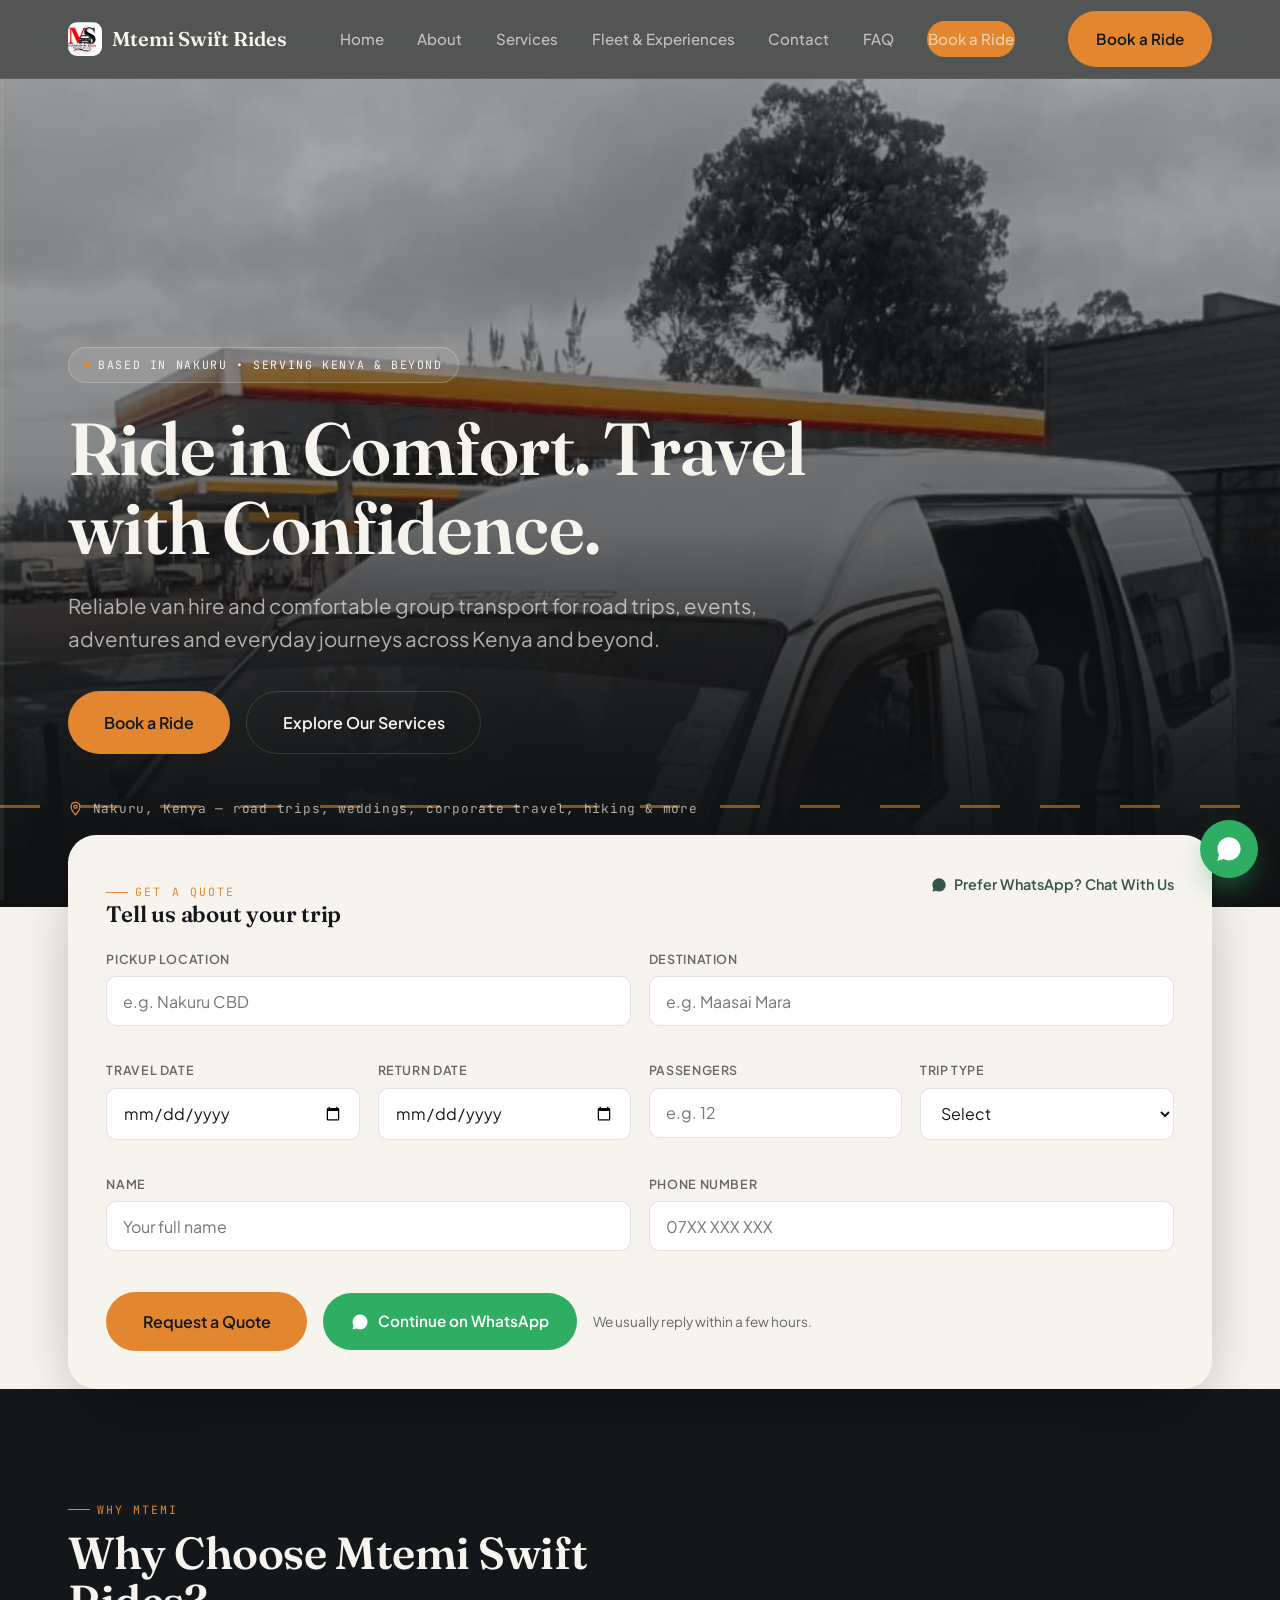
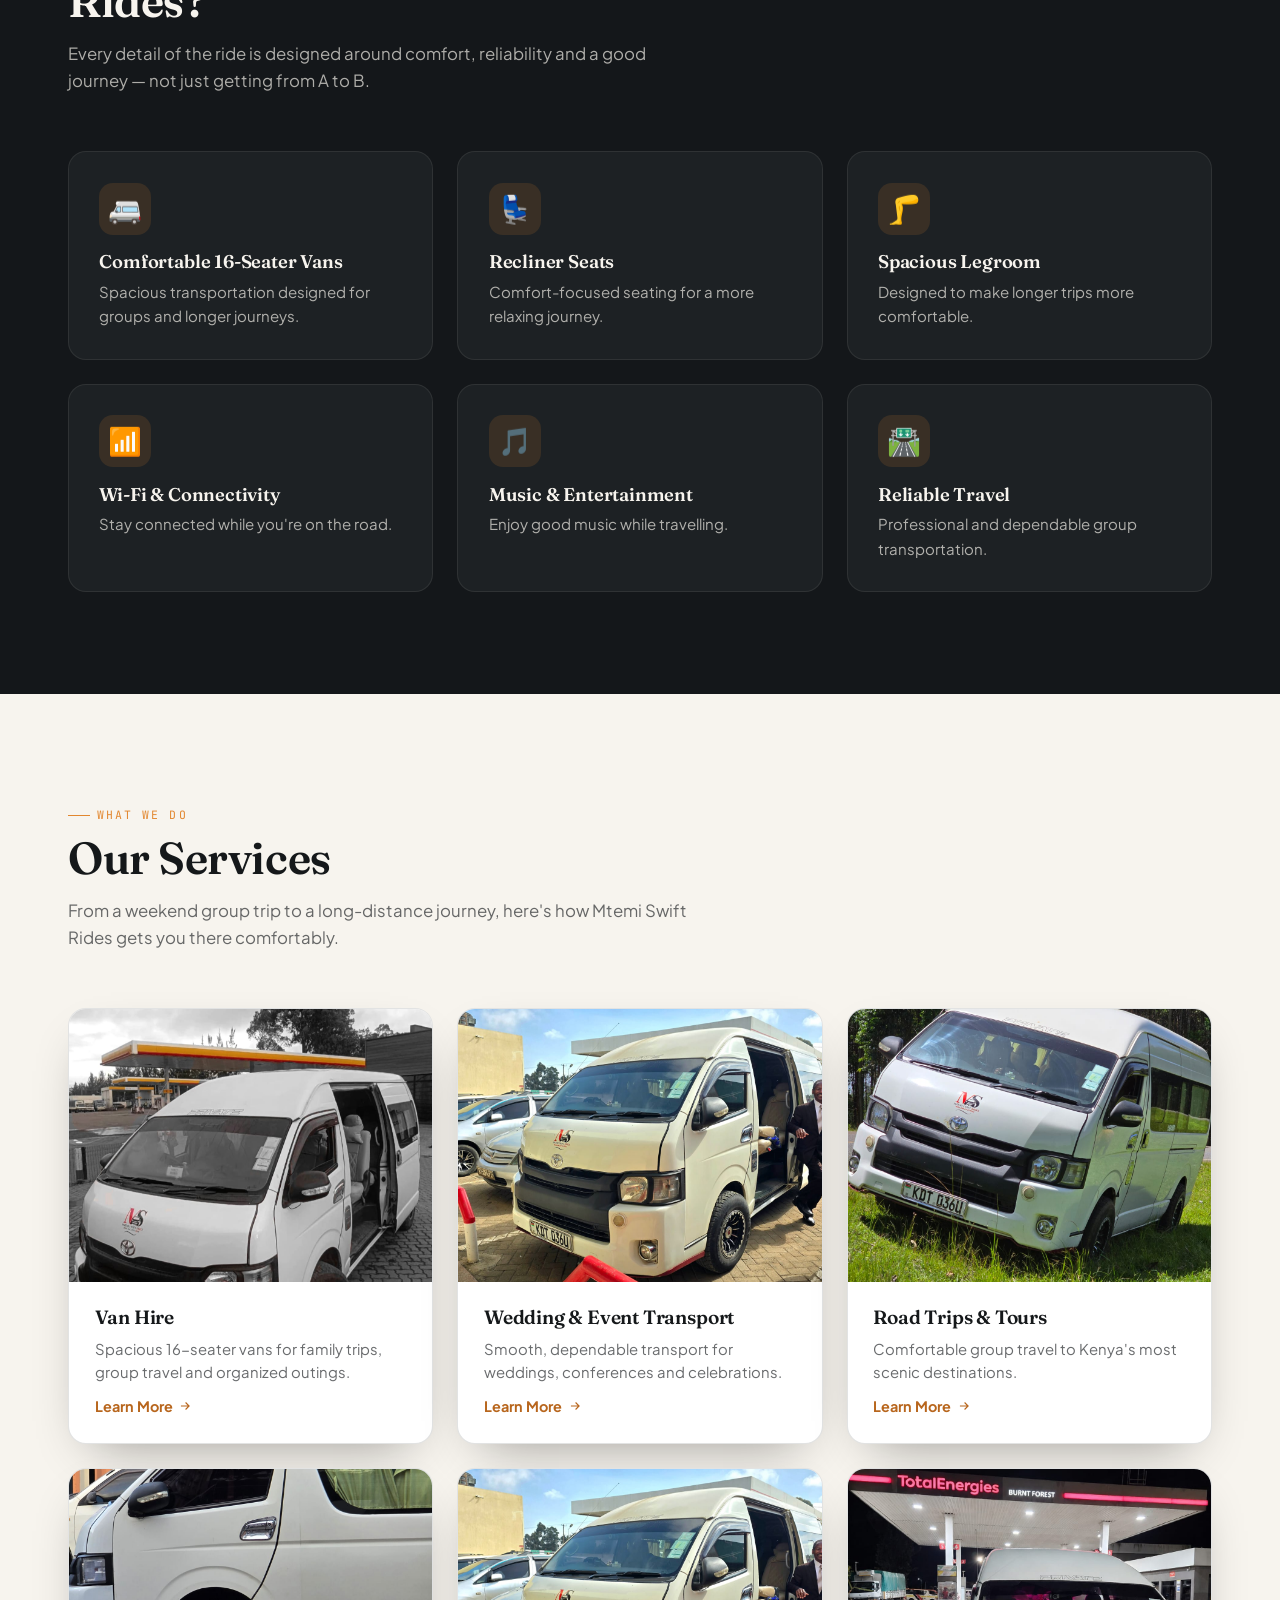
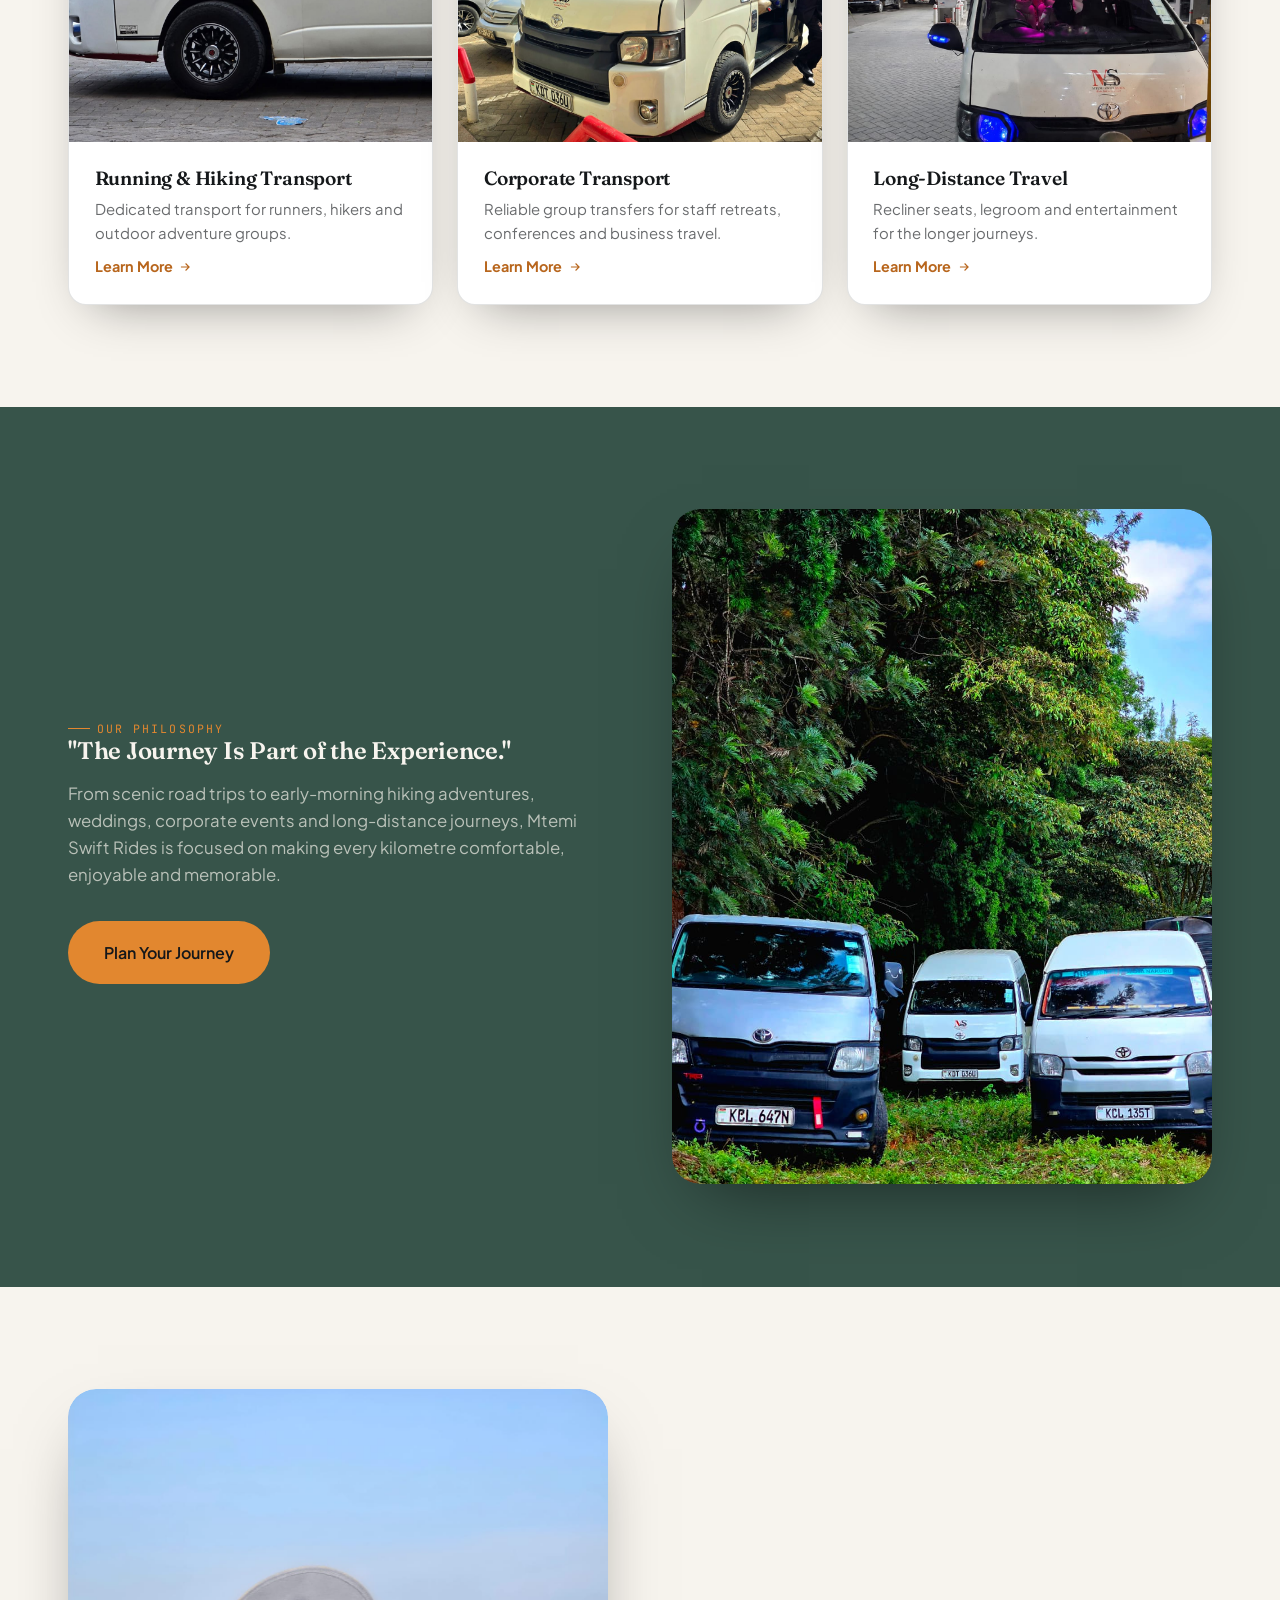
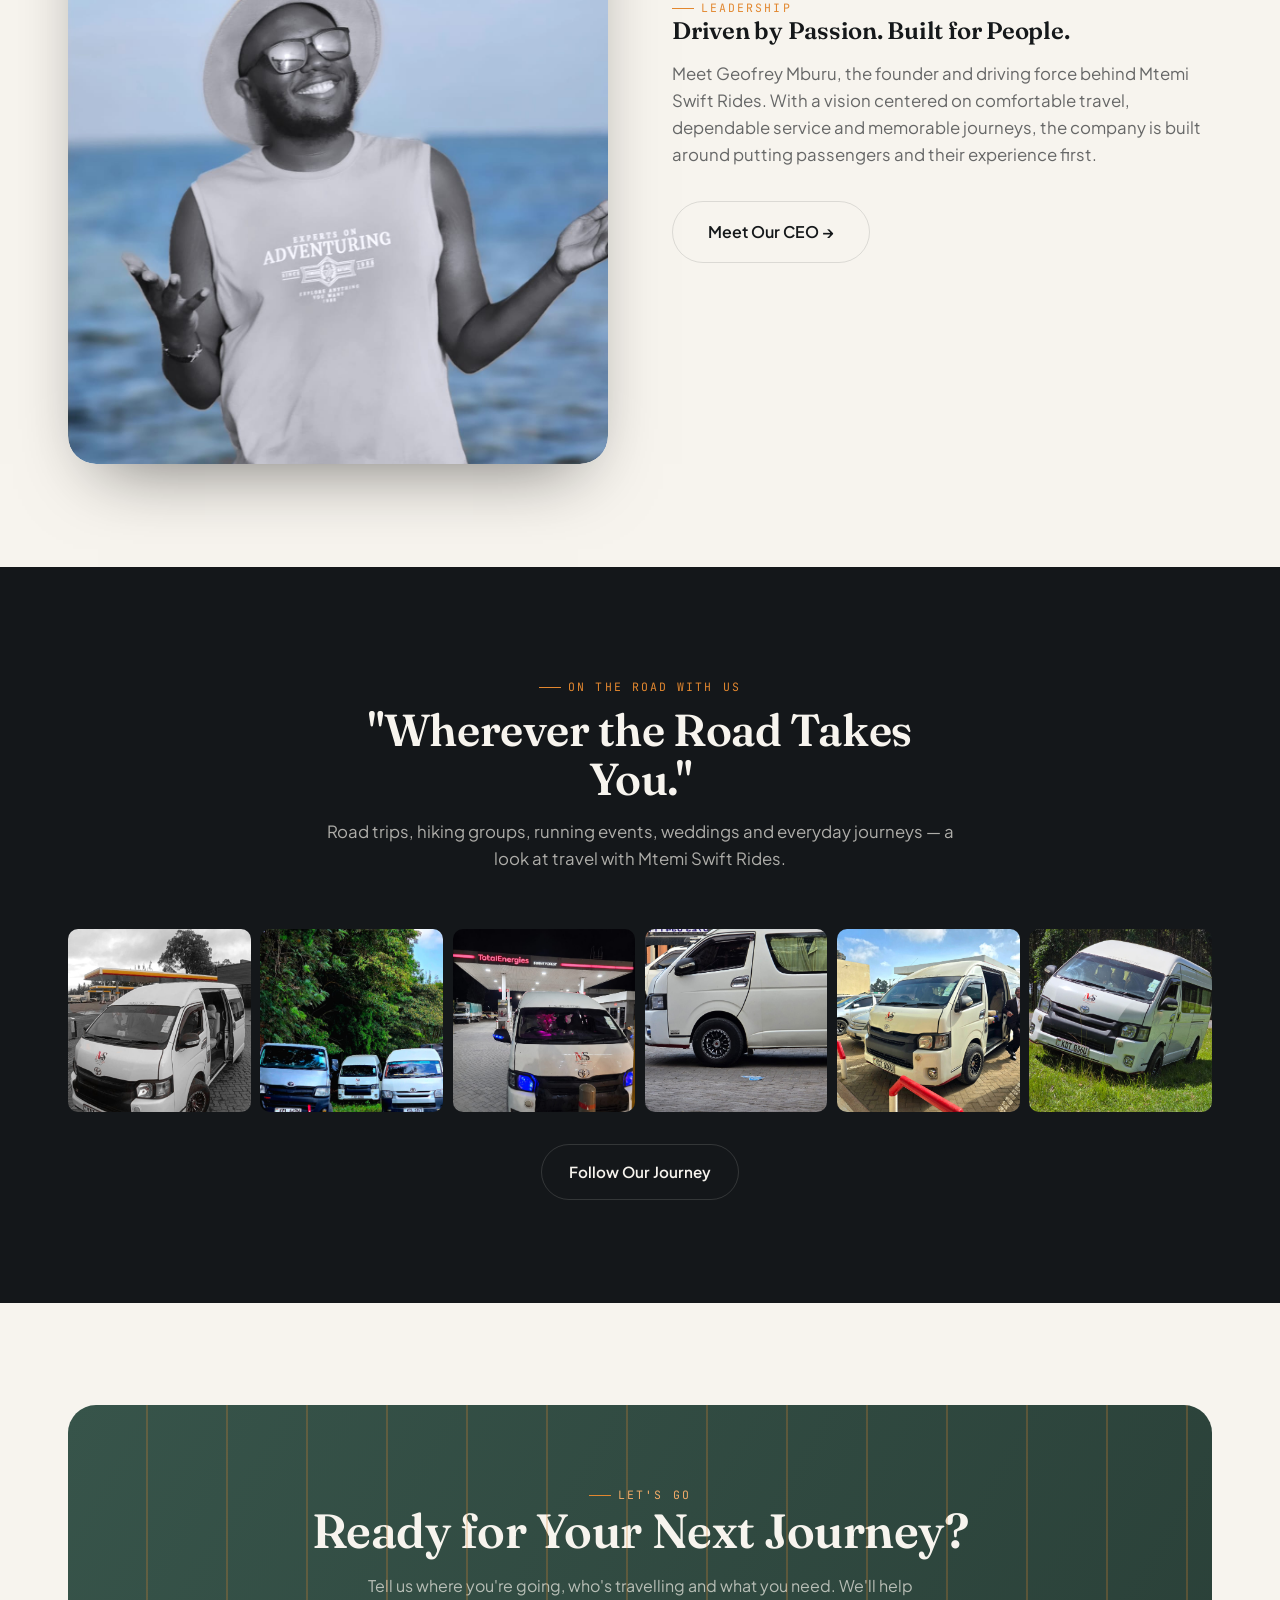
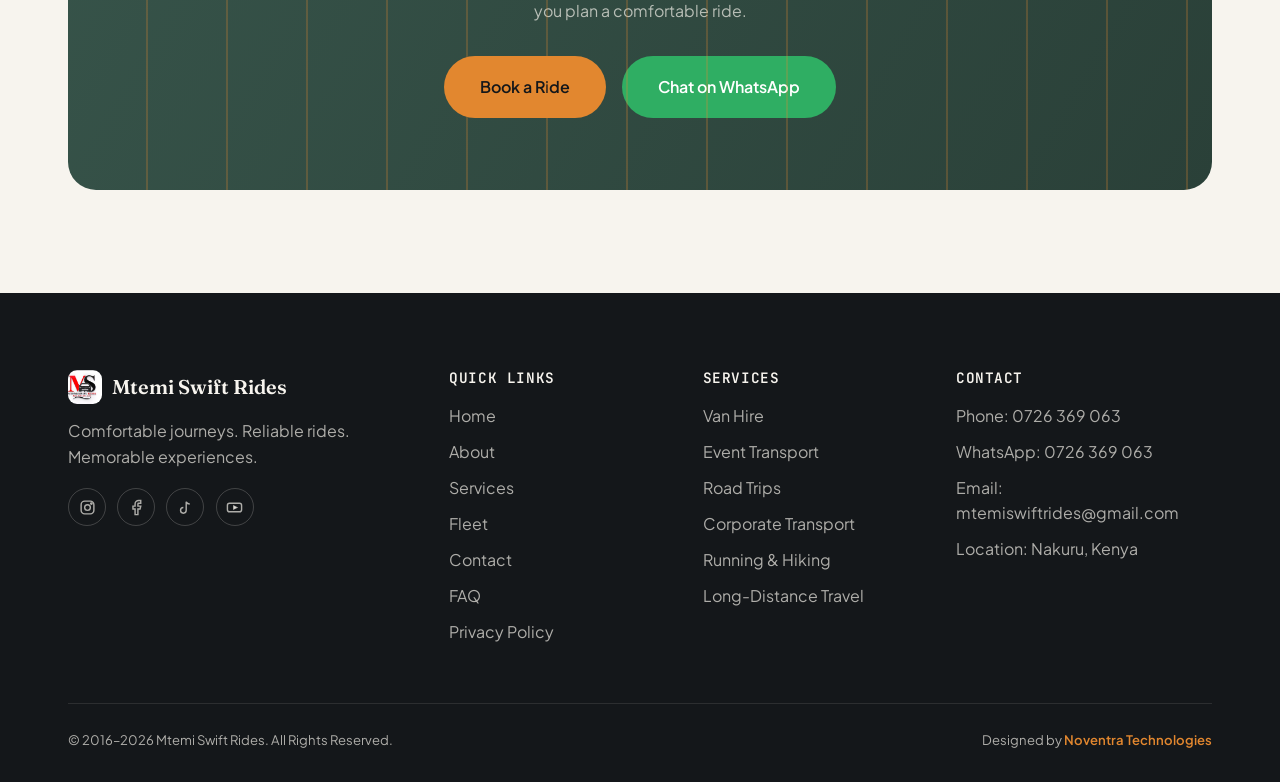
<file: index.html>
<!DOCTYPE html>
<html lang="en">
<head>
<meta charset="UTF-8" />
<meta name="viewport" content="width=device-width, initial-scale=1.0" />
<title>Mtemi Swift Rides | 16-Seater Van Hire & Group Transport in Nakuru, Kenya</title>
<meta name="description" content="Comfortable 16-seater van hire and group transport in Nakuru, Kenya. Road trips, weddings, corporate travel, hiking and running event transport, and long-distance journeys — booked in minutes." />
<meta name="keywords" content="van hire Nakuru, 16 seater van hire Nakuru, transport company Nakuru, van hire Kenya, group transport Nakuru, wedding transport Nakuru, road trip transport Kenya, hiking transport Kenya, running event transport Kenya, corporate transport Nakuru" />
<link rel="canonical" href="https://www.mtemiswiftrides.co.ke/" />
<meta property="og:type" content="website" />
<meta property="og:title" content="Mtemi Swift Rides | Comfortable Journeys. Reliable Rides. Memorable Experiences." />
<meta property="og:description" content="16-seater van hire and group transport across Kenya, based in Nakuru. Road trips, weddings, corporate travel, hiking, running events and long-distance journeys." />
<meta property="og:image" content="/assets/img/og-cover.jpg" />
<meta property="og:url" content="https://www.mtemiswiftrides.co.ke/" />
<meta name="twitter:card" content="summary_large_image" />
<link rel="preconnect" href="https://fonts.googleapis.com" />
<link rel="preconnect" href="https://fonts.gstatic.com" crossorigin />
<link href="https://fonts.googleapis.com/css2?family=Fraunces:opsz,wght@9..144,500;9..144,600;9..144,700&family=Plus+Jakarta+Sans:wght@400;500;600;700;800&family=JetBrains+Mono:wght@500&display=swap" rel="stylesheet" />
<link rel="stylesheet" href="/assets/css/style.css" />
<script type="application/ld+json">
{
  "@context": "https://schema.org",
  "@type": "TransportationCompany",
  "name": "Mtemi Swift Rides",
  "description": "16-seater van hire and group passenger transport based in Nakuru, Kenya, serving road trips, weddings, corporate travel, hiking, running events and long-distance journeys.",
  "areaServed": "Kenya",
  "address": { "@type": "PostalAddress", "addressLocality": "Nakuru", "addressCountry": "KE" },
  "url": "https://www.mtemiswiftrides.co.ke/"
}
</script>
</head>
<body>
<a href="#main" class="skip-link">Skip to content</a>

<div class="roadline-wrap" aria-hidden="true">
  <div class="roadline-track"><div class="roadline-progress"></div></div>
</div>

<!-- NAVBAR -->
<header class="navbar">
  <div class="container">
    <a href="/index.html" class="navbar-brand"><img src="/assets/img/logo.jpeg" alt="Mtemi Swift Rides logo" class="mark" /> Mtemi Swift Rides</a>
    <nav class="navbar-links" id="navLinks">
      <a href="/index.html">Home</a>
      <a href="/about.html">About</a>
      <a href="/services.html">Services</a>
      <a href="/fleet.html">Fleet &amp; Experiences</a>
      <a href="/contact.html">Contact</a>
      <a href="/faq.html">FAQ</a>
      <a href="/contact.html" class="btn btn-primary navbar-cta-mobile">Book a Ride</a>
    </nav>
    <div class="navbar-actions">
      <a href="/contact.html" class="btn btn-primary desktop-only">Book a Ride</a>
      <button class="navbar-toggle" aria-label="Toggle menu" aria-expanded="false">
        <svg viewBox="0 0 24 24" fill="none" stroke="currentColor" stroke-width="2"><path d="M3 6h18M3 12h18M3 18h18"/></svg>
      </button>
    </div>
  </div>
</header>

<main id="main">

  <!-- HERO -->
  <section class="hero">
    <div class="hero-dashes" aria-hidden="true"></div>
    <div class="hero-road" aria-hidden="true"></div>
    <div class="container hero-inner">
      <span class="hero-badge"><span class="dot"></span> Based in Nakuru • Serving Kenya &amp; Beyond</span>
      <h1>Ride in Comfort. Travel with Confidence.</h1>
      <p class="lede">Reliable van hire and comfortable group transport for road trips, events, adventures and everyday journeys across Kenya and beyond.</p>
      <div class="hero-ctas">
        <a href="/contact.html" class="btn btn-primary btn-lg">Book a Ride</a>
        <a href="/services.html" class="btn btn-outline btn-lg">Explore Our Services</a>
      </div>
      <div class="hero-meta">
        <svg viewBox="0 0 24 24" fill="none" stroke="currentColor" stroke-width="2"><path d="M12 2C8 2 5 5 5 9c0 5.25 7 13 7 13s7-7.75 7-13c0-4-3-7-7-7z"/><circle cx="12" cy="9" r="2.5"/></svg>
        Nakuru, Kenya — road trips, weddings, corporate travel, hiking &amp; more
      </div>
    </div>
  </section>

  <!-- QUICK BOOKING / ENQUIRY WIDGET -->
  <section class="container">
    <div class="booking-panel reveal">
      <div class="booking-panel-head">
        <div>
          <span class="eyebrow">Get a quote</span>
          <h3>Tell us about your trip</h3>
        </div>
        <a href="#" class="wa-link" data-whatsapp-link data-whatsapp-message="Hi Mtemi Swift Rides, I'd like a quote for a ride.">
          <svg viewBox="0 0 24 24" fill="currentColor"><path d="M12.04 2C6.58 2 2.13 6.45 2.13 11.91c0 1.71.45 3.38 1.3 4.85L2 22l5.36-1.4a9.9 9.9 0 0 0 4.68 1.19h.01c5.46 0 9.91-4.45 9.91-9.91C21.96 6.45 17.51 2 12.04 2z"/></svg>
          Prefer WhatsApp? Chat With Us
        </a>
      </div>

      <form data-booking-form novalidate>
        <div class="form-grid">
          <div class="field span-2">
            <label for="hp-pickup">Pickup Location</label>
            <input id="hp-pickup" name="pickup" type="text" placeholder="e.g. Nakuru CBD" required />
            <span class="field-error"></span>
          </div>
          <div class="field span-2">
            <label for="hp-destination">Destination</label>
            <input id="hp-destination" name="destination" type="text" placeholder="e.g. Maasai Mara" required />
            <span class="field-error"></span>
          </div>
          <div class="field">
            <label for="hp-date">Travel Date</label>
            <input id="hp-date" name="date" type="date" required />
            <span class="field-error"></span>
          </div>
          <div class="field">
            <label for="hp-return">Return Date</label>
            <input id="hp-return" name="returnDate" type="date" />
            <span class="field-error"></span>
          </div>
          <div class="field">
            <label for="hp-passengers">Passengers</label>
            <input id="hp-passengers" name="passengers" type="number" min="1" max="16" placeholder="e.g. 12" required />
            <span class="field-error"></span>
          </div>
          <div class="field">
            <label for="hp-trip">Trip Type</label>
            <select id="hp-trip" name="tripType" required>
              <option value="">Select</option>
              <option>Van Hire</option>
              <option>Road Trip</option>
              <option>Wedding/Event</option>
              <option>Corporate Transport</option>
              <option>Running Event</option>
              <option>Hiking/Adventure</option>
              <option>Long-Distance Trip</option>
              <option>Other</option>
            </select>
            <span class="field-error"></span>
          </div>
          <div class="field span-2">
            <label for="hp-name">Name</label>
            <input id="hp-name" name="name" type="text" placeholder="Your full name" required />
            <span class="field-error"></span>
          </div>
          <div class="field span-2">
            <label for="hp-phone">Phone Number</label>
            <input id="hp-phone" name="phone" type="tel" placeholder="07XX XXX XXX" required />
            <span class="field-error"></span>
          </div>
        </div>
        <div class="form-actions">
          <button type="submit" class="btn btn-primary btn-lg">Request a Quote</button>
          <a href="#" class="btn btn-whatsapp" data-wa-followup data-whatsapp-link>
            <svg viewBox="0 0 24 24" fill="currentColor" width="18" height="18"><path d="M12.04 2C6.58 2 2.13 6.45 2.13 11.91c0 1.71.45 3.38 1.3 4.85L2 22l5.36-1.4a9.9 9.9 0 0 0 4.68 1.19h.01c5.46 0 9.91-4.45 9.91-9.91C21.96 6.45 17.51 2 12.04 2z"/></svg>
            Continue on WhatsApp
          </a>
          <span class="form-note">We usually reply within a few hours.</span>
        </div>
        <div class="form-success" role="status">✓ Thanks — your enquiry has been received. We'll be in touch shortly.</div>
      </form>
    </div>
  </section>

  <!-- WHY CHOOSE US -->
  <section class="section section-dark">
    <div class="container">
      <div class="section-head reveal">
        <span class="eyebrow">Why Mtemi</span>
        <h2>Why Choose Mtemi Swift Rides?</h2>
        <p>Every detail of the ride is designed around comfort, reliability and a good journey — not just getting from A to B.</p>
      </div>
      <div class="grid grid-3">
        <div class="feature-card reveal">
          <div class="icon">🚐</div>
          <h3>Comfortable 16-Seater Vans</h3>
          <p>Spacious transportation designed for groups and longer journeys.</p>
        </div>
        <div class="feature-card reveal">
          <div class="icon">💺</div>
          <h3>Recliner Seats</h3>
          <p>Comfort-focused seating for a more relaxing journey.</p>
        </div>
        <div class="feature-card reveal">
          <div class="icon">🦵</div>
          <h3>Spacious Legroom</h3>
          <p>Designed to make longer trips more comfortable.</p>
        </div>
        <div class="feature-card reveal">
          <div class="icon">📶</div>
          <h3>Wi-Fi &amp; Connectivity</h3>
          <p>Stay connected while you're on the road.</p>
        </div>
        <div class="feature-card reveal">
          <div class="icon">🎵</div>
          <h3>Music &amp; Entertainment</h3>
          <p>Enjoy good music while travelling.</p>
        </div>
        <div class="feature-card reveal">
          <div class="icon">🛣️</div>
          <h3>Reliable Travel</h3>
          <p>Professional and dependable group transportation.</p>
        </div>
      </div>
    </div>
  </section>

  <!-- SERVICES PREVIEW -->
  <section class="section">
    <div class="container">
      <div class="section-head reveal">
        <span class="eyebrow">What we do</span>
        <h2>Our Services</h2>
        <p>From a weekend group trip to a long-distance journey, here's how Mtemi Swift Rides gets you there comfortably.</p>
      </div>
      <div class="grid grid-3">
        <article class="service-card reveal">
          <div class="media"><img src="/assets/img/van-roadside-scenic.jpeg" alt="Mtemi Swift Rides 16-seater van parked on a grassy roadside during a trip" loading="lazy" /></div>
          <div class="body">
            <h3>Van Hire</h3>
            <p>Spacious 16-seater vans for family trips, group travel and organized outings.</p>
            <a href="/services.html#van-hire" class="learn">Learn More <svg viewBox="0 0 24 24" fill="none" stroke="currentColor" stroke-width="2"><path d="M5 12h14M13 6l6 6-6 6"/></svg></a>
          </div>
        </article>
        <article class="service-card reveal">
          <div class="media"><img src="/assets/img/van-corporate-passenger.jpeg" alt="Mtemi Swift Rides van with a passenger stepping out, ready for event transport" loading="lazy" /></div>
          <div class="body">
            <h3>Wedding &amp; Event Transport</h3>
            <p>Smooth, dependable transport for weddings, conferences and celebrations.</p>
            <a href="/services.html#events" class="learn">Learn More <svg viewBox="0 0 24 24" fill="none" stroke="currentColor" stroke-width="2"><path d="M5 12h14M13 6l6 6-6 6"/></svg></a>
          </div>
        </article>
        <article class="service-card reveal">
          <div class="media"><img src="/assets/img/van-side-profile.jpeg" alt="Mtemi Swift Rides van side profile parked for a road trip" loading="lazy" /></div>
          <div class="body">
            <h3>Road Trips &amp; Tours</h3>
            <p>Comfortable group travel to Kenya's most scenic destinations.</p>
            <a href="/services.html#road-trips" class="learn">Learn More <svg viewBox="0 0 24 24" fill="none" stroke="currentColor" stroke-width="2"><path d="M5 12h14M13 6l6 6-6 6"/></svg></a>
          </div>
        </article>
        <article class="service-card reveal">
          <div class="media"><img src="/assets/img/van-interior-seats.jpeg" alt="Interior view of a Mtemi Swift Rides van with the door open" loading="lazy" /></div>
          <div class="body">
            <h3>Running &amp; Hiking Transport</h3>
            <p>Dedicated transport for runners, hikers and outdoor adventure groups.</p>
            <a href="/services.html#running-hiking" class="learn">Learn More <svg viewBox="0 0 24 24" fill="none" stroke="currentColor" stroke-width="2"><path d="M5 12h14M13 6l6 6-6 6"/></svg></a>
          </div>
        </article>
        <article class="service-card reveal">
          <div class="media"><img src="/assets/img/van-corporate-passenger.jpeg" alt="Mtemi Swift Rides van with a passenger in formal wear boarding for a corporate trip" loading="lazy" /></div>
          <div class="body">
            <h3>Corporate Transport</h3>
            <p>Reliable group transfers for staff retreats, conferences and business travel.</p>
            <a href="/services.html#corporate" class="learn">Learn More <svg viewBox="0 0 24 24" fill="none" stroke="currentColor" stroke-width="2"><path d="M5 12h14M13 6l6 6-6 6"/></svg></a>
          </div>
        </article>
        <article class="service-card reveal">
          <div class="media"><img src="/assets/img/van-night-fuel-stop.jpeg" alt="Mtemi Swift Rides van at a fuel stop during an evening journey" loading="lazy" /></div>
          <div class="body">
            <h3>Long-Distance Travel</h3>
            <p>Recliner seats, legroom and entertainment for the longer journeys.</p>
            <a href="/services.html#long-distance" class="learn">Learn More <svg viewBox="0 0 24 24" fill="none" stroke="currentColor" stroke-width="2"><path d="M5 12h14M13 6l6 6-6 6"/></svg></a>
          </div>
        </article>
      </div>
    </div>
  </section>

  <!-- THE JOURNEY IS PART OF THE EXPERIENCE -->
  <section class="section section-forest">
    <div class="container split">
      <div class="reveal">
        <span class="eyebrow">Our philosophy</span>
        <h2>"The Journey Is Part of the Experience."</h2>
        <p style="margin-top:1.1rem; color:var(--mist-on-dark); font-size:1.05rem;">From scenic road trips to early-morning hiking adventures, weddings, corporate events and long-distance journeys, Mtemi Swift Rides is focused on making every kilometre comfortable, enjoyable and memorable.</p>
        <a href="/contact.html" class="btn btn-primary btn-lg mt-2">Plan Your Journey</a>
      </div>
      <div class="img-frame reveal">
        <img src="/assets/img/van-fleet-parked.jpeg" alt="Three Mtemi Swift Rides vans parked together in the fleet yard" loading="lazy" />
      </div>
    </div>
  </section>

  <!-- CEO PREVIEW -->
  <section class="section">
    <div class="container split">
      <div class="img-frame reveal">
        <img src="/assets/img/ceo-portrait.jpeg" alt="Founder and CEO of Mtemi Swift Rides" loading="lazy" style="object-position: center 20%;" />
      </div>
      <div class="reveal">
        <span class="eyebrow">Leadership</span>
        <h2>Driven by Passion. Built for People.</h2>
        <p style="margin-top:1.1rem; color:var(--mist-on-light); font-size:1.05rem;">Meet <span data-cfg-ceo-name>[CEO/Founder Name]</span>, the founder and driving force behind Mtemi Swift Rides. With a vision centered on comfortable travel, dependable service and memorable journeys, the company is built around putting passengers and their experience first.</p>
        <a href="/about.html#founder" class="btn btn-outline-dark btn-lg mt-2">Meet Our CEO →</a>
      </div>
    </div>
  </section>

  <!-- TRAVEL WITH MTEMI / SOCIAL STRIP -->
  <section class="section section-dark">
    <div class="container">
      <div class="section-head center reveal" style="margin-left:auto;margin-right:auto;">
        <span class="eyebrow">On the road with us</span>
        <h2>"Wherever the Road Takes You."</h2>
        <p>Road trips, hiking groups, running events, weddings and everyday journeys — a look at travel with Mtemi Swift Rides.</p>
      </div>
      <div class="social-strip reveal">
        <div class="tile"><img src="/assets/img/van-roadside-scenic.jpeg" alt="Mtemi Swift Rides van parked on a scenic roadside" loading="lazy" /></div>
        <div class="tile"><img src="/assets/img/van-fleet-parked.jpeg" alt="Mtemi Swift Rides fleet of vans parked together" loading="lazy" /></div>
        <div class="tile"><img src="/assets/img/van-night-fuel-stop.jpeg" alt="Mtemi Swift Rides van at a fuel stop at night" loading="lazy" /></div>
        <div class="tile"><img src="/assets/img/van-interior-seats.jpeg" alt="Open door view of a Mtemi Swift Rides van interior" loading="lazy" /></div>
        <div class="tile"><img src="/assets/img/van-corporate-passenger.jpeg" alt="Passenger boarding a Mtemi Swift Rides van for a corporate trip" loading="lazy" /></div>
        <div class="tile"><img src="/assets/img/van-side-profile.jpeg" alt="Side profile of a Mtemi Swift Rides van" loading="lazy" /></div>
      </div>
      <div class="text-center mt-2 reveal">
        <a href="#" data-cfg-ig class="btn btn-outline">Follow Our Journey</a>
      </div>
    </div>
  </section>

  <!-- FINAL HOME CTA -->
  <section class="section">
    <div class="container">
      <div class="cta-band reveal">
        <span class="eyebrow" style="color:var(--amber-light)">Let's go</span>
        <h2>Ready for Your Next Journey?</h2>
        <p>Tell us where you're going, who's travelling and what you need. We'll help you plan a comfortable ride.</p>
        <div class="cta-actions">
          <a href="/contact.html" class="btn btn-primary btn-lg">Book a Ride</a>
          <a href="#" class="btn btn-whatsapp btn-lg" data-whatsapp-link>Chat on WhatsApp</a>
        </div>
      </div>
    </div>
  </section>

</main>

<!-- FOOTER -->
<footer class="footer">
  <div class="container">
    <div class="footer-grid">
      <div class="footer-brand">
        <a href="/index.html" class="navbar-brand"><img src="/assets/img/logo.jpeg" alt="Mtemi Swift Rides logo" class="mark" /> Mtemi Swift Rides</a>
        <p>Comfortable journeys. Reliable rides. Memorable experiences.</p>
        <div class="footer-social">
          <a href="#" data-cfg-ig aria-label="Instagram" target="_blank" rel="noopener"><svg viewBox="0 0 24 24" fill="none" stroke="currentColor" stroke-width="2"><rect x="3" y="3" width="18" height="18" rx="5"/><circle cx="12" cy="12" r="4"/><circle cx="17.5" cy="6.5" r="1"/></svg></a>
          <a href="#" data-cfg-fb aria-label="Facebook" target="_blank" rel="noopener"><svg viewBox="0 0 24 24" fill="none" stroke="currentColor" stroke-width="2"><path d="M18 2h-3a5 5 0 0 0-5 5v3H7v4h3v8h4v-8h3l1-4h-4V7a1 1 0 0 1 1-1h3z"/></svg></a>
          <a href="#" data-cfg-tiktok aria-label="TikTok" target="_blank" rel="noopener"><svg viewBox="0 0 24 24" fill="none" stroke="currentColor" stroke-width="2"><path d="M9 12a4 4 0 1 0 4 4V4c1 2 3 3 5 3"/></svg></a>
          <a href="#" data-cfg-yt aria-label="YouTube" target="_blank" rel="noopener"><svg viewBox="0 0 24 24" fill="none" stroke="currentColor" stroke-width="2"><rect x="2" y="6" width="20" height="12" rx="3"/><path d="M11 10l4 2-4 2z" fill="currentColor"/></svg></a>
        </div>
      </div>
      <div>
        <h4>Quick Links</h4>
        <ul class="footer-links">
          <li><a href="/index.html">Home</a></li>
          <li><a href="/about.html">About</a></li>
          <li><a href="/services.html">Services</a></li>
          <li><a href="/fleet.html">Fleet</a></li>
          <li><a href="/contact.html">Contact</a></li>
          <li><a href="/faq.html">FAQ</a></li>
          <li><a href="/privacy.html">Privacy Policy</a></li>
        </ul>
      </div>
      <div>
        <h4>Services</h4>
        <ul class="footer-links">
          <li><a href="/services.html#van-hire">Van Hire</a></li>
          <li><a href="/services.html#events">Event Transport</a></li>
          <li><a href="/services.html#road-trips">Road Trips</a></li>
          <li><a href="/services.html#corporate">Corporate Transport</a></li>
          <li><a href="/services.html#running-hiking">Running &amp; Hiking</a></li>
          <li><a href="/services.html#long-distance">Long-Distance Travel</a></li>
        </ul>
      </div>
      <div>
        <h4>Contact</h4>
        <ul class="footer-links">
          <li>Phone: <a data-cfg-phone-href href="#"><span data-cfg-phone>[PHONE NUMBER]</span></a></li>
          <li>WhatsApp: <a href="#" data-whatsapp-link><span data-cfg-whatsapp>[WHATSAPP NUMBER]</span></a></li>
          <li>Email: <a data-cfg-email-href href="#"><span data-cfg-email>[EMAIL ADDRESS]</span></a></li>
          <li>Location: <span data-cfg-location>Nakuru, Kenya</span></li>
        </ul>
      </div>
    </div>
    <div class="footer-bottom">
      <span>© 2016–<span data-year>2026</span> Mtemi Swift Rides. All Rights Reserved.</span>
      <span class="footer-credit">Designed by <a href="https://diffre.github.io/noventra-website/" target="_blank" rel="noopener">Noventra Technologies</a></span>
    </div>
  </div>
</footer>

<a href="#" class="wa-float" data-whatsapp-link aria-label="Chat on WhatsApp">
  <svg viewBox="0 0 24 24" fill="currentColor"><path d="M12.04 2C6.58 2 2.13 6.45 2.13 11.91c0 1.71.45 3.38 1.3 4.85L2 22l5.36-1.4a9.9 9.9 0 0 0 4.68 1.19h.01c5.46 0 9.91-4.45 9.91-9.91C21.96 6.45 17.51 2 12.04 2z"/></svg>
</a>

<script src="/assets/js/config.js"></script>
<script src="/assets/js/main.js"></script>
<script src="/assets/js/booking-form.js"></script>
</body>
</html>
</file>
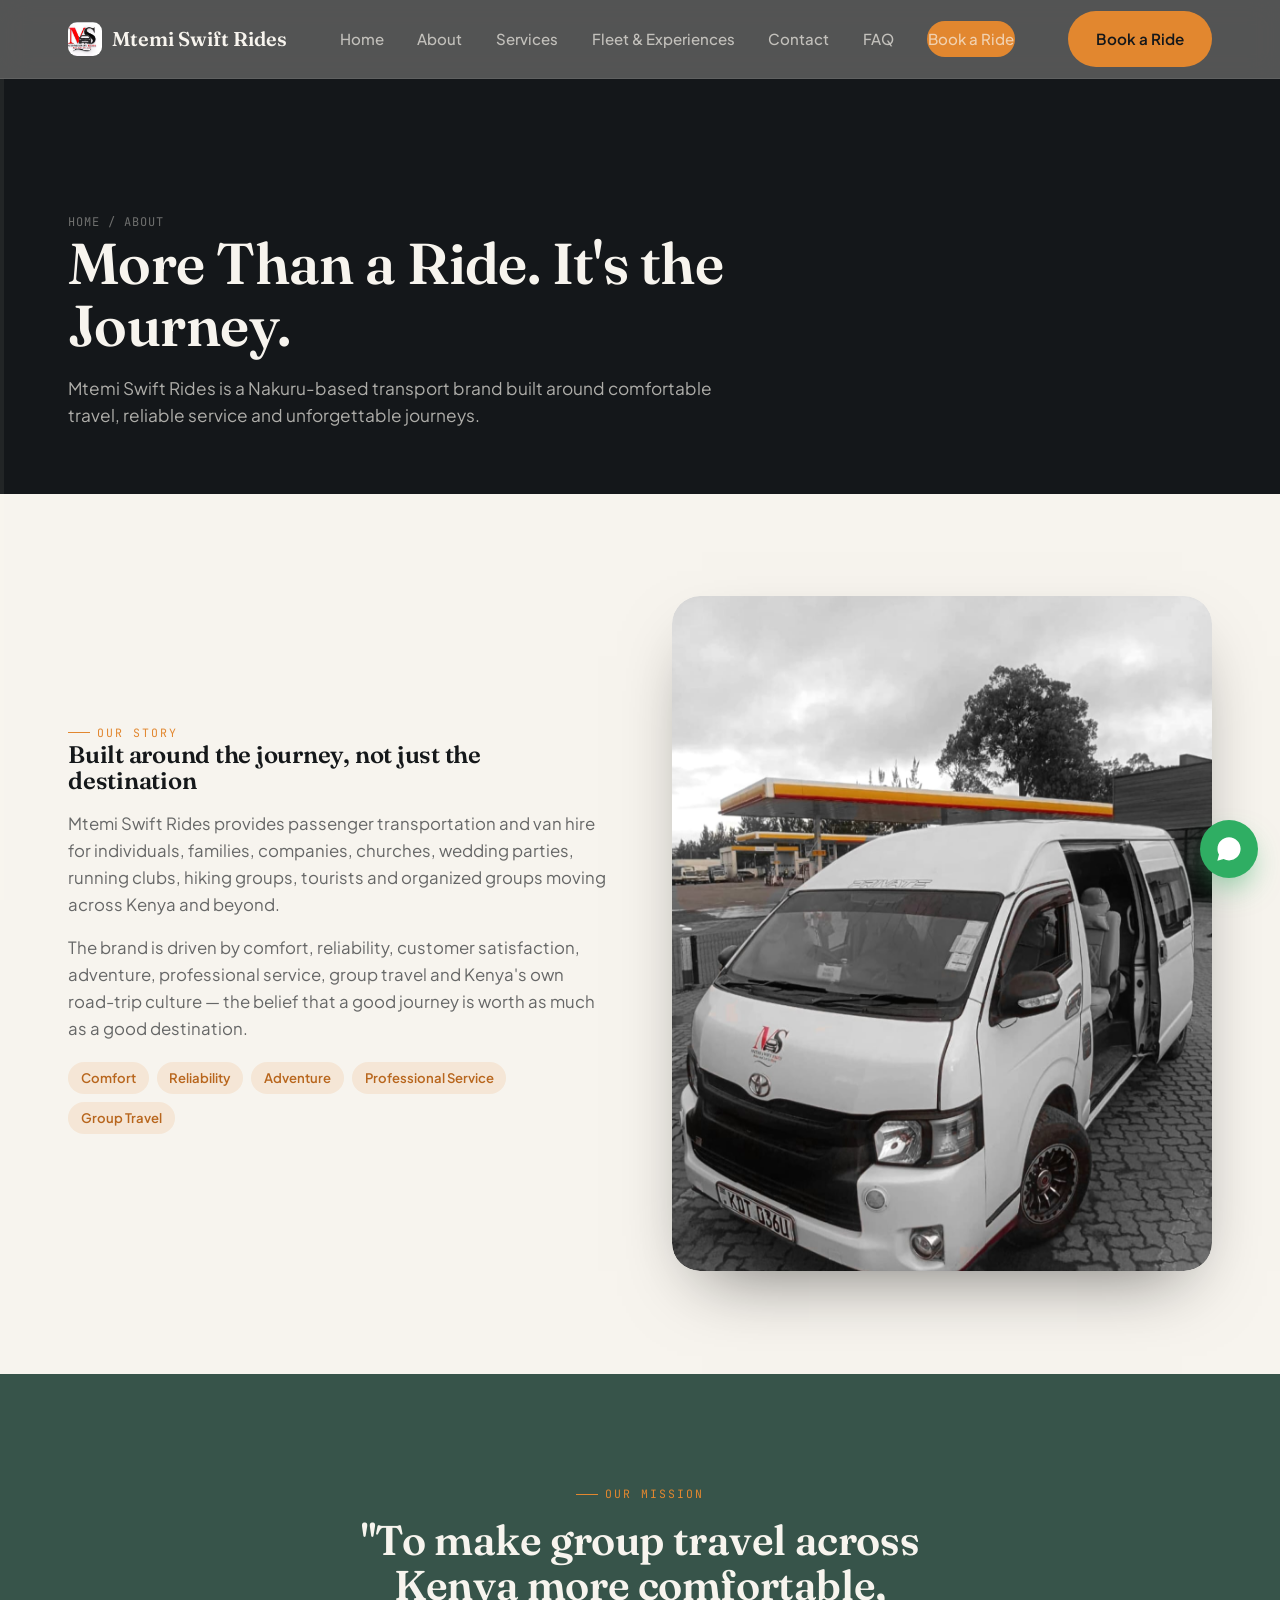
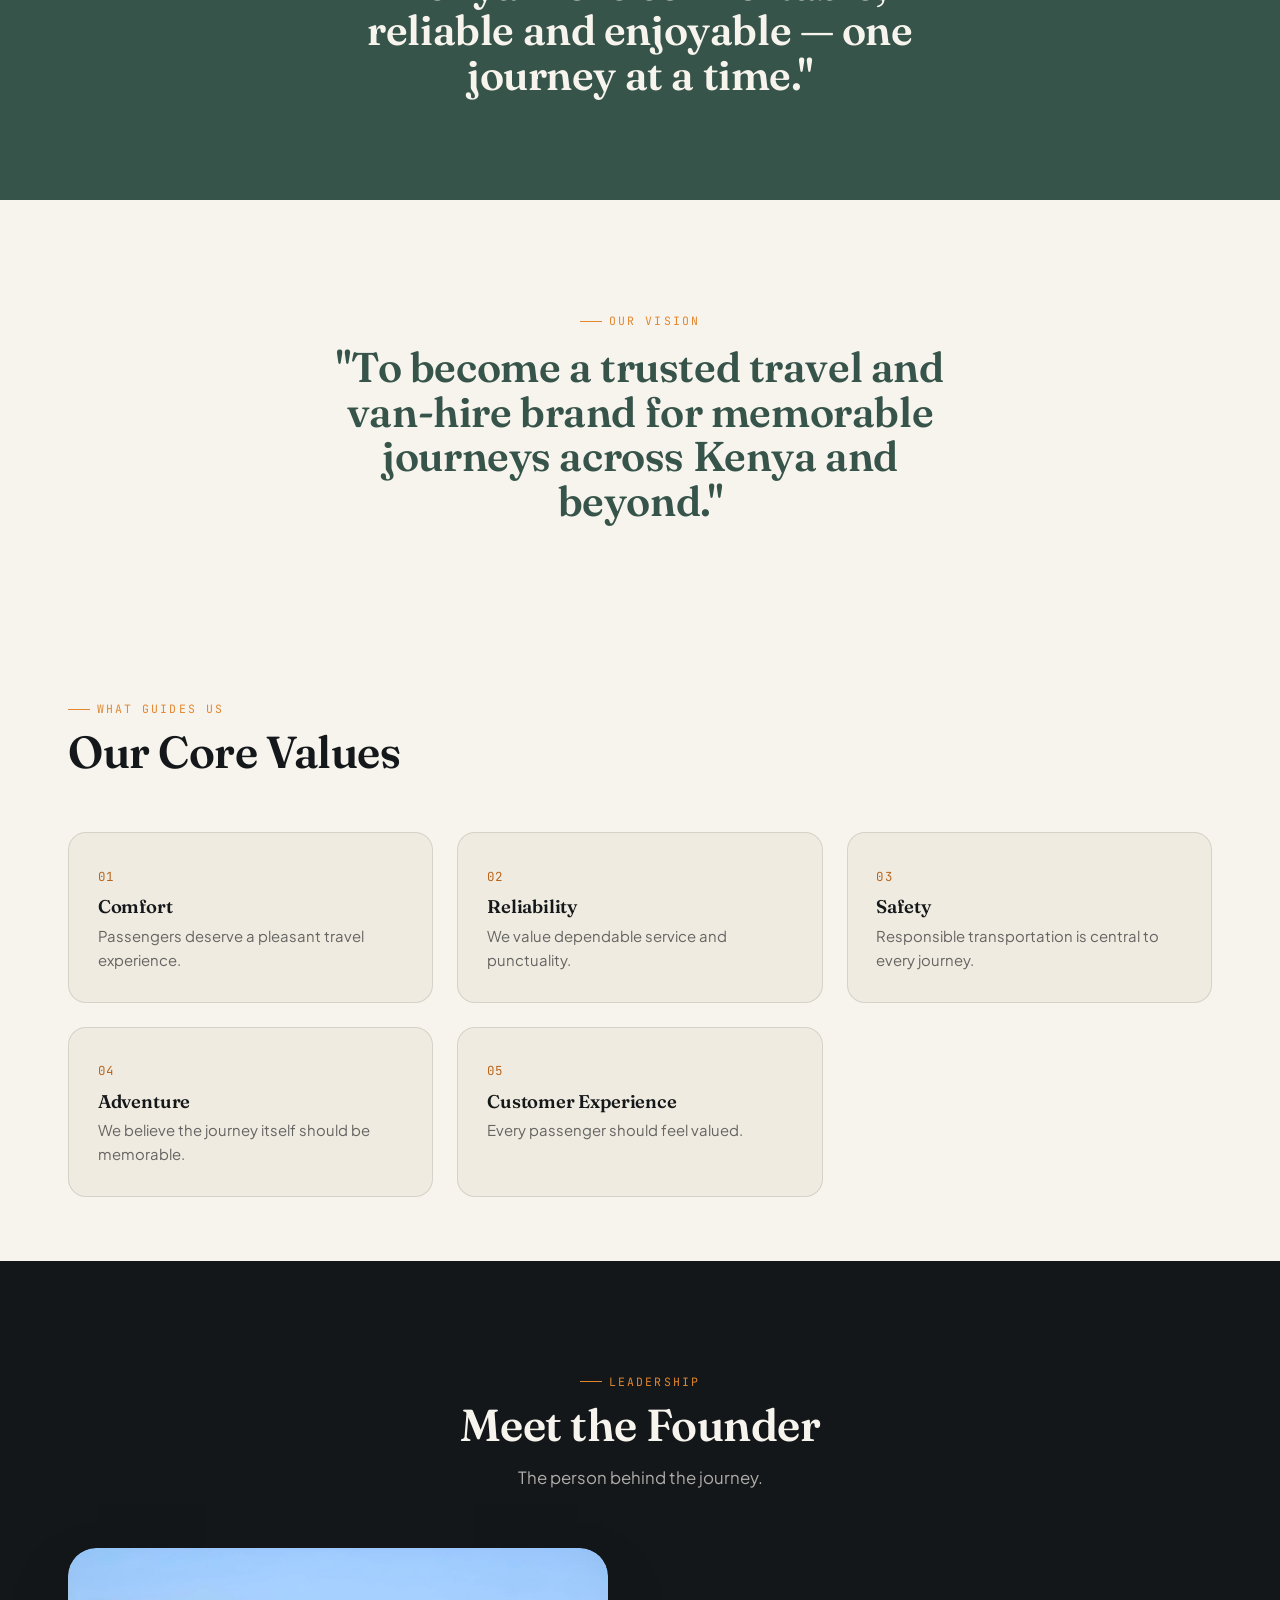
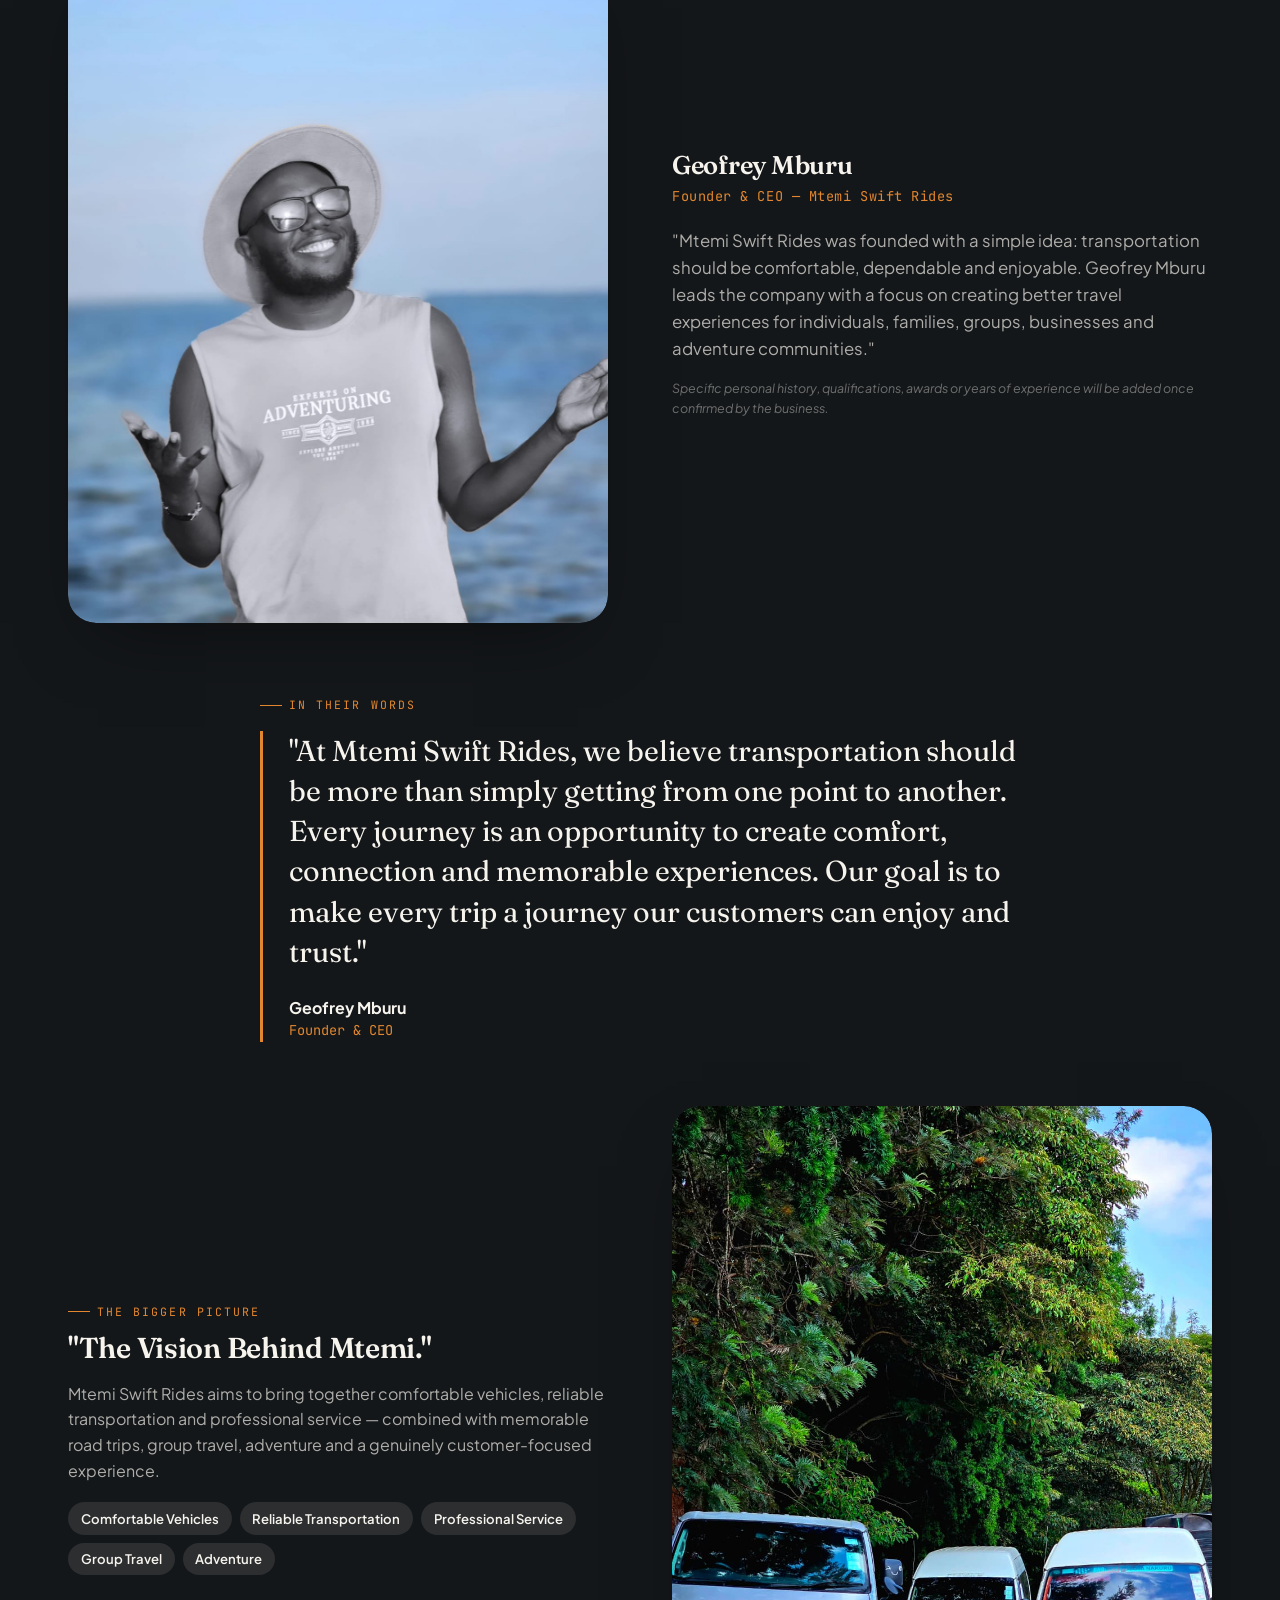
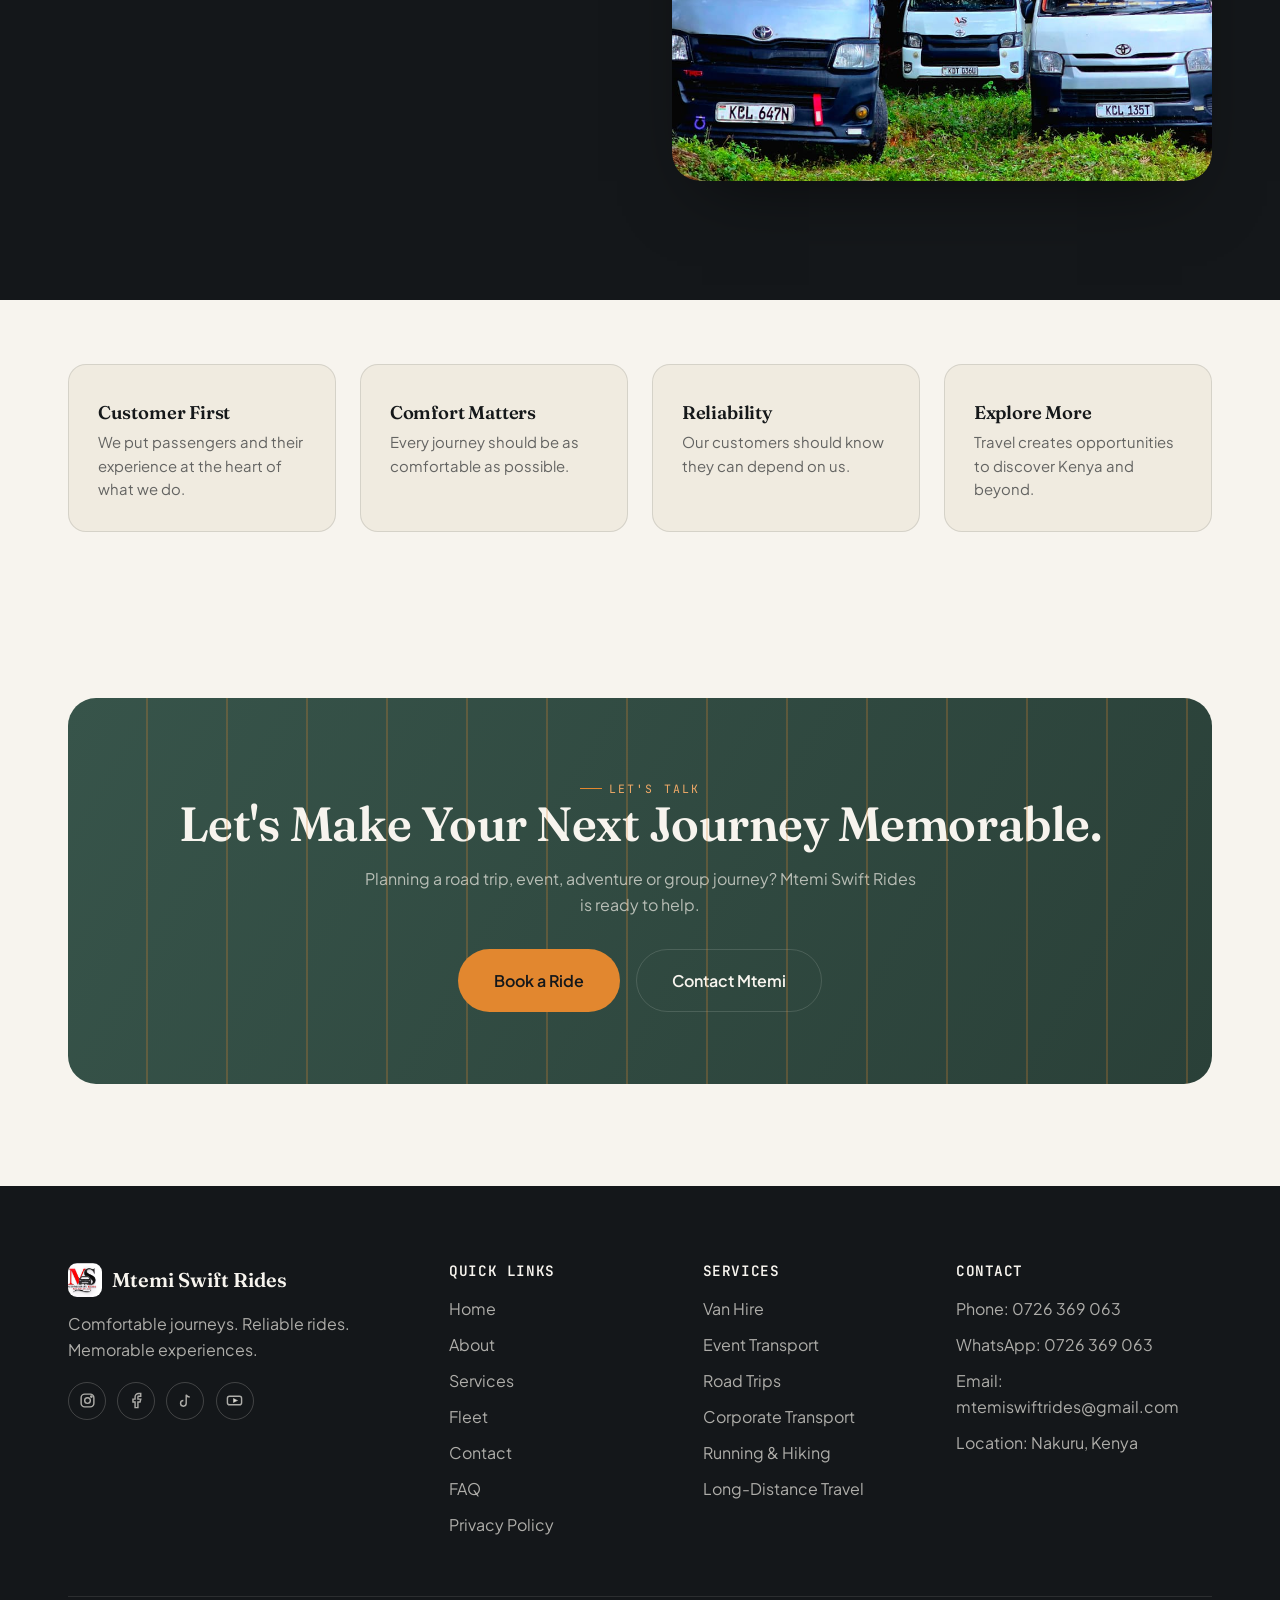
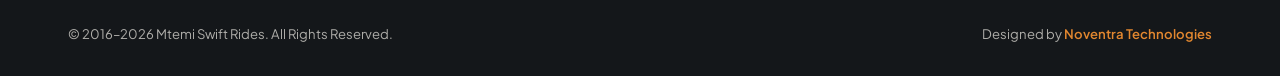
<file: about.html>
<!DOCTYPE html>
<html lang="en">
<head>
<meta charset="UTF-8" />
<meta name="viewport" content="width=device-width, initial-scale=1.0" />
<title>About Mtemi Swift Rides | Nakuru-Based Van Hire &amp; Group Transport</title>
<meta name="description" content="Mtemi Swift Rides is a Nakuru-based transport brand built around comfortable travel, reliable service and memorable journeys. Meet the team behind the wheel." />
<link rel="canonical" href="https://www.mtemiswiftrides.co.ke/about.html" />
<meta property="og:type" content="website" />
<meta property="og:title" content="About Mtemi Swift Rides" />
<meta property="og:description" content="More than a ride. It's the journey. Meet the Nakuru-based team behind Mtemi Swift Rides." />
<meta property="og:url" content="https://www.mtemiswiftrides.co.ke/about.html" />
<link rel="preconnect" href="https://fonts.googleapis.com" />
<link rel="preconnect" href="https://fonts.gstatic.com" crossorigin />
<link href="https://fonts.googleapis.com/css2?family=Fraunces:opsz,wght@9..144,500;9..144,600;9..144,700&family=Plus+Jakarta+Sans:wght@400;500;600;700;800&family=JetBrains+Mono:wght@500&display=swap" rel="stylesheet" />
<link rel="stylesheet" href="/assets/css/style.css" />
</head>
<body>
<a href="#main" class="skip-link">Skip to content</a>
<div class="roadline-wrap" aria-hidden="true"><div class="roadline-track"><div class="roadline-progress"></div></div></div>

<header class="navbar">
  <div class="container">
    <a href="/index.html" class="navbar-brand"><img src="/assets/img/logo.jpeg" alt="Mtemi Swift Rides logo" class="mark" /> Mtemi Swift Rides</a>
    <nav class="navbar-links" id="navLinks">
      <a href="/index.html">Home</a>
      <a href="/about.html">About</a>
      <a href="/services.html">Services</a>
      <a href="/fleet.html">Fleet &amp; Experiences</a>
      <a href="/contact.html">Contact</a>
      <a href="/faq.html">FAQ</a>
      <a href="/contact.html" class="btn btn-primary navbar-cta-mobile">Book a Ride</a>
    </nav>
    <div class="navbar-actions">
      <a href="/contact.html" class="btn btn-primary desktop-only">Book a Ride</a>
      <button class="navbar-toggle" aria-label="Toggle menu" aria-expanded="false">
        <svg viewBox="0 0 24 24" fill="none" stroke="currentColor" stroke-width="2"><path d="M3 6h18M3 12h18M3 18h18"/></svg>
      </button>
    </div>
  </div>
</header>

<main id="main">

  <!-- HERO -->
  <section class="page-hero-simple">
    <div class="container">
      <span class="breadcrumb">Home / About</span>
      <h1>More Than a Ride. It's the Journey.</h1>
      <p>Mtemi Swift Rides is a Nakuru-based transport brand built around comfortable travel, reliable service and unforgettable journeys.</p>
    </div>
  </section>

  <!-- OUR STORY -->
  <section class="section">
    <div class="container split">
      <div class="reveal">
        <span class="eyebrow">Our story</span>
        <h2>Built around the journey, not just the destination</h2>
        <p style="margin-top:1.1rem; color:var(--mist-on-light); font-size:1.05rem;">Mtemi Swift Rides provides passenger transportation and van hire for individuals, families, companies, churches, wedding parties, running clubs, hiking groups, tourists and organized groups moving across Kenya and beyond.</p>
        <p style="margin-top:1rem; color:var(--mist-on-light); font-size:1.05rem;">The brand is driven by comfort, reliability, customer satisfaction, adventure, professional service, group travel and Kenya's own road-trip culture — the belief that a good journey is worth as much as a good destination.</p>
        <div class="tag-list">
          <span>Comfort</span><span>Reliability</span><span>Adventure</span><span>Professional Service</span><span>Group Travel</span>
        </div>
      </div>
      <div class="img-frame reveal">
        <img src="/assets/img/van-roadside-scenic.jpeg" alt="Mtemi Swift Rides van parked on a scenic Kenyan roadside" loading="lazy" />
      </div>
    </div>
  </section>

  <!-- MISSION -->
  <section class="section section-forest">
    <div class="container text-center">
      <span class="eyebrow" style="justify-content:center;">Our mission</span>
      <h2 class="reveal" style="max-width:22ch; margin:0.9rem auto 0; font-size:clamp(1.8rem,3.6vw,2.6rem);">"To make group travel across Kenya more comfortable, reliable and enjoyable — one journey at a time."</h2>
    </div>
  </section>

  <!-- VISION -->
  <section class="section">
    <div class="container text-center">
      <span class="eyebrow" style="justify-content:center;">Our vision</span>
      <h2 class="reveal" style="max-width:24ch; margin:0.9rem auto 0; font-size:clamp(1.8rem,3.6vw,2.6rem); color:var(--forest);">"To become a trusted travel and van-hire brand for memorable journeys across Kenya and beyond."</h2>
    </div>
  </section>

  <!-- CORE VALUES -->
  <section class="section section-tight">
    <div class="container">
      <div class="section-head reveal">
        <span class="eyebrow">What guides us</span>
        <h2>Our Core Values</h2>
      </div>
      <div class="grid grid-3">
        <div class="value-card reveal"><span class="num">01</span><h3>Comfort</h3><p>Passengers deserve a pleasant travel experience.</p></div>
        <div class="value-card reveal"><span class="num">02</span><h3>Reliability</h3><p>We value dependable service and punctuality.</p></div>
        <div class="value-card reveal"><span class="num">03</span><h3>Safety</h3><p>Responsible transportation is central to every journey.</p></div>
        <div class="value-card reveal"><span class="num">04</span><h3>Adventure</h3><p>We believe the journey itself should be memorable.</p></div>
        <div class="value-card reveal"><span class="num">05</span><h3>Customer Experience</h3><p>Every passenger should feel valued.</p></div>
      </div>
    </div>
  </section>

  <!-- FULL CEO SECTION -->
  <section class="section section-dark" id="founder">
    <div class="container">
      <div class="section-head center reveal" style="margin-left:auto;margin-right:auto;">
        <span class="eyebrow">Leadership</span>
        <h2>Meet the Founder</h2>
        <p>The person behind the journey.</p>
      </div>

      <div class="split reveal" style="margin-bottom:4rem;">
        <div class="img-frame">
          <img src="/assets/img/ceo-portrait.jpeg" alt="Founder and CEO of Mtemi Swift Rides" loading="lazy" style="object-position:center 20%;" />
        </div>
        <div>
          <h3 style="font-size:1.6rem; color:var(--cream);" data-cfg-ceo-name>[CEO/Founder Name]</h3>
          <p style="font-family:var(--font-mono); font-size:0.85rem; letter-spacing:0.04em; color:var(--amber); margin-top:0.4rem;">Founder &amp; CEO — Mtemi Swift Rides</p>
          <p style="margin-top:1.3rem; color:var(--mist-on-dark); font-size:1.05rem;">"Mtemi Swift Rides was founded with a simple idea: transportation should be comfortable, dependable and enjoyable. <span data-cfg-ceo-name>[CEO/Founder Name]</span> leads the company with a focus on creating better travel experiences for individuals, families, groups, businesses and adventure communities."</p>
          <p class="placeholder-note" style="margin-top:1rem; color:var(--mist-on-dark-soft);">Specific personal history, qualifications, awards or years of experience will be added once confirmed by the business.</p>
        </div>
      </div>

      <!-- CEO MESSAGE -->
      <div class="reveal" style="max-width:760px; margin:0 auto 4rem;">
        <span class="eyebrow">In their words</span>
        <div class="quote-block mt-1">
          <p>"At Mtemi Swift Rides, we believe transportation should be more than simply getting from one point to another. Every journey is an opportunity to create comfort, connection and memorable experiences. Our goal is to make every trip a journey our customers can enjoy and trust."</p>
          <div class="quote-sign">
            <strong data-cfg-ceo-name>[CEO/Founder Name]</strong>
            Founder &amp; CEO
          </div>
        </div>
      </div>

      <!-- VISION BEHIND MTEMI -->
      <div class="split reveal" style="margin-bottom:1rem;">
        <div>
          <span class="eyebrow">The bigger picture</span>
          <h3 style="color:var(--cream); font-size:1.8rem; margin-top:0.7rem;">"The Vision Behind Mtemi."</h3>
          <p style="margin-top:1.1rem; color:var(--mist-on-dark);">Mtemi Swift Rides aims to bring together comfortable vehicles, reliable transportation and professional service — combined with memorable road trips, group travel, adventure and a genuinely customer-focused experience.</p>
          <div class="tag-list">
            <span>Comfortable Vehicles</span><span>Reliable Transportation</span><span>Professional Service</span><span>Group Travel</span><span>Adventure</span>
          </div>
        </div>
        <div class="img-frame">
          <img src="/assets/img/van-fleet-parked.jpeg" alt="Mtemi Swift Rides fleet of vans parked together" loading="lazy" />
        </div>
      </div>
    </div>
  </section>

  <!-- FOUNDER VALUES -->
  <section class="section section-tight">
    <div class="container">
      <div class="grid grid-4">
        <div class="value-card reveal"><h3>Customer First</h3><p>We put passengers and their experience at the heart of what we do.</p></div>
        <div class="value-card reveal"><h3>Comfort Matters</h3><p>Every journey should be as comfortable as possible.</p></div>
        <div class="value-card reveal"><h3>Reliability</h3><p>Our customers should know they can depend on us.</p></div>
        <div class="value-card reveal"><h3>Explore More</h3><p>Travel creates opportunities to discover Kenya and beyond.</p></div>
      </div>
    </div>
  </section>

  <!-- CEO CTA -->
  <section class="section">
    <div class="container">
      <div class="cta-band reveal">
        <span class="eyebrow" style="color:var(--amber-light)">Let's talk</span>
        <h2>Let's Make Your Next Journey Memorable.</h2>
        <p>Planning a road trip, event, adventure or group journey? Mtemi Swift Rides is ready to help.</p>
        <div class="cta-actions">
          <a href="/contact.html" class="btn btn-primary btn-lg">Book a Ride</a>
          <a href="/contact.html" class="btn btn-outline btn-lg">Contact Mtemi</a>
        </div>
      </div>
    </div>
  </section>

</main>

<footer class="footer">
  <div class="container">
    <div class="footer-grid">
      <div class="footer-brand">
        <a href="/index.html" class="navbar-brand"><img src="/assets/img/logo.jpeg" alt="Mtemi Swift Rides logo" class="mark" /> Mtemi Swift Rides</a>
        <p>Comfortable journeys. Reliable rides. Memorable experiences.</p>
        <div class="footer-social">
          <a href="#" data-cfg-ig aria-label="Instagram" target="_blank" rel="noopener"><svg viewBox="0 0 24 24" fill="none" stroke="currentColor" stroke-width="2"><rect x="3" y="3" width="18" height="18" rx="5"/><circle cx="12" cy="12" r="4"/><circle cx="17.5" cy="6.5" r="1"/></svg></a>
          <a href="#" data-cfg-fb aria-label="Facebook" target="_blank" rel="noopener"><svg viewBox="0 0 24 24" fill="none" stroke="currentColor" stroke-width="2"><path d="M18 2h-3a5 5 0 0 0-5 5v3H7v4h3v8h4v-8h3l1-4h-4V7a1 1 0 0 1 1-1h3z"/></svg></a>
          <a href="#" data-cfg-tiktok aria-label="TikTok" target="_blank" rel="noopener"><svg viewBox="0 0 24 24" fill="none" stroke="currentColor" stroke-width="2"><path d="M9 12a4 4 0 1 0 4 4V4c1 2 3 3 5 3"/></svg></a>
          <a href="#" data-cfg-yt aria-label="YouTube" target="_blank" rel="noopener"><svg viewBox="0 0 24 24" fill="none" stroke="currentColor" stroke-width="2"><rect x="2" y="6" width="20" height="12" rx="3"/><path d="M11 10l4 2-4 2z" fill="currentColor"/></svg></a>
        </div>
      </div>
      <div><h4>Quick Links</h4>
        <ul class="footer-links">
          <li><a href="/index.html">Home</a></li><li><a href="/about.html">About</a></li>
          <li><a href="/services.html">Services</a></li><li><a href="/fleet.html">Fleet</a></li>
          <li><a href="/contact.html">Contact</a></li><li><a href="/faq.html">FAQ</a></li>
          <li><a href="/privacy.html">Privacy Policy</a></li>
        </ul>
      </div>
      <div><h4>Services</h4>
        <ul class="footer-links">
          <li><a href="/services.html#van-hire">Van Hire</a></li><li><a href="/services.html#events">Event Transport</a></li>
          <li><a href="/services.html#road-trips">Road Trips</a></li><li><a href="/services.html#corporate">Corporate Transport</a></li>
          <li><a href="/services.html#running-hiking">Running &amp; Hiking</a></li><li><a href="/services.html#long-distance">Long-Distance Travel</a></li>
        </ul>
      </div>
      <div><h4>Contact</h4>
        <ul class="footer-links">
          <li>Phone: <a data-cfg-phone-href href="#"><span data-cfg-phone>[PHONE NUMBER]</span></a></li>
          <li>WhatsApp: <a href="#" data-whatsapp-link><span data-cfg-whatsapp>[WHATSAPP NUMBER]</span></a></li>
          <li>Email: <a data-cfg-email-href href="#"><span data-cfg-email>[EMAIL ADDRESS]</span></a></li>
          <li>Location: <span data-cfg-location>Nakuru, Kenya</span></li>
        </ul>
      </div>
    </div>
    <div class="footer-bottom">
      <span>© 2016–<span data-year>2026</span> Mtemi Swift Rides. All Rights Reserved.</span>
      <span class="footer-credit">Designed by <a href="https://diffre.github.io/noventra-website/" target="_blank" rel="noopener">Noventra Technologies</a></span>
    </div>
  </div>
</footer>

<a href="#" class="wa-float" data-whatsapp-link aria-label="Chat on WhatsApp">
  <svg viewBox="0 0 24 24" fill="currentColor"><path d="M12.04 2C6.58 2 2.13 6.45 2.13 11.91c0 1.71.45 3.38 1.3 4.85L2 22l5.36-1.4a9.9 9.9 0 0 0 4.68 1.19h.01c5.46 0 9.91-4.45 9.91-9.91C21.96 6.45 17.51 2 12.04 2z"/></svg>
</a>

<script src="/assets/js/config.js"></script>
<script src="/assets/js/main.js"></script>
</body>
</html>
</file>
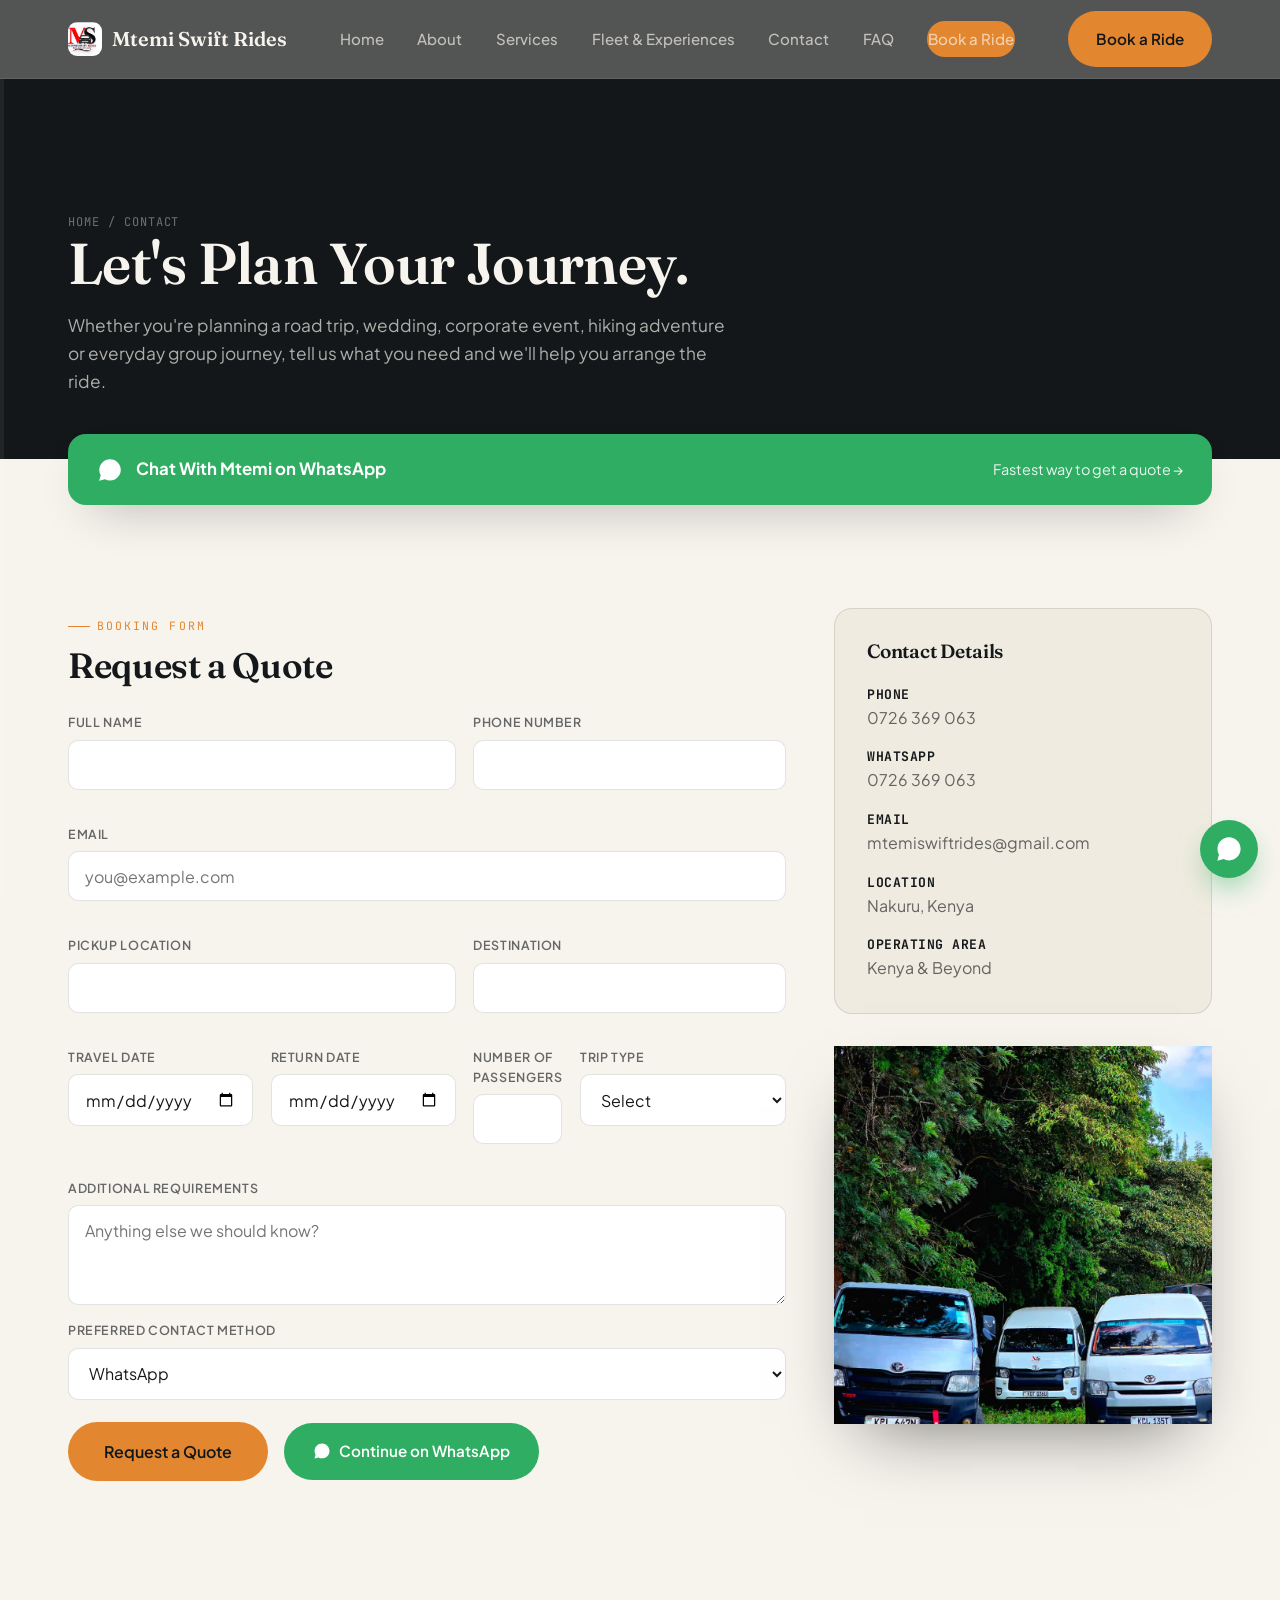
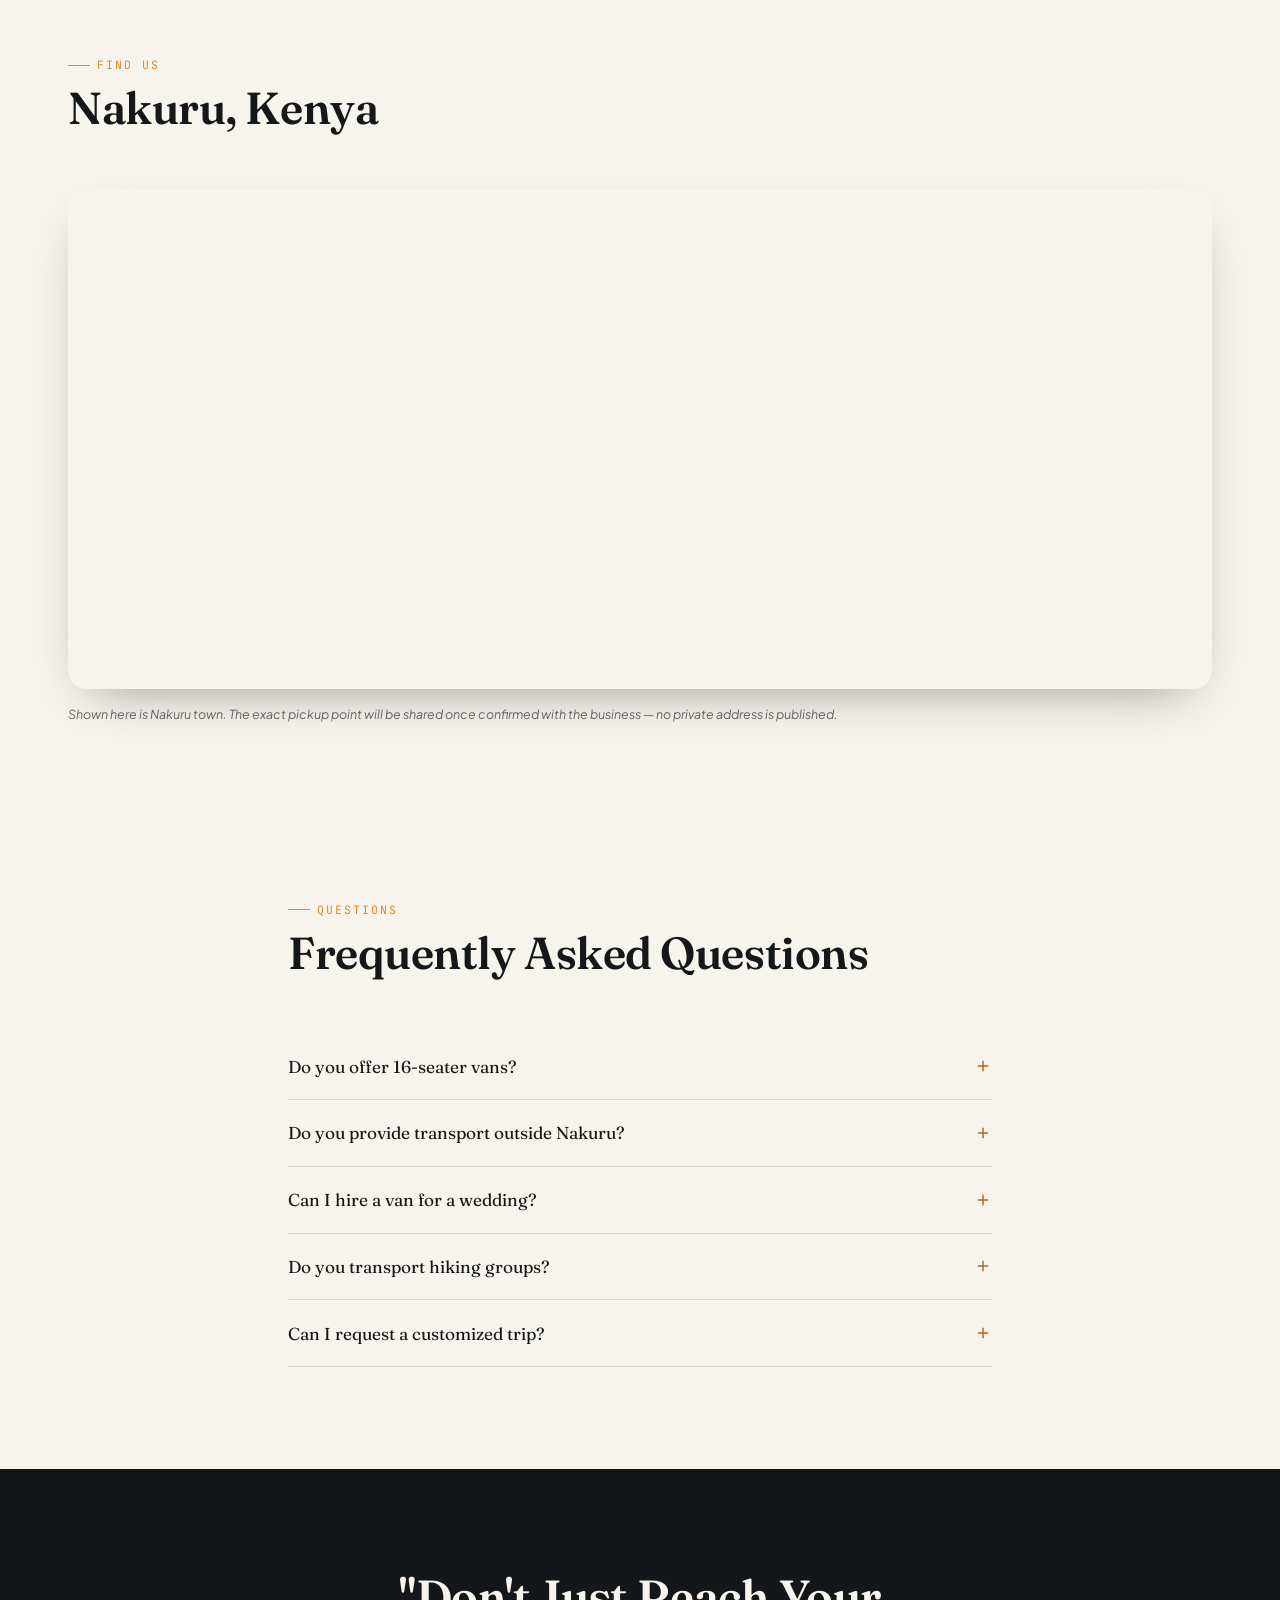
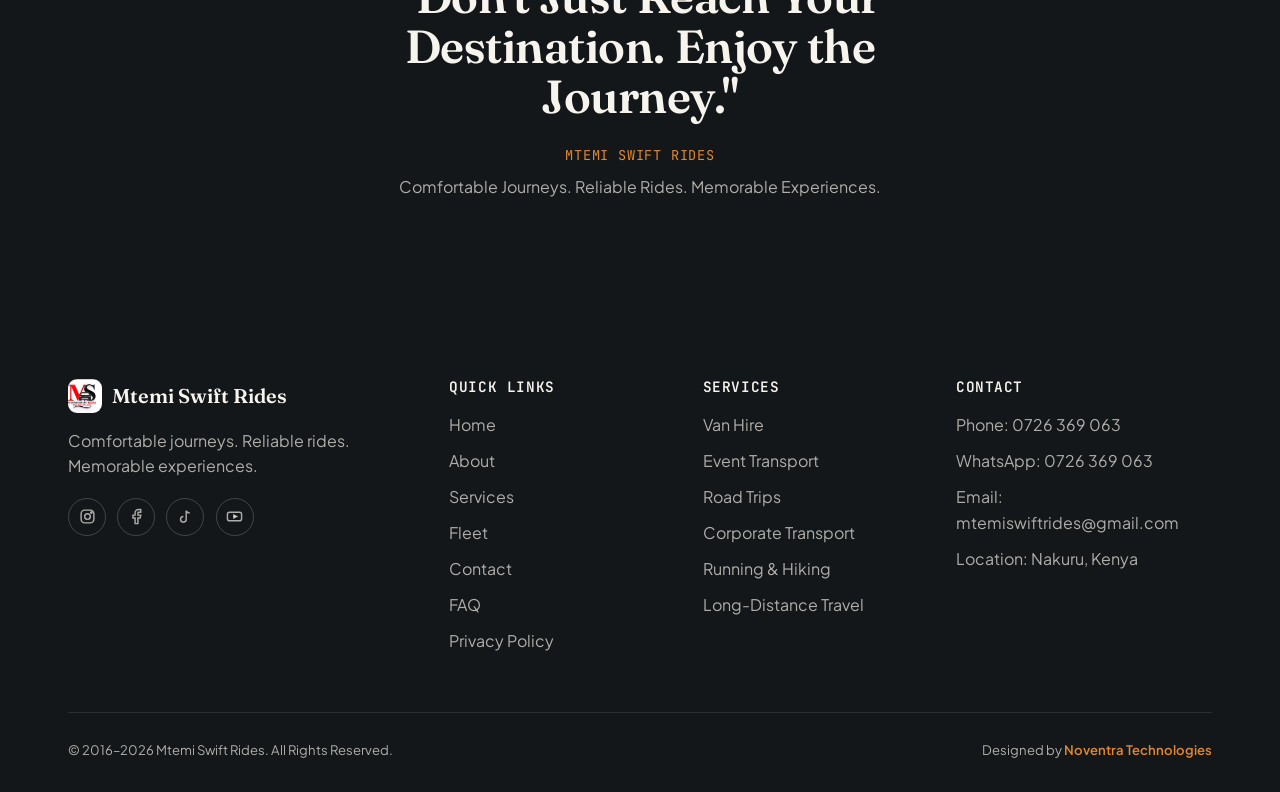
<file: contact.html>
<!DOCTYPE html>
<html lang="en">
<head>
<meta charset="UTF-8" />
<meta name="viewport" content="width=device-width, initial-scale=1.0" />
<title>Contact &amp; Booking | Mtemi Swift Rides — Nakuru Van Hire</title>
<meta name="description" content="Request a quote or chat on WhatsApp to book Mtemi Swift Rides for your next road trip, wedding, corporate event, hiking adventure or group journey." />
<link rel="canonical" href="https://www.mtemiswiftrides.co.ke/contact.html" />
<meta property="og:type" content="website" />
<meta property="og:title" content="Contact & Booking | Mtemi Swift Rides" />
<meta property="og:description" content="Let's plan your journey. Request a quote or chat with Mtemi Swift Rides on WhatsApp." />
<meta property="og:url" content="https://www.mtemiswiftrides.co.ke/contact.html" />
<link rel="preconnect" href="https://fonts.googleapis.com" />
<link rel="preconnect" href="https://fonts.gstatic.com" crossorigin />
<link href="https://fonts.googleapis.com/css2?family=Fraunces:opsz,wght@9..144,500;9..144,600;9..144,700&family=Plus+Jakarta+Sans:wght@400;500;600;700;800&family=JetBrains+Mono:wght@500&display=swap" rel="stylesheet" />
<link rel="stylesheet" href="/assets/css/style.css" />
</head>
<body>
<a href="#main" class="skip-link">Skip to content</a>
<div class="roadline-wrap" aria-hidden="true"><div class="roadline-track"><div class="roadline-progress"></div></div></div>

<header class="navbar">
  <div class="container">
    <a href="/index.html" class="navbar-brand"><img src="/assets/img/logo.jpeg" alt="Mtemi Swift Rides logo" class="mark" /> Mtemi Swift Rides</a>
    <nav class="navbar-links" id="navLinks">
      <a href="/index.html">Home</a>
      <a href="/about.html">About</a>
      <a href="/services.html">Services</a>
      <a href="/fleet.html">Fleet &amp; Experiences</a>
      <a href="/contact.html">Contact</a>
      <a href="/faq.html">FAQ</a>
      <a href="/contact.html" class="btn btn-primary navbar-cta-mobile">Book a Ride</a>
    </nav>
    <div class="navbar-actions">
      <a href="/contact.html" class="btn btn-primary desktop-only">Book a Ride</a>
      <button class="navbar-toggle" aria-label="Toggle menu" aria-expanded="false">
        <svg viewBox="0 0 24 24" fill="none" stroke="currentColor" stroke-width="2"><path d="M3 6h18M3 12h18M3 18h18"/></svg>
      </button>
    </div>
  </div>
</header>

<main id="main">

  <section class="page-hero-simple">
    <div class="container">
      <span class="breadcrumb">Home / Contact</span>
      <h1>Let's Plan Your Journey.</h1>
      <p>Whether you're planning a road trip, wedding, corporate event, hiking adventure or everyday group journey, tell us what you need and we'll help you arrange the ride.</p>
    </div>
  </section>

  <!-- WHATSAPP STRIP -->
  <section class="container" style="margin-top:-1.6rem;">
    <a href="#" data-whatsapp-link class="reveal" style="display:flex; align-items:center; justify-content:space-between; gap:1rem; flex-wrap:wrap; background:#2fae63; color:#fff; border-radius:var(--radius-md); padding:1.4rem 1.8rem; box-shadow:var(--shadow-soft);">
      <span style="display:flex; align-items:center; gap:0.8rem; font-weight:700; font-size:1.05rem;">
        <svg viewBox="0 0 24 24" fill="currentColor" width="26" height="26"><path d="M12.04 2C6.58 2 2.13 6.45 2.13 11.91c0 1.71.45 3.38 1.3 4.85L2 22l5.36-1.4a9.9 9.9 0 0 0 4.68 1.19h.01c5.46 0 9.91-4.45 9.91-9.91C21.96 6.45 17.51 2 12.04 2z"/></svg>
        Chat With Mtemi on WhatsApp
      </span>
      <span style="font-size:0.9rem; opacity:0.9;">Fastest way to get a quote →</span>
    </a>
  </section>

  <!-- BOOKING FORM -->
  <section class="section">
    <div class="container" style="display:grid; grid-template-columns: 1.5fr 1fr; gap:3rem;">
      <div class="reveal">
        <span class="eyebrow">Booking form</span>
        <h2 style="margin-top:0.7rem; font-size:clamp(1.7rem,3vw,2.2rem);">Request a Quote</h2>

        <form data-booking-form novalidate style="margin-top:1.8rem;">
          <div class="form-grid">
            <div class="field span-2">
              <label for="c-name">Full Name</label>
              <input id="c-name" name="name" type="text" required />
              <span class="field-error"></span>
            </div>
            <div class="field span-2">
              <label for="c-phone">Phone Number</label>
              <input id="c-phone" name="phone" type="tel" required />
              <span class="field-error"></span>
            </div>
            <div class="field span-4">
              <label for="c-email">Email</label>
              <input id="c-email" name="email" type="email" placeholder="you@example.com" />
              <span class="field-error"></span>
            </div>
            <div class="field span-2">
              <label for="c-pickup">Pickup Location</label>
              <input id="c-pickup" name="pickup" type="text" required />
              <span class="field-error"></span>
            </div>
            <div class="field span-2">
              <label for="c-destination">Destination</label>
              <input id="c-destination" name="destination" type="text" required />
              <span class="field-error"></span>
            </div>
            <div class="field">
              <label for="c-date">Travel Date</label>
              <input id="c-date" name="date" type="date" required />
              <span class="field-error"></span>
            </div>
            <div class="field">
              <label for="c-return">Return Date</label>
              <input id="c-return" name="returnDate" type="date" />
              <span class="field-error"></span>
            </div>
            <div class="field">
              <label for="c-passengers">Number of Passengers</label>
              <input id="c-passengers" name="passengers" type="number" min="1" max="16" required />
              <span class="field-error"></span>
            </div>
            <div class="field">
              <label for="c-trip">Trip Type</label>
              <select id="c-trip" name="tripType" required>
                <option value="">Select</option>
                <option>Van Hire</option>
                <option>Road Trip</option>
                <option>Wedding/Event</option>
                <option>Corporate Transport</option>
                <option>Running Event</option>
                <option>Hiking/Adventure</option>
                <option>Long-Distance Trip</option>
                <option>Other</option>
              </select>
              <span class="field-error"></span>
            </div>
            <div class="field span-4">
              <label for="c-notes">Additional Requirements</label>
              <textarea id="c-notes" name="notes" placeholder="Anything else we should know?"></textarea>
            </div>
            <div class="field span-4">
              <label for="c-contact">Preferred Contact Method</label>
              <select id="c-contact" name="preferredContact">
                <option>WhatsApp</option>
                <option>Phone Call</option>
                <option>Email</option>
              </select>
            </div>
          </div>
          <div class="form-actions">
            <button type="submit" class="btn btn-primary btn-lg">Request a Quote</button>
            <a href="#" data-wa-followup data-whatsapp-link class="btn btn-whatsapp">
              <svg viewBox="0 0 24 24" fill="currentColor" width="18" height="18"><path d="M12.04 2C6.58 2 2.13 6.45 2.13 11.91c0 1.71.45 3.38 1.3 4.85L2 22l5.36-1.4a9.9 9.9 0 0 0 4.68 1.19h.01c5.46 0 9.91-4.45 9.91-9.91C21.96 6.45 17.51 2 12.04 2z"/></svg>
              Continue on WhatsApp
            </a>
          </div>
          <div class="form-success" role="status">✓ Thanks — your enquiry has been received. We'll be in touch shortly.</div>
        </form>
      </div>

      <!-- CONTACT DETAILS -->
      <aside class="reveal">
        <div style="background:var(--cream-2); border-radius:var(--radius-md); padding:2rem; border:1px solid var(--line-on-light);">
          <h3 style="font-size:1.2rem; margin-bottom:1.4rem;">Contact Details</h3>
          <ul style="display:grid; gap:1rem; color:var(--mist-on-light);">
            <li><strong style="color:var(--ink); display:block; font-size:0.82rem; text-transform:uppercase; letter-spacing:0.04em; font-family:var(--font-mono);">Phone</strong> <a data-cfg-phone-href href="#"><span data-cfg-phone>[PHONE NUMBER]</span></a></li>
            <li><strong style="color:var(--ink); display:block; font-size:0.82rem; text-transform:uppercase; letter-spacing:0.04em; font-family:var(--font-mono);">WhatsApp</strong> <a href="#" data-whatsapp-link><span data-cfg-whatsapp>[WHATSAPP NUMBER]</span></a></li>
            <li><strong style="color:var(--ink); display:block; font-size:0.82rem; text-transform:uppercase; letter-spacing:0.04em; font-family:var(--font-mono);">Email</strong> <a data-cfg-email-href href="#"><span data-cfg-email>[EMAIL ADDRESS]</span></a></li>
            <li><strong style="color:var(--ink); display:block; font-size:0.82rem; text-transform:uppercase; letter-spacing:0.04em; font-family:var(--font-mono);">Location</strong> <span data-cfg-location>Nakuru, Kenya</span></li>
            <li><strong style="color:var(--ink); display:block; font-size:0.82rem; text-transform:uppercase; letter-spacing:0.04em; font-family:var(--font-mono);">Operating Area</strong> <span data-cfg-area>Kenya &amp; Beyond</span></li>
          </ul>
        </div>
        <div class="img-frame mt-2" style="aspect-ratio:1/1;">
          <img src="/assets/img/van-fleet-parked.jpeg" alt="Mtemi Swift Rides fleet of vans parked together" loading="lazy" />
        </div>
      </aside>
    </div>
  </section>

  <!-- MAP -->
  <section class="section section-tight">
    <div class="container">
      <div class="section-head reveal"><span class="eyebrow">Find us</span><h2>Nakuru, Kenya</h2></div>
      <div class="reveal" style="border-radius:var(--radius-md); overflow:hidden; box-shadow:var(--shadow-soft); aspect-ratio:16/7;">
        <iframe title="Map of Nakuru, Kenya" src="https://www.google.com/maps?q=Nakuru,Kenya&output=embed" width="100%" height="100%" style="border:0;" loading="lazy" referrerpolicy="no-referrer-when-downgrade"></iframe>
      </div>
      <p class="placeholder-note mt-1">Shown here is Nakuru town. The exact pickup point will be shared once confirmed with the business — no private address is published.</p>
    </div>
  </section>

  <!-- FAQ -->
  <section class="section" id="faq">
    <div class="container" style="max-width:800px;">
      <div class="section-head reveal"><span class="eyebrow">Questions</span><h2>Frequently Asked Questions</h2></div>
      <div class="reveal">
        <div class="accordion-item" data-open="false">
          <button class="accordion-trigger" aria-expanded="false">Do you offer 16-seater vans? <svg viewBox="0 0 24 24" fill="none" stroke="currentColor" stroke-width="2"><path d="M12 5v14M5 12h14"/></svg></button>
          <div class="accordion-panel"><p>Yes. Mtemi Swift Rides specializes in comfortable group transportation using spacious passenger vans.</p></div>
        </div>
        <div class="accordion-item" data-open="false">
          <button class="accordion-trigger" aria-expanded="false">Do you provide transport outside Nakuru? <svg viewBox="0 0 24 24" fill="none" stroke="currentColor" stroke-width="2"><path d="M12 5v14M5 12h14"/></svg></button>
          <div class="accordion-panel"><p>Yes. The company serves customers travelling across Kenya and beyond, subject to availability and trip arrangements.</p></div>
        </div>
        <div class="accordion-item" data-open="false">
          <button class="accordion-trigger" aria-expanded="false">Can I hire a van for a wedding? <svg viewBox="0 0 24 24" fill="none" stroke="currentColor" stroke-width="2"><path d="M12 5v14M5 12h14"/></svg></button>
          <div class="accordion-panel"><p>Yes. Wedding and event transportation is one of the company's core services.</p></div>
        </div>
        <div class="accordion-item" data-open="false">
          <button class="accordion-trigger" aria-expanded="false">Do you transport hiking groups? <svg viewBox="0 0 24 24" fill="none" stroke="currentColor" stroke-width="2"><path d="M12 5v14M5 12h14"/></svg></button>
          <div class="accordion-panel"><p>Yes. Mtemi Swift Rides supports hiking groups, runners, fitness communities and adventure groups.</p></div>
        </div>
        <div class="accordion-item" data-open="false">
          <button class="accordion-trigger" aria-expanded="false">Can I request a customized trip? <svg viewBox="0 0 24 24" fill="none" stroke="currentColor" stroke-width="2"><path d="M12 5v14M5 12h14"/></svg></button>
          <div class="accordion-panel"><p>Yes. Customers can submit their itinerary and requirements for a customized quotation.</p></div>
        </div>
      </div>
    </div>
  </section>

  <!-- FINAL BRAND STATEMENT -->
  <section class="section section-dark text-center">
    <div class="container reveal">
      <h2 style="max-width:20ch; margin:0 auto; font-size:clamp(1.9rem,4vw,2.9rem);">"Don't Just Reach Your Destination. Enjoy the Journey."</h2>
      <p style="margin-top:1.4rem; font-family:var(--font-mono); letter-spacing:0.06em; color:var(--amber); text-transform:uppercase; font-size:0.85rem;">Mtemi Swift Rides</p>
      <p style="margin-top:0.5rem; color:var(--mist-on-dark);">Comfortable Journeys. Reliable Rides. Memorable Experiences.</p>
    </div>
  </section>

</main>

<footer class="footer">
  <div class="container">
    <div class="footer-grid">
      <div class="footer-brand">
        <a href="/index.html" class="navbar-brand"><img src="/assets/img/logo.jpeg" alt="Mtemi Swift Rides logo" class="mark" /> Mtemi Swift Rides</a>
        <p>Comfortable journeys. Reliable rides. Memorable experiences.</p>
        <div class="footer-social">
          <a href="#" data-cfg-ig aria-label="Instagram" target="_blank" rel="noopener"><svg viewBox="0 0 24 24" fill="none" stroke="currentColor" stroke-width="2"><rect x="3" y="3" width="18" height="18" rx="5"/><circle cx="12" cy="12" r="4"/><circle cx="17.5" cy="6.5" r="1"/></svg></a>
          <a href="#" data-cfg-fb aria-label="Facebook" target="_blank" rel="noopener"><svg viewBox="0 0 24 24" fill="none" stroke="currentColor" stroke-width="2"><path d="M18 2h-3a5 5 0 0 0-5 5v3H7v4h3v8h4v-8h3l1-4h-4V7a1 1 0 0 1 1-1h3z"/></svg></a>
          <a href="#" data-cfg-tiktok aria-label="TikTok" target="_blank" rel="noopener"><svg viewBox="0 0 24 24" fill="none" stroke="currentColor" stroke-width="2"><path d="M9 12a4 4 0 1 0 4 4V4c1 2 3 3 5 3"/></svg></a>
          <a href="#" data-cfg-yt aria-label="YouTube" target="_blank" rel="noopener"><svg viewBox="0 0 24 24" fill="none" stroke="currentColor" stroke-width="2"><rect x="2" y="6" width="20" height="12" rx="3"/><path d="M11 10l4 2-4 2z" fill="currentColor"/></svg></a>
        </div>
      </div>
      <div><h4>Quick Links</h4>
        <ul class="footer-links">
          <li><a href="/index.html">Home</a></li><li><a href="/about.html">About</a></li>
          <li><a href="/services.html">Services</a></li><li><a href="/fleet.html">Fleet</a></li>
          <li><a href="/contact.html">Contact</a></li><li><a href="/faq.html">FAQ</a></li>
          <li><a href="/privacy.html">Privacy Policy</a></li>
        </ul>
      </div>
      <div><h4>Services</h4>
        <ul class="footer-links">
          <li><a href="/services.html#van-hire">Van Hire</a></li><li><a href="/services.html#events">Event Transport</a></li>
          <li><a href="/services.html#road-trips">Road Trips</a></li><li><a href="/services.html#corporate">Corporate Transport</a></li>
          <li><a href="/services.html#running-hiking">Running &amp; Hiking</a></li><li><a href="/services.html#long-distance">Long-Distance Travel</a></li>
        </ul>
      </div>
      <div><h4>Contact</h4>
        <ul class="footer-links">
          <li>Phone: <a data-cfg-phone-href href="#"><span data-cfg-phone>[PHONE NUMBER]</span></a></li>
          <li>WhatsApp: <a href="#" data-whatsapp-link><span data-cfg-whatsapp>[WHATSAPP NUMBER]</span></a></li>
          <li>Email: <a data-cfg-email-href href="#"><span data-cfg-email>[EMAIL ADDRESS]</span></a></li>
          <li>Location: <span data-cfg-location>Nakuru, Kenya</span></li>
        </ul>
      </div>
    </div>
    <div class="footer-bottom">
      <span>© 2016–<span data-year>2026</span> Mtemi Swift Rides. All Rights Reserved.</span>
      <span class="footer-credit">Designed by <a href="https://diffre.github.io/noventra-website/" target="_blank" rel="noopener">Noventra Technologies</a></span>
    </div>
  </div>
</footer>

<a href="#" class="wa-float" data-whatsapp-link aria-label="Chat on WhatsApp">
  <svg viewBox="0 0 24 24" fill="currentColor"><path d="M12.04 2C6.58 2 2.13 6.45 2.13 11.91c0 1.71.45 3.38 1.3 4.85L2 22l5.36-1.4a9.9 9.9 0 0 0 4.68 1.19h.01c5.46 0 9.91-4.45 9.91-9.91C21.96 6.45 17.51 2 12.04 2z"/></svg>
</a>

<script src="/assets/js/config.js"></script>
<script src="/assets/js/main.js"></script>
<script src="/assets/js/booking-form.js"></script>
</body>
</html>
</file>
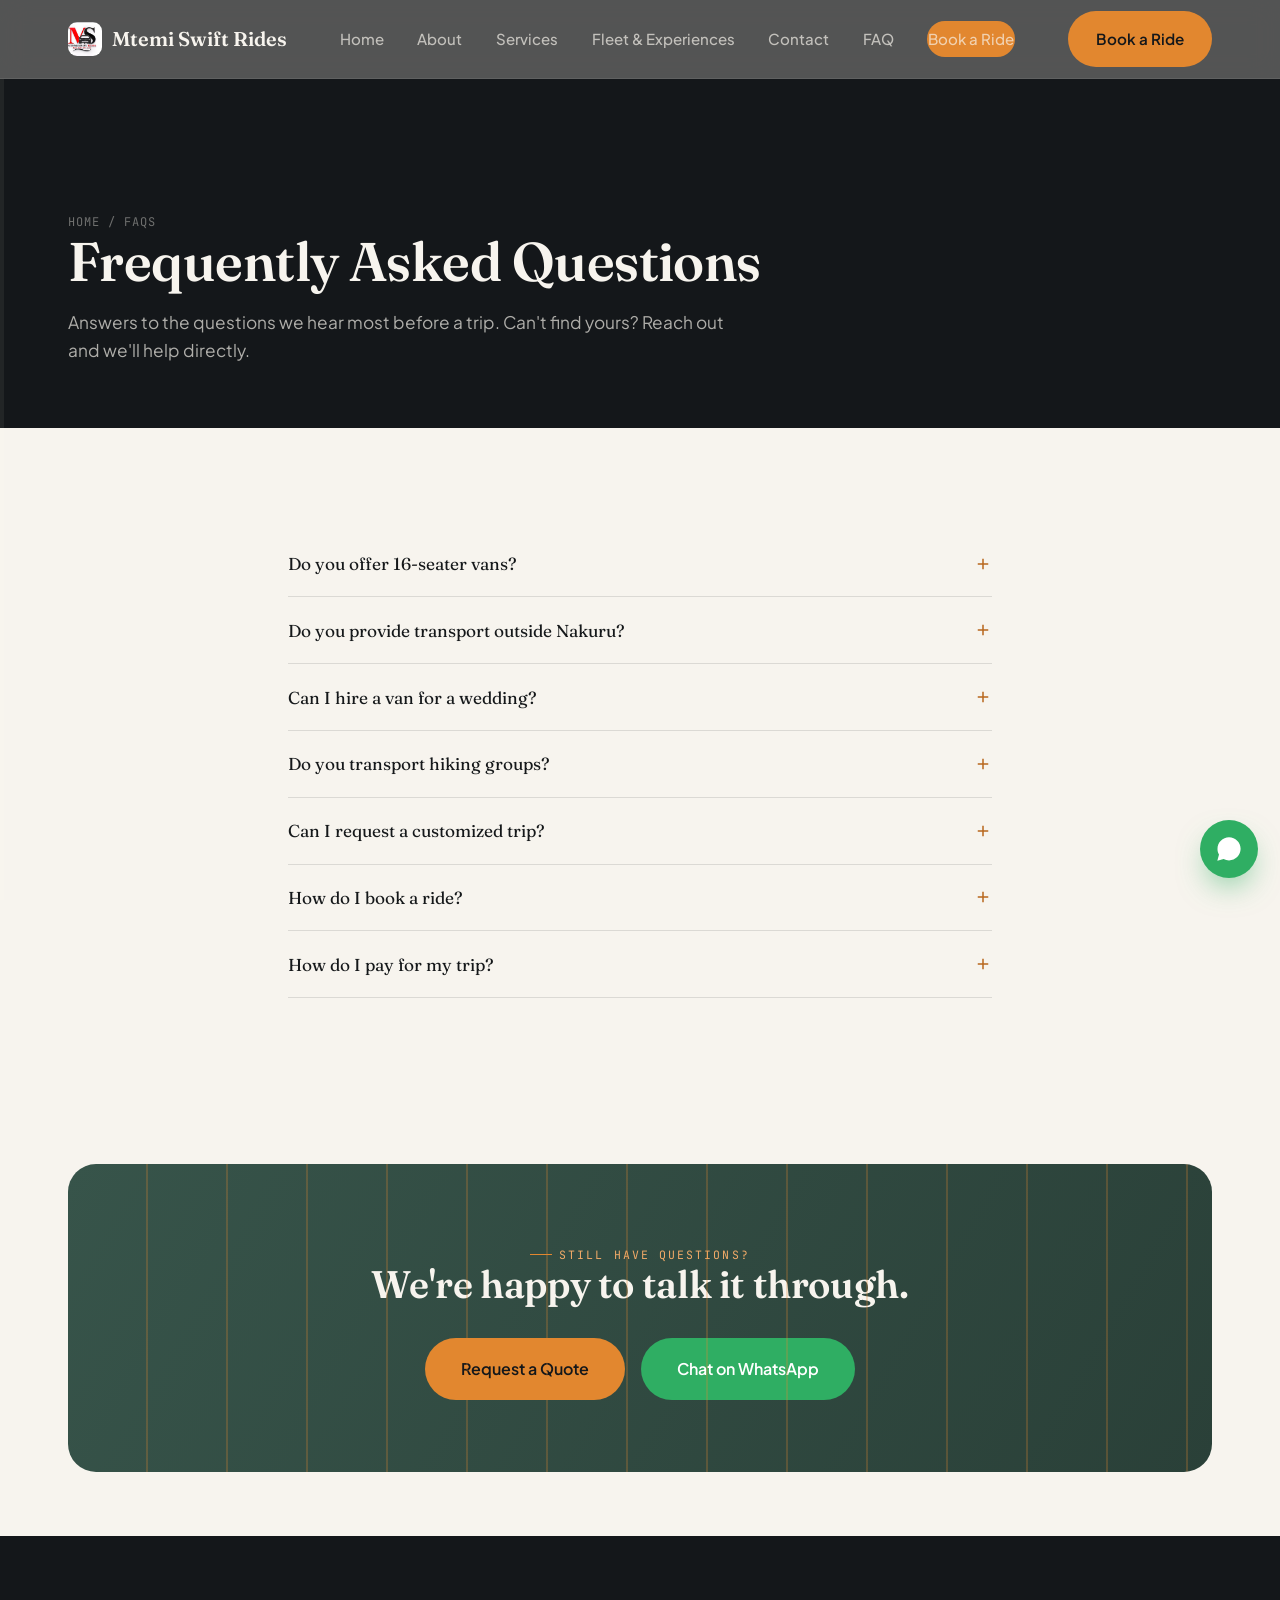
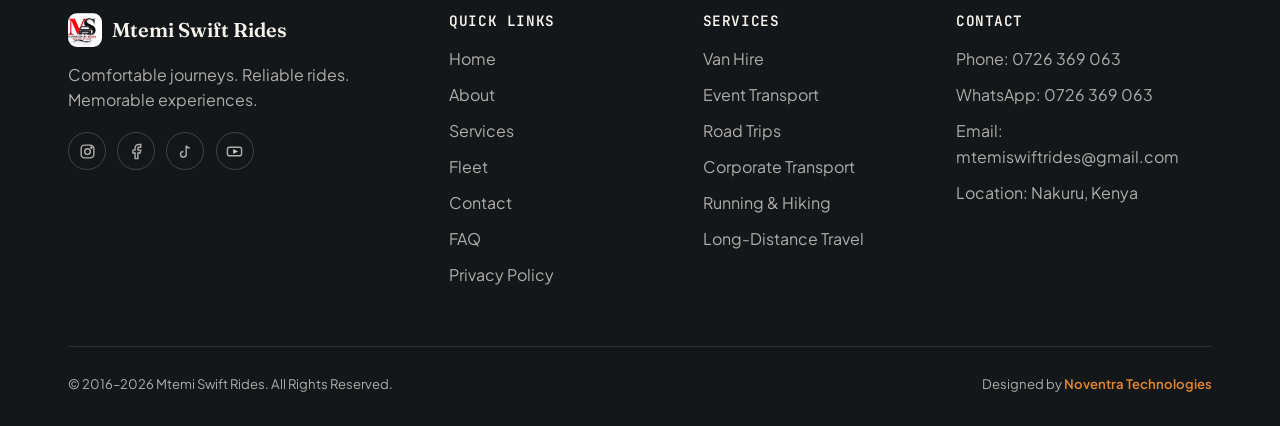
<file: faq.html>
<!DOCTYPE html>
<html lang="en">
<head>
<meta charset="UTF-8" />
<meta name="viewport" content="width=device-width, initial-scale=1.0" />
<title>FAQs | Mtemi Swift Rides — Van Hire &amp; Group Transport</title>
<meta name="description" content="Answers to common questions about booking Mtemi Swift Rides for van hire, road trips, weddings, corporate transport, hiking and running events." />
<link rel="canonical" href="https://www.mtemiswiftrides.co.ke/faq.html" />
<meta property="og:type" content="website" />
<meta property="og:title" content="Frequently Asked Questions | Mtemi Swift Rides" />
<meta property="og:description" content="Answers to common questions about booking Mtemi Swift Rides." />
<meta property="og:url" content="https://www.mtemiswiftrides.co.ke/faq.html" />
<link rel="preconnect" href="https://fonts.googleapis.com" />
<link rel="preconnect" href="https://fonts.gstatic.com" crossorigin />
<link href="https://fonts.googleapis.com/css2?family=Fraunces:opsz,wght@9..144,500;9..144,600;9..144,700&family=Plus+Jakarta+Sans:wght@400;500;600;700;800&family=JetBrains+Mono:wght@500&display=swap" rel="stylesheet" />
<link rel="stylesheet" href="/assets/css/style.css" />
<script type="application/ld+json">
{
  "@context": "https://schema.org",
  "@type": "FAQPage",
  "mainEntity": [
    { "@type": "Question", "name": "Do you offer 16-seater vans?", "acceptedAnswer": { "@type": "Answer", "text": "Yes. Mtemi Swift Rides specializes in comfortable group transportation using spacious passenger vans." } },
    { "@type": "Question", "name": "Do you provide transport outside Nakuru?", "acceptedAnswer": { "@type": "Answer", "text": "Yes. The company serves customers travelling across Kenya and beyond, subject to availability and trip arrangements." } },
    { "@type": "Question", "name": "Can I hire a van for a wedding?", "acceptedAnswer": { "@type": "Answer", "text": "Yes. Wedding and event transportation is one of the company's core services." } },
    { "@type": "Question", "name": "Do you transport hiking groups?", "acceptedAnswer": { "@type": "Answer", "text": "Yes. Mtemi Swift Rides supports hiking groups, runners, fitness communities and adventure groups." } },
    { "@type": "Question", "name": "Can I request a customized trip?", "acceptedAnswer": { "@type": "Answer", "text": "Yes. Customers can submit their itinerary and requirements for a customized quotation." } },
    { "@type": "Question", "name": "How do I book a ride?", "acceptedAnswer": { "@type": "Answer", "text": "Fill in the quote form on our Contact page, or message us directly on WhatsApp with your trip details." } },
    { "@type": "Question", "name": "How do I pay for my trip?", "acceptedAnswer": { "@type": "Answer", "text": "Payment details are confirmed directly with our team once your trip is arranged." } }
  ]
}
</script>
</head>
<body>
<a href="#main" class="skip-link">Skip to content</a>
<div class="roadline-wrap" aria-hidden="true"><div class="roadline-track"><div class="roadline-progress"></div></div></div>

<header class="navbar">
  <div class="container">
    <a href="/index.html" class="navbar-brand"><img src="/assets/img/logo.jpeg" alt="Mtemi Swift Rides logo" class="mark" /> Mtemi Swift Rides</a>
    <nav class="navbar-links" id="navLinks">
      <a href="/index.html">Home</a>
      <a href="/about.html">About</a>
      <a href="/services.html">Services</a>
      <a href="/fleet.html">Fleet &amp; Experiences</a>
      <a href="/contact.html">Contact</a>
      <a href="/faq.html">FAQ</a>
      <a href="/contact.html" class="btn btn-primary navbar-cta-mobile">Book a Ride</a>
    </nav>
    <div class="navbar-actions">
      <a href="/contact.html" class="btn btn-primary desktop-only">Book a Ride</a>
      <button class="navbar-toggle" aria-label="Toggle menu" aria-expanded="false">
        <svg viewBox="0 0 24 24" fill="none" stroke="currentColor" stroke-width="2"><path d="M3 6h18M3 12h18M3 18h18"/></svg>
      </button>
    </div>
  </div>
</header>

<main id="main">

  <section class="page-hero-simple">
    <div class="container">
      <span class="breadcrumb">Home / FAQs</span>
      <h1 style="font-size:clamp(2.2rem,5vw,3.4rem);">Frequently Asked Questions</h1>
      <p>Answers to the questions we hear most before a trip. Can't find yours? Reach out and we'll help directly.</p>
    </div>
  </section>

  <section class="section">
    <div class="container" style="max-width:800px;">
      <div class="reveal">
        <div class="accordion-item" data-open="false">
          <button class="accordion-trigger" aria-expanded="false">Do you offer 16-seater vans? <svg viewBox="0 0 24 24" fill="none" stroke="currentColor" stroke-width="2"><path d="M12 5v14M5 12h14"/></svg></button>
          <div class="accordion-panel"><p>Yes. Mtemi Swift Rides specializes in comfortable group transportation using spacious passenger vans.</p></div>
        </div>
        <div class="accordion-item" data-open="false">
          <button class="accordion-trigger" aria-expanded="false">Do you provide transport outside Nakuru? <svg viewBox="0 0 24 24" fill="none" stroke="currentColor" stroke-width="2"><path d="M12 5v14M5 12h14"/></svg></button>
          <div class="accordion-panel"><p>Yes. The company serves customers travelling across Kenya and beyond, subject to availability and trip arrangements.</p></div>
        </div>
        <div class="accordion-item" data-open="false">
          <button class="accordion-trigger" aria-expanded="false">Can I hire a van for a wedding? <svg viewBox="0 0 24 24" fill="none" stroke="currentColor" stroke-width="2"><path d="M12 5v14M5 12h14"/></svg></button>
          <div class="accordion-panel"><p>Yes. Wedding and event transportation is one of the company's core services.</p></div>
        </div>
        <div class="accordion-item" data-open="false">
          <button class="accordion-trigger" aria-expanded="false">Do you transport hiking groups? <svg viewBox="0 0 24 24" fill="none" stroke="currentColor" stroke-width="2"><path d="M12 5v14M5 12h14"/></svg></button>
          <div class="accordion-panel"><p>Yes. Mtemi Swift Rides supports hiking groups, runners, fitness communities and adventure groups.</p></div>
        </div>
        <div class="accordion-item" data-open="false">
          <button class="accordion-trigger" aria-expanded="false">Can I request a customized trip? <svg viewBox="0 0 24 24" fill="none" stroke="currentColor" stroke-width="2"><path d="M12 5v14M5 12h14"/></svg></button>
          <div class="accordion-panel"><p>Yes. Customers can submit their itinerary and requirements for a customized quotation.</p></div>
        </div>
        <div class="accordion-item" data-open="false">
          <button class="accordion-trigger" aria-expanded="false">How do I book a ride? <svg viewBox="0 0 24 24" fill="none" stroke="currentColor" stroke-width="2"><path d="M12 5v14M5 12h14"/></svg></button>
          <div class="accordion-panel"><p>Fill in the quote form on our Contact page, or message us directly on WhatsApp with your trip details — pickup, destination, dates and passenger count.</p></div>
        </div>
        <div class="accordion-item" data-open="false">
          <button class="accordion-trigger" aria-expanded="false">How do I pay for my trip? <svg viewBox="0 0 24 24" fill="none" stroke="currentColor" stroke-width="2"><path d="M12 5v14M5 12h14"/></svg></button>
          <div class="accordion-panel"><p>Payment details are confirmed directly with our team once your trip is arranged.</p></div>
        </div>
      </div>
    </div>
  </section>

  <section class="section section-tight">
    <div class="container">
      <div class="cta-band reveal">
        <span class="eyebrow" style="color:var(--amber-light)">Still have questions?</span>
        <h2 style="font-size:clamp(1.7rem,3.4vw,2.4rem);">We're happy to talk it through.</h2>
        <div class="cta-actions">
          <a href="/contact.html" class="btn btn-primary btn-lg">Request a Quote</a>
          <a href="#" class="btn btn-whatsapp btn-lg" data-whatsapp-link>Chat on WhatsApp</a>
        </div>
      </div>
    </div>
  </section>

</main>

<footer class="footer">
  <div class="container">
    <div class="footer-grid">
      <div class="footer-brand">
        <a href="/index.html" class="navbar-brand"><img src="/assets/img/logo.jpeg" alt="Mtemi Swift Rides logo" class="mark" /> Mtemi Swift Rides</a>
        <p>Comfortable journeys. Reliable rides. Memorable experiences.</p>
        <div class="footer-social">
          <a href="#" data-cfg-ig aria-label="Instagram" target="_blank" rel="noopener"><svg viewBox="0 0 24 24" fill="none" stroke="currentColor" stroke-width="2"><rect x="3" y="3" width="18" height="18" rx="5"/><circle cx="12" cy="12" r="4"/><circle cx="17.5" cy="6.5" r="1"/></svg></a>
          <a href="#" data-cfg-fb aria-label="Facebook" target="_blank" rel="noopener"><svg viewBox="0 0 24 24" fill="none" stroke="currentColor" stroke-width="2"><path d="M18 2h-3a5 5 0 0 0-5 5v3H7v4h3v8h4v-8h3l1-4h-4V7a1 1 0 0 1 1-1h3z"/></svg></a>
          <a href="#" data-cfg-tiktok aria-label="TikTok" target="_blank" rel="noopener"><svg viewBox="0 0 24 24" fill="none" stroke="currentColor" stroke-width="2"><path d="M9 12a4 4 0 1 0 4 4V4c1 2 3 3 5 3"/></svg></a>
          <a href="#" data-cfg-yt aria-label="YouTube" target="_blank" rel="noopener"><svg viewBox="0 0 24 24" fill="none" stroke="currentColor" stroke-width="2"><rect x="2" y="6" width="20" height="12" rx="3"/><path d="M11 10l4 2-4 2z" fill="currentColor"/></svg></a>
        </div>
      </div>
      <div><h4>Quick Links</h4>
        <ul class="footer-links">
          <li><a href="/index.html">Home</a></li><li><a href="/about.html">About</a></li>
          <li><a href="/services.html">Services</a></li><li><a href="/fleet.html">Fleet</a></li>
          <li><a href="/contact.html">Contact</a></li><li><a href="/faq.html">FAQ</a></li>
          <li><a href="/privacy.html">Privacy Policy</a></li>
        </ul>
      </div>
      <div><h4>Services</h4>
        <ul class="footer-links">
          <li><a href="/services.html#van-hire">Van Hire</a></li><li><a href="/services.html#events">Event Transport</a></li>
          <li><a href="/services.html#road-trips">Road Trips</a></li><li><a href="/services.html#corporate">Corporate Transport</a></li>
          <li><a href="/services.html#running-hiking">Running &amp; Hiking</a></li><li><a href="/services.html#long-distance">Long-Distance Travel</a></li>
        </ul>
      </div>
      <div><h4>Contact</h4>
        <ul class="footer-links">
          <li>Phone: <a data-cfg-phone-href href="#"><span data-cfg-phone>[PHONE NUMBER]</span></a></li>
          <li>WhatsApp: <a href="#" data-whatsapp-link><span data-cfg-whatsapp>[WHATSAPP NUMBER]</span></a></li>
          <li>Email: <a data-cfg-email-href href="#"><span data-cfg-email>[EMAIL ADDRESS]</span></a></li>
          <li>Location: <span data-cfg-location>Nakuru, Kenya</span></li>
        </ul>
      </div>
    </div>
    <div class="footer-bottom">
      <span>© 2016–<span data-year>2026</span> Mtemi Swift Rides. All Rights Reserved.</span>
      <span class="footer-credit">Designed by <a href="https://diffre.github.io/noventra-website/" target="_blank" rel="noopener">Noventra Technologies</a></span>
    </div>
  </div>
</footer>

<a href="#" class="wa-float" data-whatsapp-link aria-label="Chat on WhatsApp">
  <svg viewBox="0 0 24 24" fill="currentColor"><path d="M12.04 2C6.58 2 2.13 6.45 2.13 11.91c0 1.71.45 3.38 1.3 4.85L2 22l5.36-1.4a9.9 9.9 0 0 0 4.68 1.19h.01c5.46 0 9.91-4.45 9.91-9.91C21.96 6.45 17.51 2 12.04 2z"/></svg>
</a>

<script src="/assets/js/config.js"></script>
<script src="/assets/js/main.js"></script>
</body>
</html>
</file>
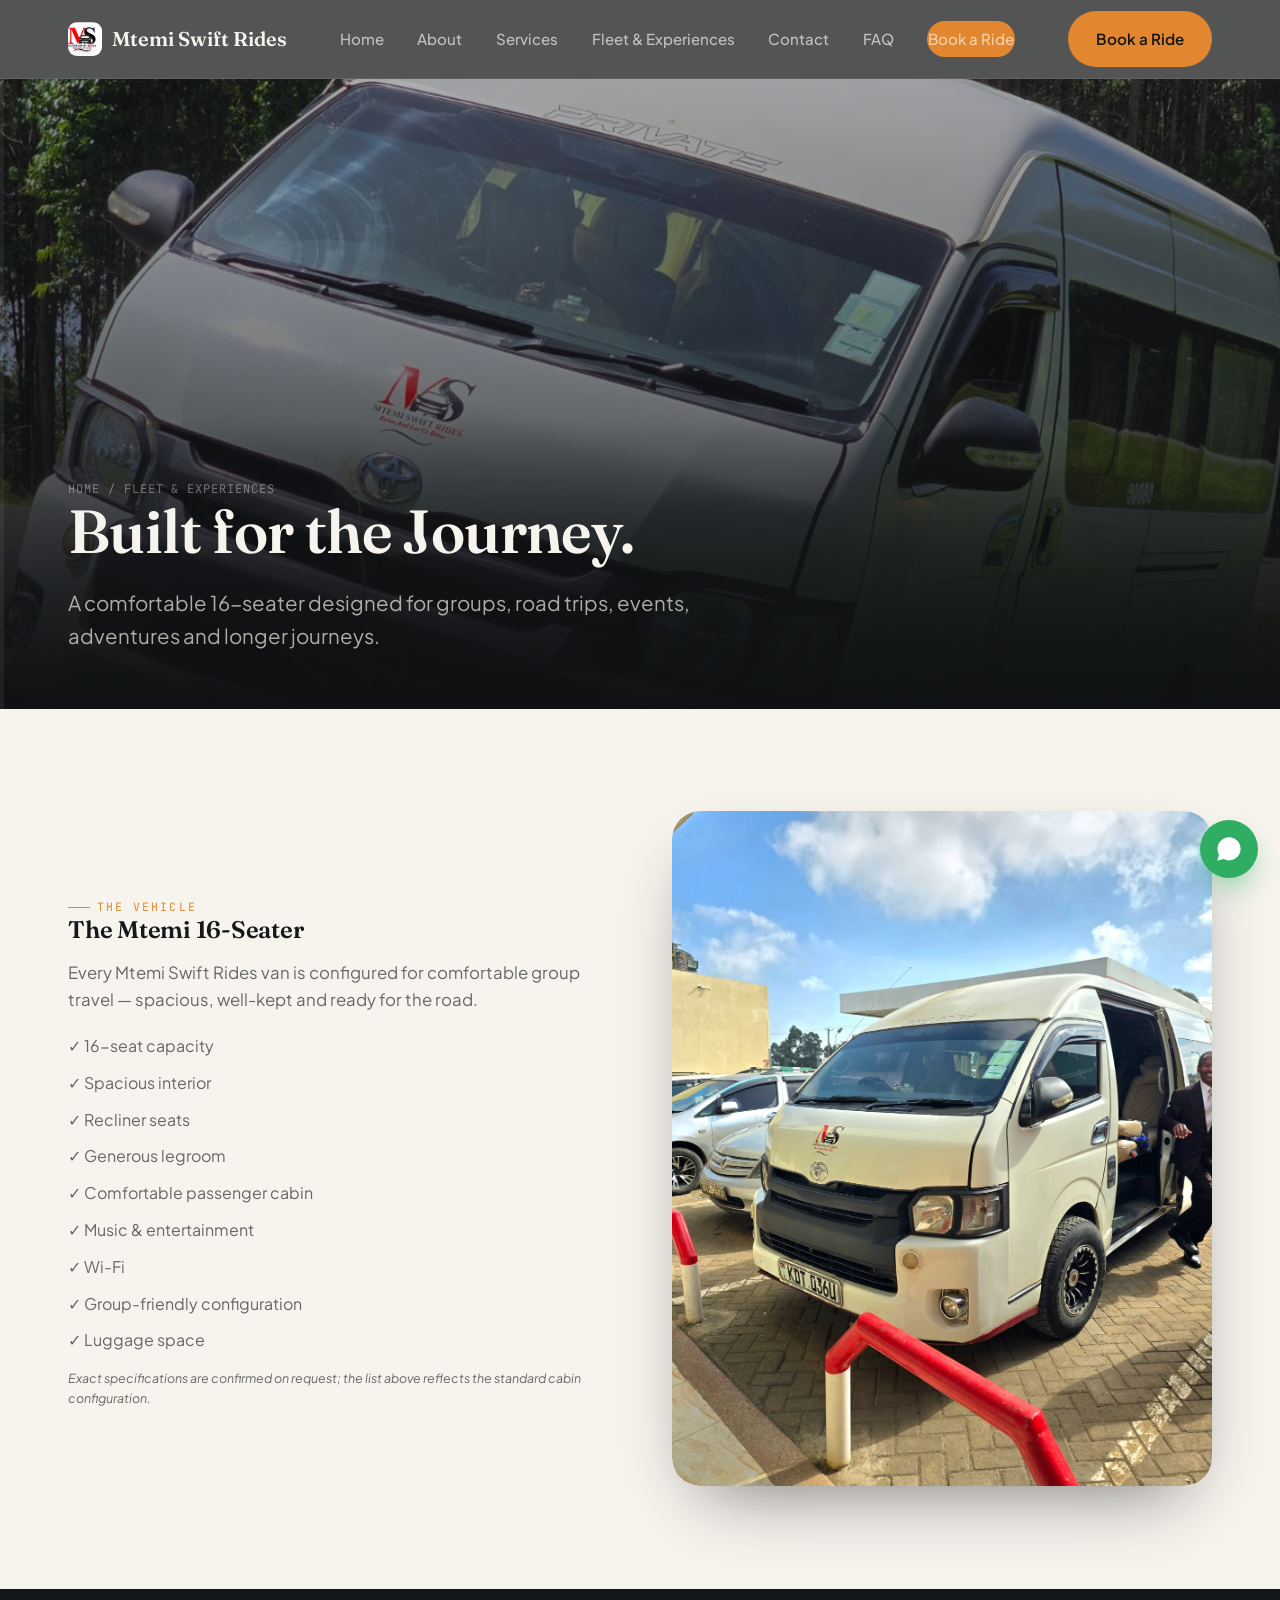
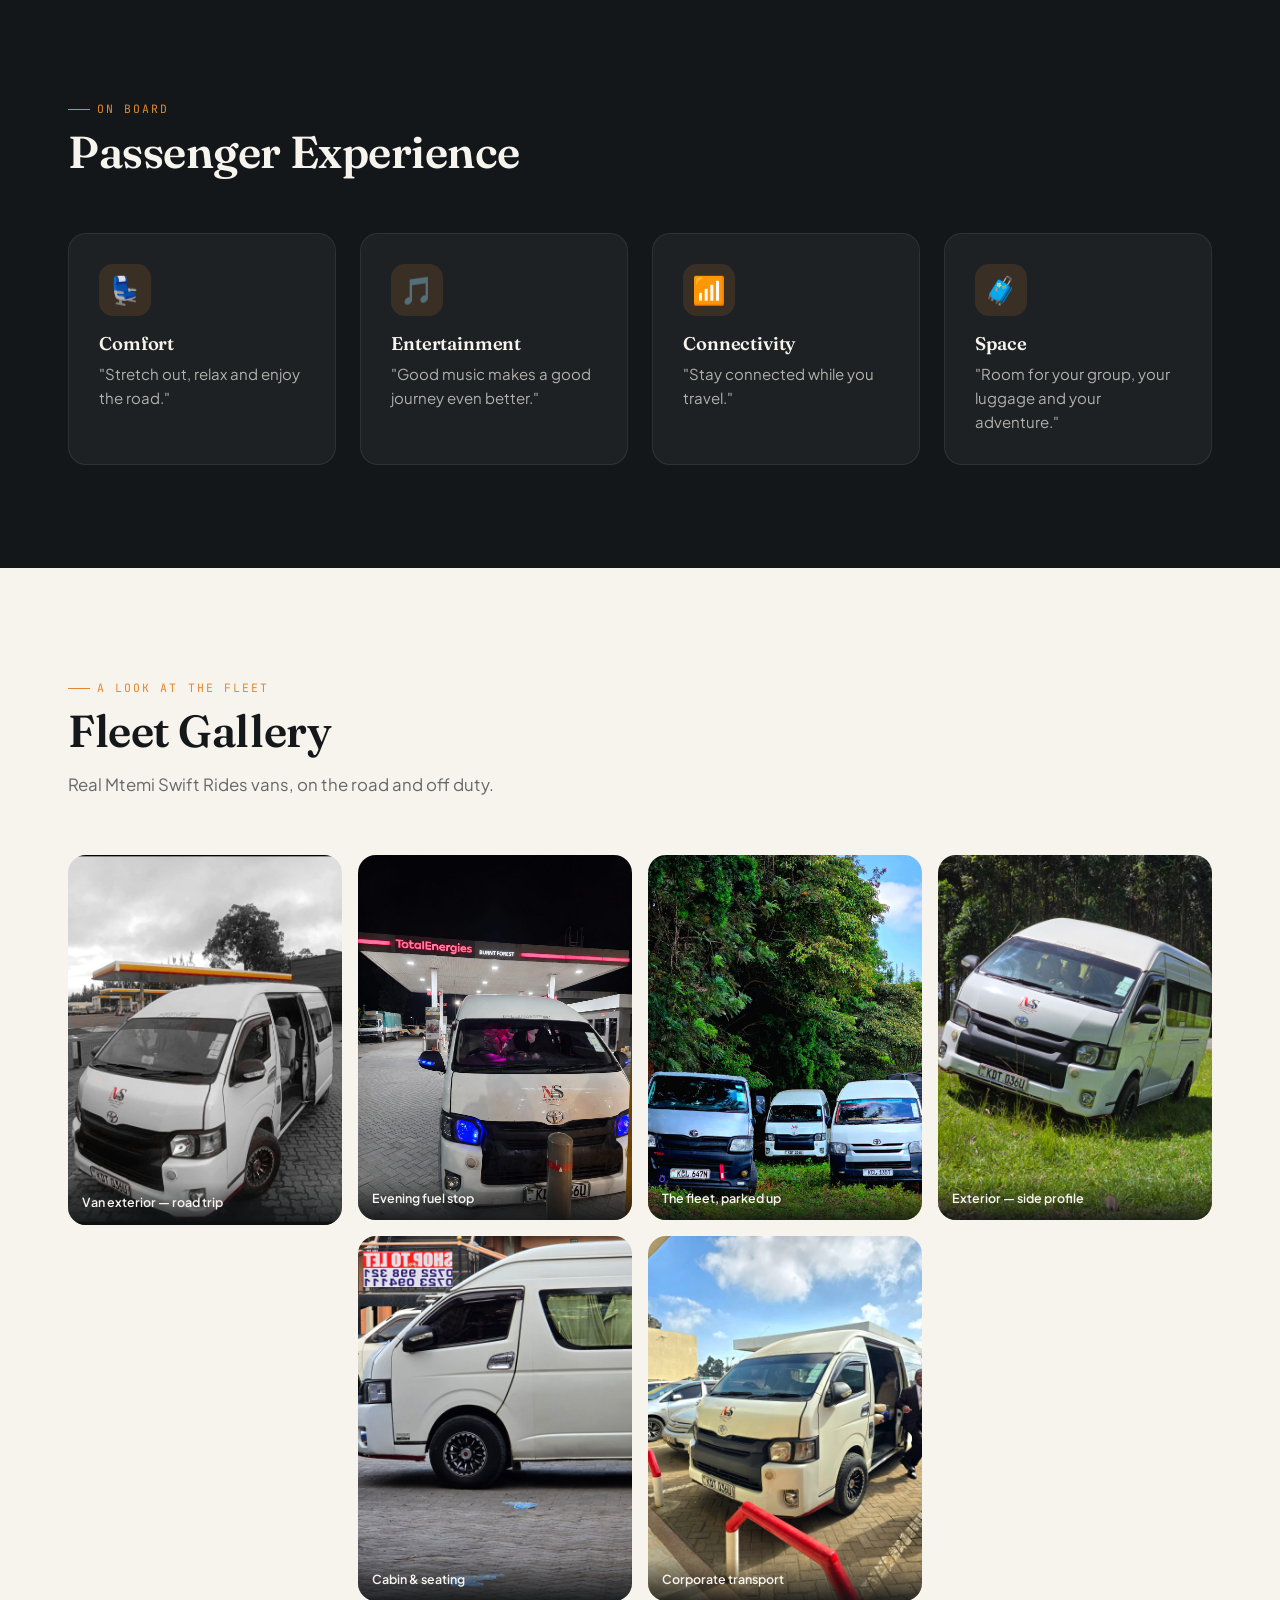
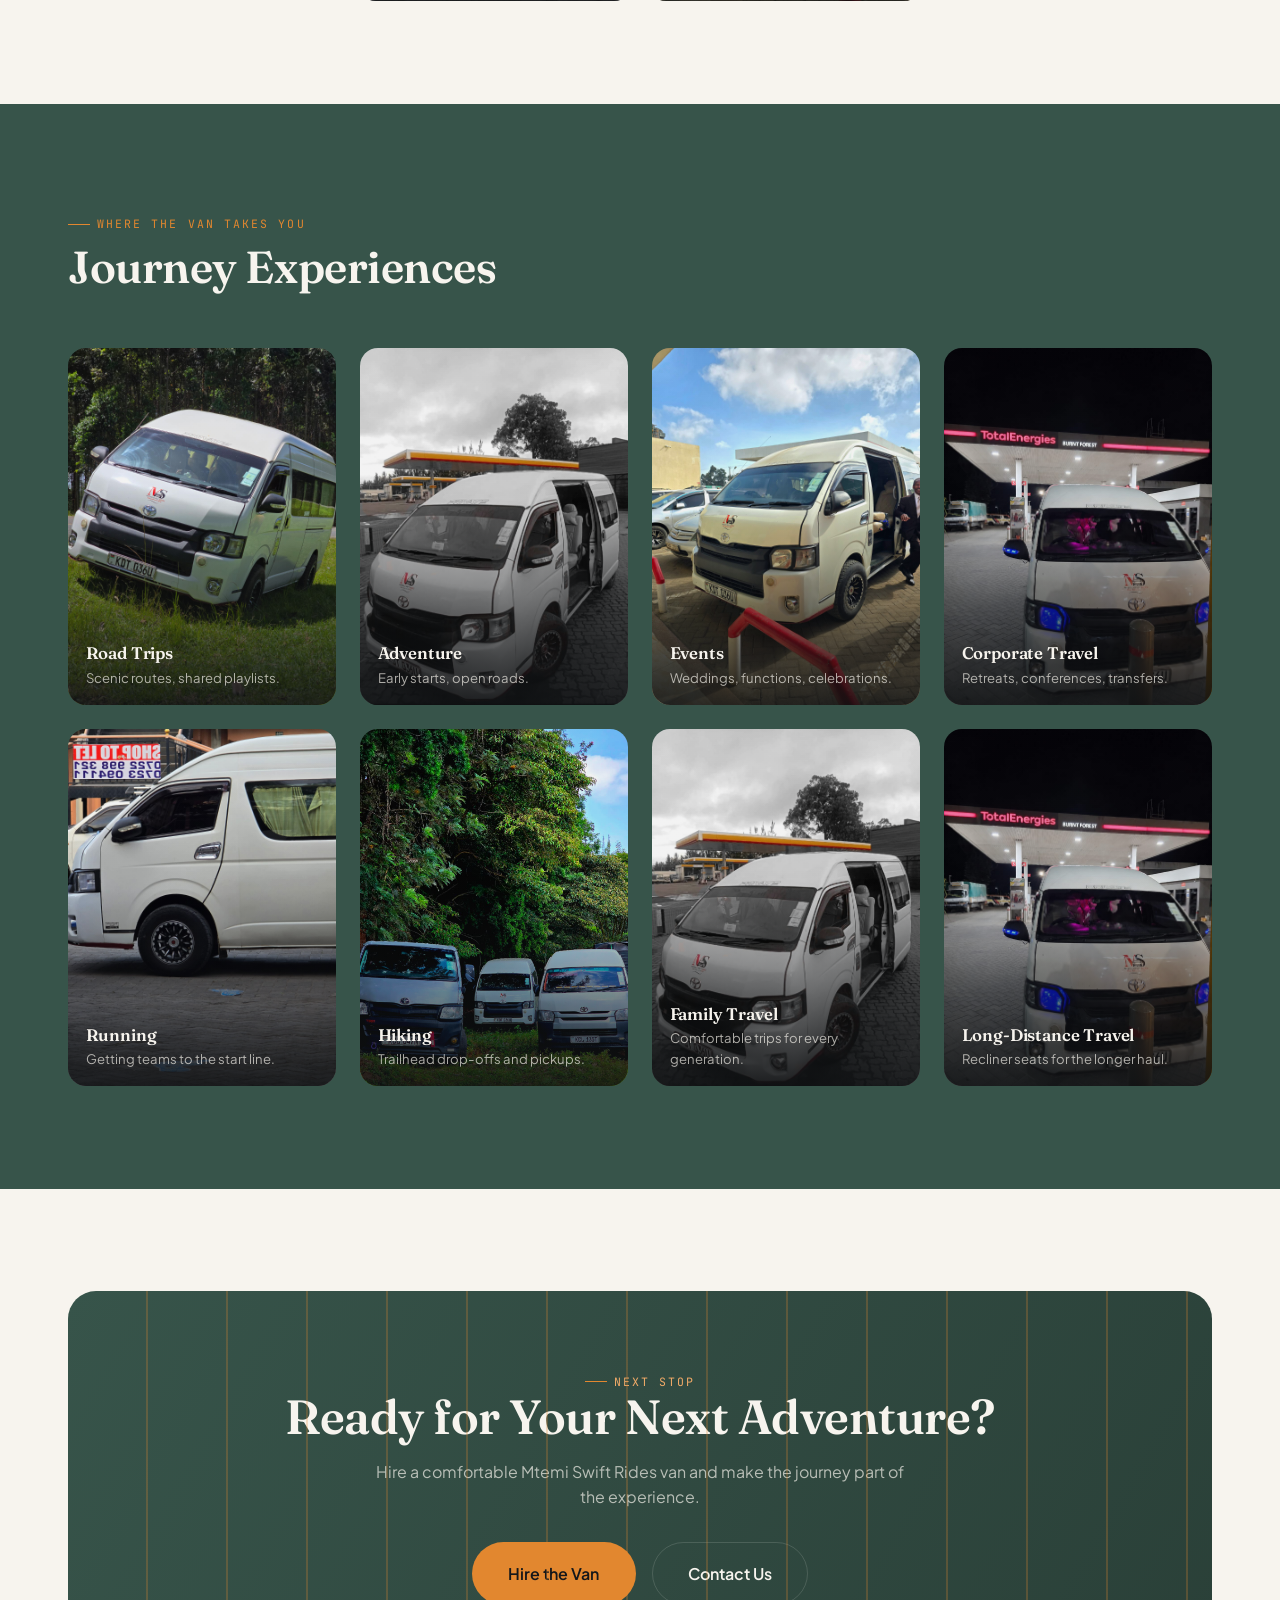
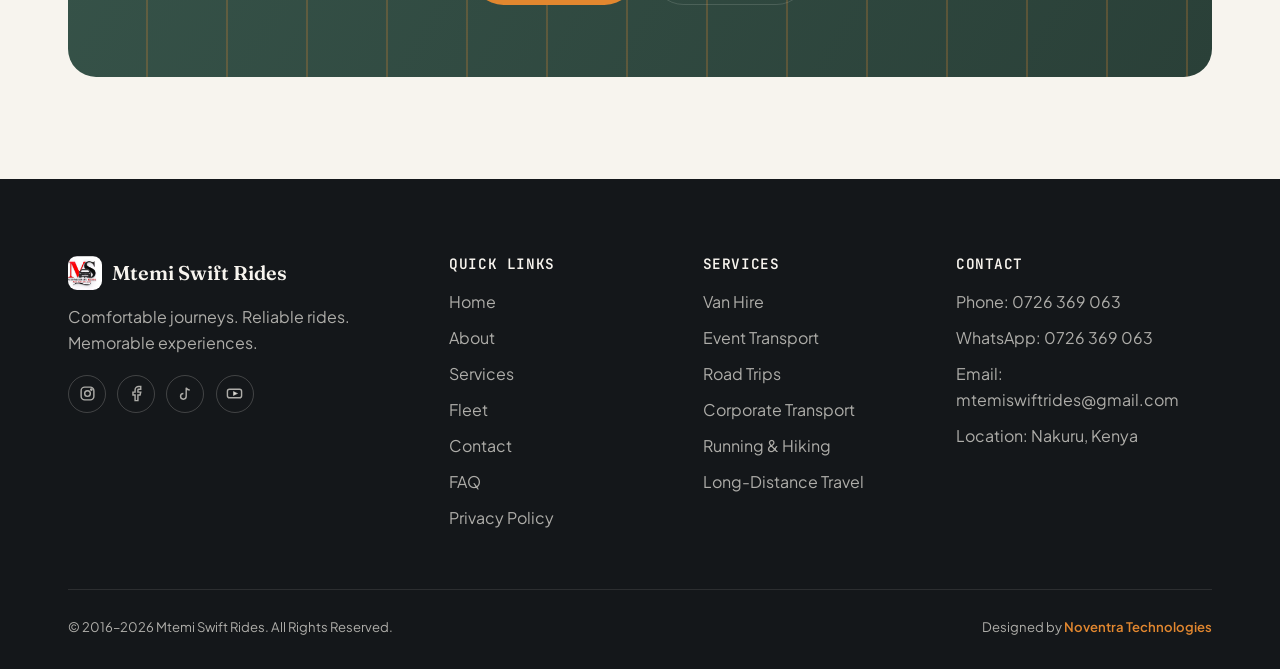
<file: fleet.html>
<!DOCTYPE html>
<html lang="en">
<head>
<meta charset="UTF-8" />
<meta name="viewport" content="width=device-width, initial-scale=1.0" />
<title>Fleet &amp; Experiences | Mtemi Swift Rides 16-Seater Van</title>
<meta name="description" content="Take a look at the Mtemi Swift Rides 16-seater van — recliner seats, spacious legroom, Wi-Fi and entertainment — and the journeys it makes possible." />
<link rel="canonical" href="https://www.mtemiswiftrides.co.ke/fleet.html" />
<meta property="og:type" content="website" />
<meta property="og:title" content="Fleet & Experiences | Mtemi Swift Rides" />
<meta property="og:description" content="Built for the journey — the Mtemi Swift Rides 16-seater van and the experiences it makes possible." />
<meta property="og:url" content="https://www.mtemiswiftrides.co.ke/fleet.html" />
<link rel="preconnect" href="https://fonts.googleapis.com" />
<link rel="preconnect" href="https://fonts.gstatic.com" crossorigin />
<link href="https://fonts.googleapis.com/css2?family=Fraunces:opsz,wght@9..144,500;9..144,600;9..144,700&family=Plus+Jakarta+Sans:wght@400;500;600;700;800&family=JetBrains+Mono:wght@500&display=swap" rel="stylesheet" />
<link rel="stylesheet" href="/assets/css/style.css" />
</head>
<body>
<a href="#main" class="skip-link">Skip to content</a>
<div class="roadline-wrap" aria-hidden="true"><div class="roadline-track"><div class="roadline-progress"></div></div></div>

<header class="navbar">
  <div class="container">
    <a href="/index.html" class="navbar-brand"><img src="/assets/img/logo.jpeg" alt="Mtemi Swift Rides logo" class="mark" /> Mtemi Swift Rides</a>
    <nav class="navbar-links" id="navLinks">
      <a href="/index.html">Home</a>
      <a href="/about.html">About</a>
      <a href="/services.html">Services</a>
      <a href="/fleet.html">Fleet &amp; Experiences</a>
      <a href="/contact.html">Contact</a>
      <a href="/faq.html">FAQ</a>
      <a href="/contact.html" class="btn btn-primary navbar-cta-mobile">Book a Ride</a>
    </nav>
    <div class="navbar-actions">
      <a href="/contact.html" class="btn btn-primary desktop-only">Book a Ride</a>
      <button class="navbar-toggle" aria-label="Toggle menu" aria-expanded="false">
        <svg viewBox="0 0 24 24" fill="none" stroke="currentColor" stroke-width="2"><path d="M3 6h18M3 12h18M3 18h18"/></svg>
      </button>
    </div>
  </div>
</header>

<main id="main">

  <!-- HERO -->
  <section class="hero" style="min-height:70vh;">
    <div class="hero-road" aria-hidden="true"></div>
    <div class="container hero-inner" style="padding-bottom:3.5rem;">
      <span class="breadcrumb" style="color:var(--mist-on-dark-soft);">Home / Fleet &amp; Experiences</span>
      <h1 style="font-size:clamp(2.2rem,5vw,3.8rem);">Built for the Journey.</h1>
      <p class="lede">A comfortable 16-seater designed for groups, road trips, events, adventures and longer journeys.</p>
    </div>
  </section>
  <style>.hero{background:linear-gradient(180deg, rgba(20,23,26,0.35) 0%, rgba(15,17,19,0.6) 55%, rgba(15,17,19,0.95) 100%), url('/assets/img/van-side-profile.jpeg') center 35%/cover no-repeat;}</style>

  <!-- THE MTEMI 16-SEATER -->
  <section class="section">
    <div class="container split">
      <div class="reveal">
        <span class="eyebrow">The vehicle</span>
        <h2>The Mtemi 16-Seater</h2>
        <p style="margin-top:1.1rem; color:var(--mist-on-light); font-size:1.05rem;">Every Mtemi Swift Rides van is configured for comfortable group travel — spacious, well-kept and ready for the road.</p>
        <ul style="margin-top:1.2rem; display:grid; gap:0.7rem; color:var(--mist-on-light);">
          <li>✓ 16-seat capacity</li>
          <li>✓ Spacious interior</li>
          <li>✓ Recliner seats</li>
          <li>✓ Generous legroom</li>
          <li>✓ Comfortable passenger cabin</li>
          <li>✓ Music &amp; entertainment</li>
          <li>✓ Wi-Fi</li>
          <li>✓ Group-friendly configuration</li>
          <li>✓ Luggage space</li>
        </ul>
        <p class="placeholder-note mt-1">Exact specifications are confirmed on request; the list above reflects the standard cabin configuration.</p>
      </div>
      <div class="img-frame reveal">
        <img src="/assets/img/van-corporate-passenger.jpeg" alt="Mtemi Swift Rides van with the side door open" loading="lazy" />
      </div>
    </div>
  </section>

  <!-- PASSENGER EXPERIENCE -->
  <section class="section section-dark">
    <div class="container">
      <div class="section-head reveal"><span class="eyebrow">On board</span><h2>Passenger Experience</h2></div>
      <div class="grid grid-4">
        <div class="feature-card reveal"><div class="icon">💺</div><h3>Comfort</h3><p>"Stretch out, relax and enjoy the road."</p></div>
        <div class="feature-card reveal"><div class="icon">🎵</div><h3>Entertainment</h3><p>"Good music makes a good journey even better."</p></div>
        <div class="feature-card reveal"><div class="icon">📶</div><h3>Connectivity</h3><p>"Stay connected while you travel."</p></div>
        <div class="feature-card reveal"><div class="icon">🧳</div><h3>Space</h3><p>"Room for your group, your luggage and your adventure."</p></div>
      </div>
    </div>
  </section>

  <!-- FLEET GALLERY -->
  <section class="section">
    <div class="container">
      <div class="section-head reveal"><span class="eyebrow">A look at the fleet</span><h2>Fleet Gallery</h2><p>Real Mtemi Swift Rides vans, on the road and off duty.</p></div>
      <div class="gallery reveal">
        <figure><img src="/assets/img/van-roadside-scenic.jpeg" alt="Mtemi Swift Rides van parked on a grassy roadside" loading="lazy" /><figcaption>Van exterior — road trip</figcaption></figure>
        <figure><img src="/assets/img/van-night-fuel-stop.jpeg" alt="Mtemi Swift Rides van at a fuel stop at night" loading="lazy" /><figcaption>Evening fuel stop</figcaption></figure>
        <figure><img src="/assets/img/van-interior-seats.jpeg" alt="Open interior view of a Mtemi Swift Rides van" loading="lazy" /><figcaption>Cabin &amp; seating</figcaption></figure>
        <figure><img src="/assets/img/van-fleet-parked.jpeg" alt="Three Mtemi Swift Rides vans parked together" loading="lazy" /><figcaption>The fleet, parked up</figcaption></figure>
        <figure><img src="/assets/img/van-corporate-passenger.jpeg" alt="Passenger boarding a Mtemi Swift Rides van in formal wear" loading="lazy" /><figcaption>Corporate transport</figcaption></figure>
        <figure><img src="/assets/img/van-side-profile.jpeg" alt="Side profile of a Mtemi Swift Rides van" loading="lazy" /><figcaption>Exterior — side profile</figcaption></figure>
      </div>
    </div>
  </section>

  <!-- JOURNEY EXPERIENCES -->
  <section class="section section-forest">
    <div class="container">
      <div class="section-head reveal"><span class="eyebrow">Where the van takes you</span><h2>Journey Experiences</h2></div>
      <div class="grid grid-4">
        <div class="exp-card reveal"><img src="/assets/img/van-side-profile.jpeg" alt="Road trip" loading="lazy" /><div class="label"><h4>Road Trips</h4><p>Scenic routes, shared playlists.</p></div></div>
        <div class="exp-card reveal"><img src="/assets/img/van-roadside-scenic.jpeg" alt="Adventure travel" loading="lazy" /><div class="label"><h4>Adventure</h4><p>Early starts, open roads.</p></div></div>
        <div class="exp-card reveal"><img src="/assets/img/van-corporate-passenger.jpeg" alt="Event transport" loading="lazy" /><div class="label"><h4>Events</h4><p>Weddings, functions, celebrations.</p></div></div>
        <div class="exp-card reveal"><img src="/assets/img/van-night-fuel-stop.jpeg" alt="Corporate travel" loading="lazy" /><div class="label"><h4>Corporate Travel</h4><p>Retreats, conferences, transfers.</p></div></div>
        <div class="exp-card reveal"><img src="/assets/img/van-interior-seats.jpeg" alt="Running events" loading="lazy" /><div class="label"><h4>Running</h4><p>Getting teams to the start line.</p></div></div>
        <div class="exp-card reveal"><img src="/assets/img/van-fleet-parked.jpeg" alt="Hiking transport" loading="lazy" /><div class="label"><h4>Hiking</h4><p>Trailhead drop-offs and pickups.</p></div></div>
        <div class="exp-card reveal"><img src="/assets/img/van-roadside-scenic.jpeg" alt="Family travel" loading="lazy" /><div class="label"><h4>Family Travel</h4><p>Comfortable trips for every generation.</p></div></div>
        <div class="exp-card reveal"><img src="/assets/img/van-night-fuel-stop.jpeg" alt="Long distance travel" loading="lazy" /><div class="label"><h4>Long-Distance Travel</h4><p>Recliner seats for the longer haul.</p></div></div>
      </div>
    </div>
  </section>

  <!-- FLEET CTA -->
  <section class="section">
    <div class="container">
      <div class="cta-band reveal">
        <span class="eyebrow" style="color:var(--amber-light)">Next stop</span>
        <h2>Ready for Your Next Adventure?</h2>
        <p>Hire a comfortable Mtemi Swift Rides van and make the journey part of the experience.</p>
        <div class="cta-actions">
          <a href="/contact.html" class="btn btn-primary btn-lg">Hire the Van</a>
          <a href="/contact.html" class="btn btn-outline btn-lg">Contact Us</a>
        </div>
      </div>
    </div>
  </section>

</main>

<footer class="footer">
  <div class="container">
    <div class="footer-grid">
      <div class="footer-brand">
        <a href="/index.html" class="navbar-brand"><img src="/assets/img/logo.jpeg" alt="Mtemi Swift Rides logo" class="mark" /> Mtemi Swift Rides</a>
        <p>Comfortable journeys. Reliable rides. Memorable experiences.</p>
        <div class="footer-social">
          <a href="#" data-cfg-ig aria-label="Instagram" target="_blank" rel="noopener"><svg viewBox="0 0 24 24" fill="none" stroke="currentColor" stroke-width="2"><rect x="3" y="3" width="18" height="18" rx="5"/><circle cx="12" cy="12" r="4"/><circle cx="17.5" cy="6.5" r="1"/></svg></a>
          <a href="#" data-cfg-fb aria-label="Facebook" target="_blank" rel="noopener"><svg viewBox="0 0 24 24" fill="none" stroke="currentColor" stroke-width="2"><path d="M18 2h-3a5 5 0 0 0-5 5v3H7v4h3v8h4v-8h3l1-4h-4V7a1 1 0 0 1 1-1h3z"/></svg></a>
          <a href="#" data-cfg-tiktok aria-label="TikTok" target="_blank" rel="noopener"><svg viewBox="0 0 24 24" fill="none" stroke="currentColor" stroke-width="2"><path d="M9 12a4 4 0 1 0 4 4V4c1 2 3 3 5 3"/></svg></a>
          <a href="#" data-cfg-yt aria-label="YouTube" target="_blank" rel="noopener"><svg viewBox="0 0 24 24" fill="none" stroke="currentColor" stroke-width="2"><rect x="2" y="6" width="20" height="12" rx="3"/><path d="M11 10l4 2-4 2z" fill="currentColor"/></svg></a>
        </div>
      </div>
      <div><h4>Quick Links</h4>
        <ul class="footer-links">
          <li><a href="/index.html">Home</a></li><li><a href="/about.html">About</a></li>
          <li><a href="/services.html">Services</a></li><li><a href="/fleet.html">Fleet</a></li>
          <li><a href="/contact.html">Contact</a></li><li><a href="/faq.html">FAQ</a></li>
          <li><a href="/privacy.html">Privacy Policy</a></li>
        </ul>
      </div>
      <div><h4>Services</h4>
        <ul class="footer-links">
          <li><a href="/services.html#van-hire">Van Hire</a></li><li><a href="/services.html#events">Event Transport</a></li>
          <li><a href="/services.html#road-trips">Road Trips</a></li><li><a href="/services.html#corporate">Corporate Transport</a></li>
          <li><a href="/services.html#running-hiking">Running &amp; Hiking</a></li><li><a href="/services.html#long-distance">Long-Distance Travel</a></li>
        </ul>
      </div>
      <div><h4>Contact</h4>
        <ul class="footer-links">
          <li>Phone: <a data-cfg-phone-href href="#"><span data-cfg-phone>[PHONE NUMBER]</span></a></li>
          <li>WhatsApp: <a href="#" data-whatsapp-link><span data-cfg-whatsapp>[WHATSAPP NUMBER]</span></a></li>
          <li>Email: <a data-cfg-email-href href="#"><span data-cfg-email>[EMAIL ADDRESS]</span></a></li>
          <li>Location: <span data-cfg-location>Nakuru, Kenya</span></li>
        </ul>
      </div>
    </div>
    <div class="footer-bottom">
      <span>© 2016–<span data-year>2026</span> Mtemi Swift Rides. All Rights Reserved.</span>
      <span class="footer-credit">Designed by <a href="https://diffre.github.io/noventra-website/" target="_blank" rel="noopener">Noventra Technologies</a></span>
    </div>
  </div>
</footer>

<a href="#" class="wa-float" data-whatsapp-link aria-label="Chat on WhatsApp">
  <svg viewBox="0 0 24 24" fill="currentColor"><path d="M12.04 2C6.58 2 2.13 6.45 2.13 11.91c0 1.71.45 3.38 1.3 4.85L2 22l5.36-1.4a9.9 9.9 0 0 0 4.68 1.19h.01c5.46 0 9.91-4.45 9.91-9.91C21.96 6.45 17.51 2 12.04 2z"/></svg>
</a>

<script src="/assets/js/config.js"></script>
<script src="/assets/js/main.js"></script>
</body>
</html>
</file>
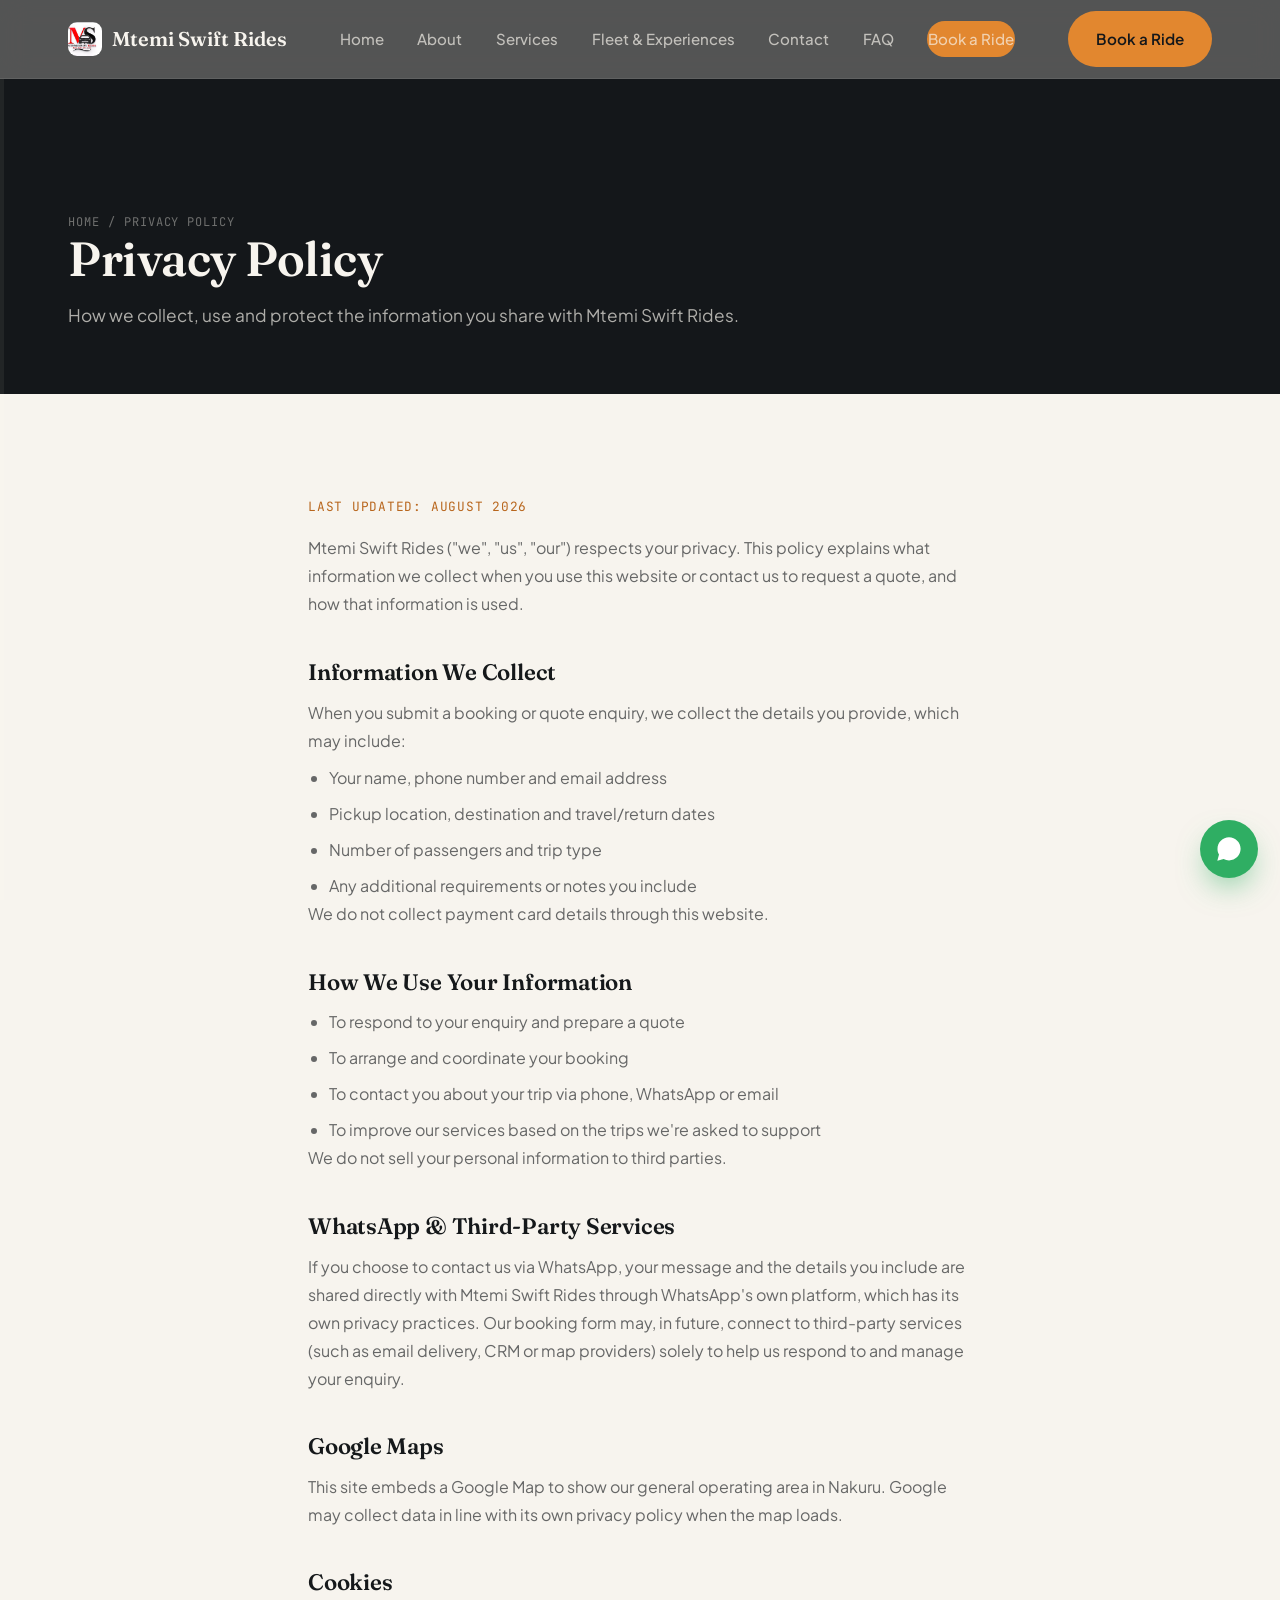
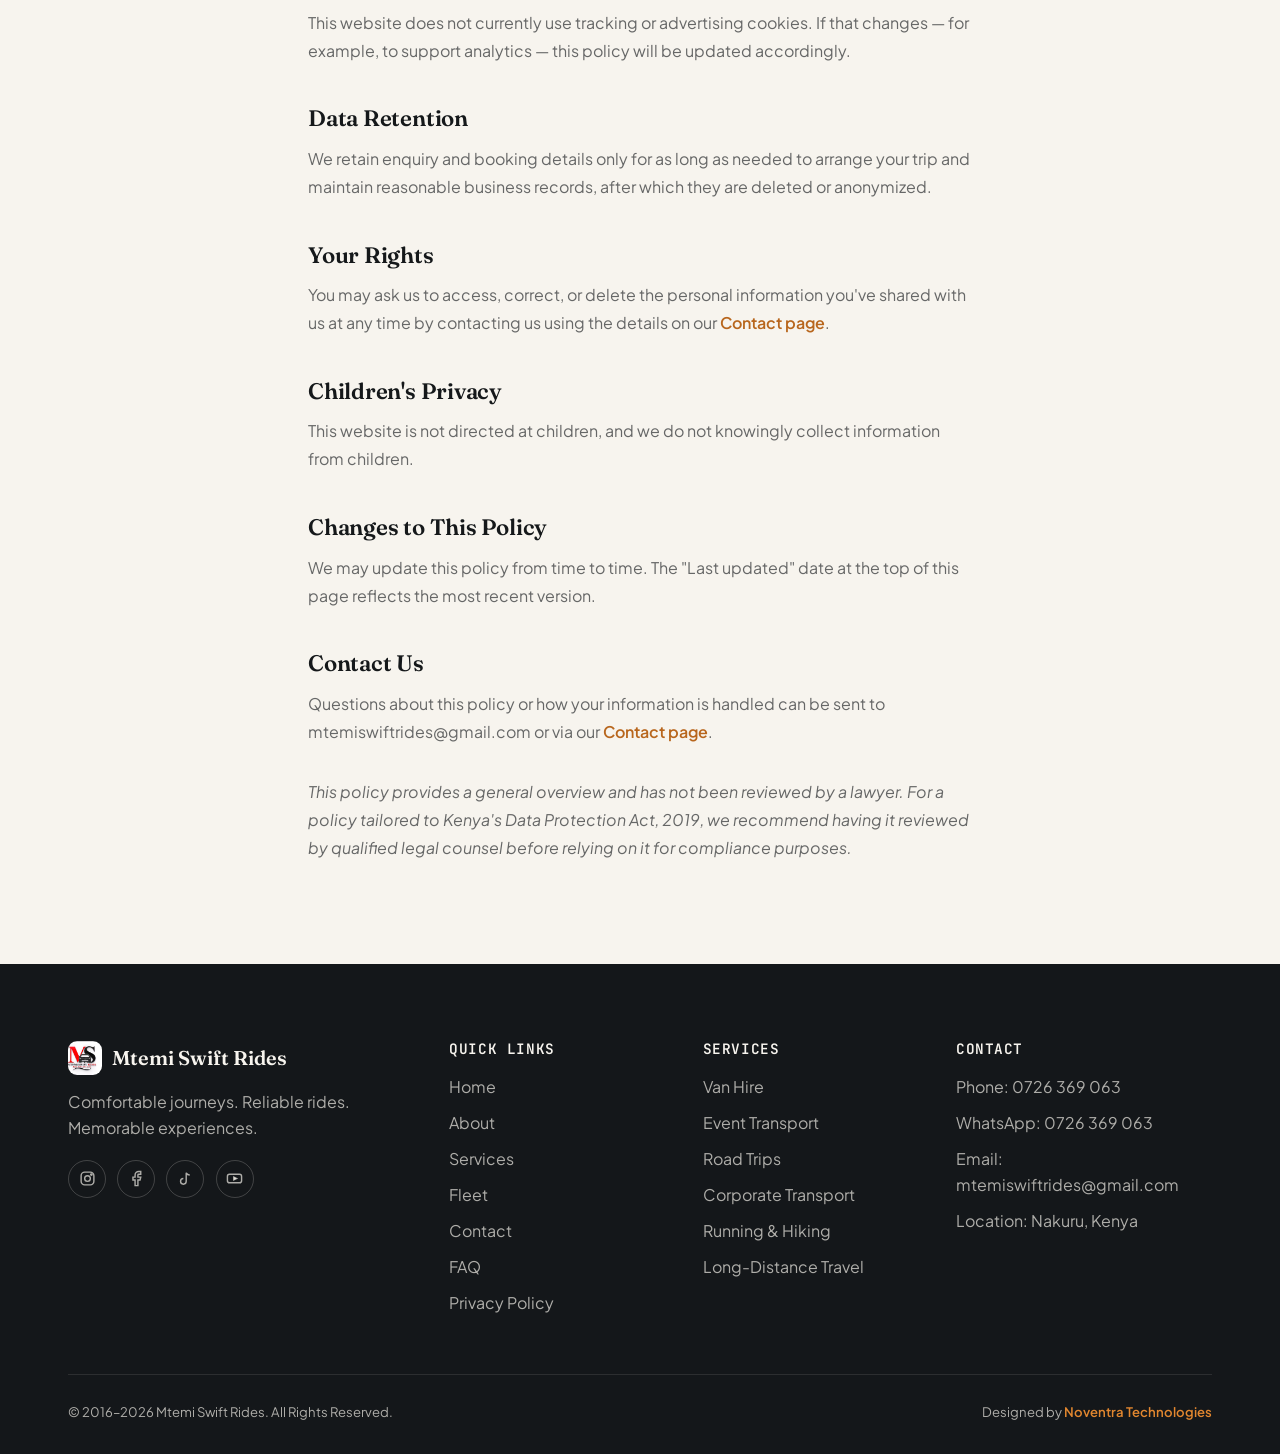
<file: privacy.html>
<!DOCTYPE html>
<html lang="en">
<head>
<meta charset="UTF-8" />
<meta name="viewport" content="width=device-width, initial-scale=1.0" />
<title>Privacy Policy | Mtemi Swift Rides</title>
<meta name="description" content="How Mtemi Swift Rides collects, uses and protects the information you share when you request a quote or contact us." />
<meta name="robots" content="noindex, follow" />
<link rel="canonical" href="https://www.mtemiswiftrides.co.ke/privacy.html" />
<link rel="preconnect" href="https://fonts.googleapis.com" />
<link rel="preconnect" href="https://fonts.gstatic.com" crossorigin />
<link href="https://fonts.googleapis.com/css2?family=Fraunces:opsz,wght@9..144,500;9..144,600;9..144,700&family=Plus+Jakarta+Sans:wght@400;500;600;700;800&family=JetBrains+Mono:wght@500&display=swap" rel="stylesheet" />
<link rel="stylesheet" href="/assets/css/style.css" />
<style>
  .policy { max-width: 760px; margin: 0 auto; }
  .policy h2 { font-size: 1.4rem; margin-top: 2.6rem; margin-bottom: 0.9rem; }
  .policy h2:first-child { margin-top: 0; }
  .policy p, .policy li { color: var(--mist-on-light); font-size: 1rem; line-height: 1.75; }
  .policy ul { padding-left: 1.3rem; margin-top: 0.6rem; display: grid; gap: 0.5rem; }
  .policy ul li { list-style: disc; }
  .policy .updated { font-family: var(--font-mono); font-size: 0.8rem; color: var(--amber-dark); text-transform: uppercase; letter-spacing: 0.06em; }
</style>
</head>
<body>
<a href="#main" class="skip-link">Skip to content</a>
<div class="roadline-wrap" aria-hidden="true"><div class="roadline-track"><div class="roadline-progress"></div></div></div>

<header class="navbar">
  <div class="container">
    <a href="/index.html" class="navbar-brand"><img src="/assets/img/logo.jpeg" alt="Mtemi Swift Rides logo" class="mark" /> Mtemi Swift Rides</a>
    <nav class="navbar-links" id="navLinks">
      <a href="/index.html">Home</a>
      <a href="/about.html">About</a>
      <a href="/services.html">Services</a>
      <a href="/fleet.html">Fleet &amp; Experiences</a>
      <a href="/contact.html">Contact</a>
      <a href="/faq.html">FAQ</a>
      <a href="/contact.html" class="btn btn-primary navbar-cta-mobile">Book a Ride</a>
    </nav>
    <div class="navbar-actions">
      <a href="/contact.html" class="btn btn-primary desktop-only">Book a Ride</a>
      <button class="navbar-toggle" aria-label="Toggle menu" aria-expanded="false">
        <svg viewBox="0 0 24 24" fill="none" stroke="currentColor" stroke-width="2"><path d="M3 6h18M3 12h18M3 18h18"/></svg>
      </button>
    </div>
  </div>
</header>

<main id="main">

  <section class="page-hero-simple">
    <div class="container">
      <span class="breadcrumb">Home / Privacy Policy</span>
      <h1 style="font-size:clamp(2rem,4vw,3rem);">Privacy Policy</h1>
      <p>How we collect, use and protect the information you share with Mtemi Swift Rides.</p>
    </div>
  </section>

  <section class="section">
    <div class="container policy">
      <p class="updated">Last updated: August 2026</p>

      <p style="margin-top:1rem;">Mtemi Swift Rides ("we", "us", "our") respects your privacy. This policy explains what information we collect when you use this website or contact us to request a quote, and how that information is used.</p>

      <h2>Information We Collect</h2>
      <p>When you submit a booking or quote enquiry, we collect the details you provide, which may include:</p>
      <ul>
        <li>Your name, phone number and email address</li>
        <li>Pickup location, destination and travel/return dates</li>
        <li>Number of passengers and trip type</li>
        <li>Any additional requirements or notes you include</li>
      </ul>
      <p>We do not collect payment card details through this website.</p>

      <h2>How We Use Your Information</h2>
      <ul>
        <li>To respond to your enquiry and prepare a quote</li>
        <li>To arrange and coordinate your booking</li>
        <li>To contact you about your trip via phone, WhatsApp or email</li>
        <li>To improve our services based on the trips we're asked to support</li>
      </ul>
      <p>We do not sell your personal information to third parties.</p>

      <h2>WhatsApp &amp; Third-Party Services</h2>
      <p>If you choose to contact us via WhatsApp, your message and the details you include are shared directly with Mtemi Swift Rides through WhatsApp's own platform, which has its own privacy practices. Our booking form may, in future, connect to third-party services (such as email delivery, CRM or map providers) solely to help us respond to and manage your enquiry.</p>

      <h2>Google Maps</h2>
      <p>This site embeds a Google Map to show our general operating area in Nakuru. Google may collect data in line with its own privacy policy when the map loads.</p>

      <h2>Cookies</h2>
      <p>This website does not currently use tracking or advertising cookies. If that changes — for example, to support analytics — this policy will be updated accordingly.</p>

      <h2>Data Retention</h2>
      <p>We retain enquiry and booking details only for as long as needed to arrange your trip and maintain reasonable business records, after which they are deleted or anonymized.</p>

      <h2>Your Rights</h2>
      <p>You may ask us to access, correct, or delete the personal information you've shared with us at any time by contacting us using the details on our <a href="/contact.html" style="color:var(--amber-dark); font-weight:600;">Contact page</a>.</p>

      <h2>Children's Privacy</h2>
      <p>This website is not directed at children, and we do not knowingly collect information from children.</p>

      <h2>Changes to This Policy</h2>
      <p>We may update this policy from time to time. The "Last updated" date at the top of this page reflects the most recent version.</p>

      <h2>Contact Us</h2>
      <p>Questions about this policy or how your information is handled can be sent to <a data-cfg-email-href href="#"><span data-cfg-email>[EMAIL ADDRESS]</span></a> or via our <a href="/contact.html" style="color:var(--amber-dark); font-weight:600;">Contact page</a>.</p>

      <p class="placeholder-note mt-2">This policy provides a general overview and has not been reviewed by a lawyer. For a policy tailored to Kenya's Data Protection Act, 2019, we recommend having it reviewed by qualified legal counsel before relying on it for compliance purposes.</p>
    </div>
  </section>

</main>

<footer class="footer">
  <div class="container">
    <div class="footer-grid">
      <div class="footer-brand">
        <a href="/index.html" class="navbar-brand"><img src="/assets/img/logo.jpeg" alt="Mtemi Swift Rides logo" class="mark" /> Mtemi Swift Rides</a>
        <p>Comfortable journeys. Reliable rides. Memorable experiences.</p>
        <div class="footer-social">
          <a href="#" data-cfg-ig aria-label="Instagram" target="_blank" rel="noopener"><svg viewBox="0 0 24 24" fill="none" stroke="currentColor" stroke-width="2"><rect x="3" y="3" width="18" height="18" rx="5"/><circle cx="12" cy="12" r="4"/><circle cx="17.5" cy="6.5" r="1"/></svg></a>
          <a href="#" data-cfg-fb aria-label="Facebook" target="_blank" rel="noopener"><svg viewBox="0 0 24 24" fill="none" stroke="currentColor" stroke-width="2"><path d="M18 2h-3a5 5 0 0 0-5 5v3H7v4h3v8h4v-8h3l1-4h-4V7a1 1 0 0 1 1-1h3z"/></svg></a>
          <a href="#" data-cfg-tiktok aria-label="TikTok" target="_blank" rel="noopener"><svg viewBox="0 0 24 24" fill="none" stroke="currentColor" stroke-width="2"><path d="M9 12a4 4 0 1 0 4 4V4c1 2 3 3 5 3"/></svg></a>
          <a href="#" data-cfg-yt aria-label="YouTube" target="_blank" rel="noopener"><svg viewBox="0 0 24 24" fill="none" stroke="currentColor" stroke-width="2"><rect x="2" y="6" width="20" height="12" rx="3"/><path d="M11 10l4 2-4 2z" fill="currentColor"/></svg></a>
        </div>
      </div>
      <div><h4>Quick Links</h4>
        <ul class="footer-links">
          <li><a href="/index.html">Home</a></li><li><a href="/about.html">About</a></li>
          <li><a href="/services.html">Services</a></li><li><a href="/fleet.html">Fleet</a></li>
          <li><a href="/contact.html">Contact</a></li><li><a href="/faq.html">FAQ</a></li>
          <li><a href="/privacy.html">Privacy Policy</a></li>
        </ul>
      </div>
      <div><h4>Services</h4>
        <ul class="footer-links">
          <li><a href="/services.html#van-hire">Van Hire</a></li><li><a href="/services.html#events">Event Transport</a></li>
          <li><a href="/services.html#road-trips">Road Trips</a></li><li><a href="/services.html#corporate">Corporate Transport</a></li>
          <li><a href="/services.html#running-hiking">Running &amp; Hiking</a></li><li><a href="/services.html#long-distance">Long-Distance Travel</a></li>
        </ul>
      </div>
      <div><h4>Contact</h4>
        <ul class="footer-links">
          <li>Phone: <a data-cfg-phone-href href="#"><span data-cfg-phone>[PHONE NUMBER]</span></a></li>
          <li>WhatsApp: <a href="#" data-whatsapp-link><span data-cfg-whatsapp>[WHATSAPP NUMBER]</span></a></li>
          <li>Email: <a data-cfg-email-href href="#"><span data-cfg-email>[EMAIL ADDRESS]</span></a></li>
          <li>Location: <span data-cfg-location>Nakuru, Kenya</span></li>
        </ul>
      </div>
    </div>
    <div class="footer-bottom">
      <span>© 2016–<span data-year>2026</span> Mtemi Swift Rides. All Rights Reserved.</span>
      <span class="footer-credit">Designed by <a href="https://diffre.github.io/noventra-website/" target="_blank" rel="noopener">Noventra Technologies</a></span>
    </div>
  </div>
</footer>

<a href="#" class="wa-float" data-whatsapp-link aria-label="Chat on WhatsApp">
  <svg viewBox="0 0 24 24" fill="currentColor"><path d="M12.04 2C6.58 2 2.13 6.45 2.13 11.91c0 1.71.45 3.38 1.3 4.85L2 22l5.36-1.4a9.9 9.9 0 0 0 4.68 1.19h.01c5.46 0 9.91-4.45 9.91-9.91C21.96 6.45 17.51 2 12.04 2z"/></svg>
</a>

<script src="/assets/js/config.js"></script>
<script src="/assets/js/main.js"></script>
</body>
</html>
</file>
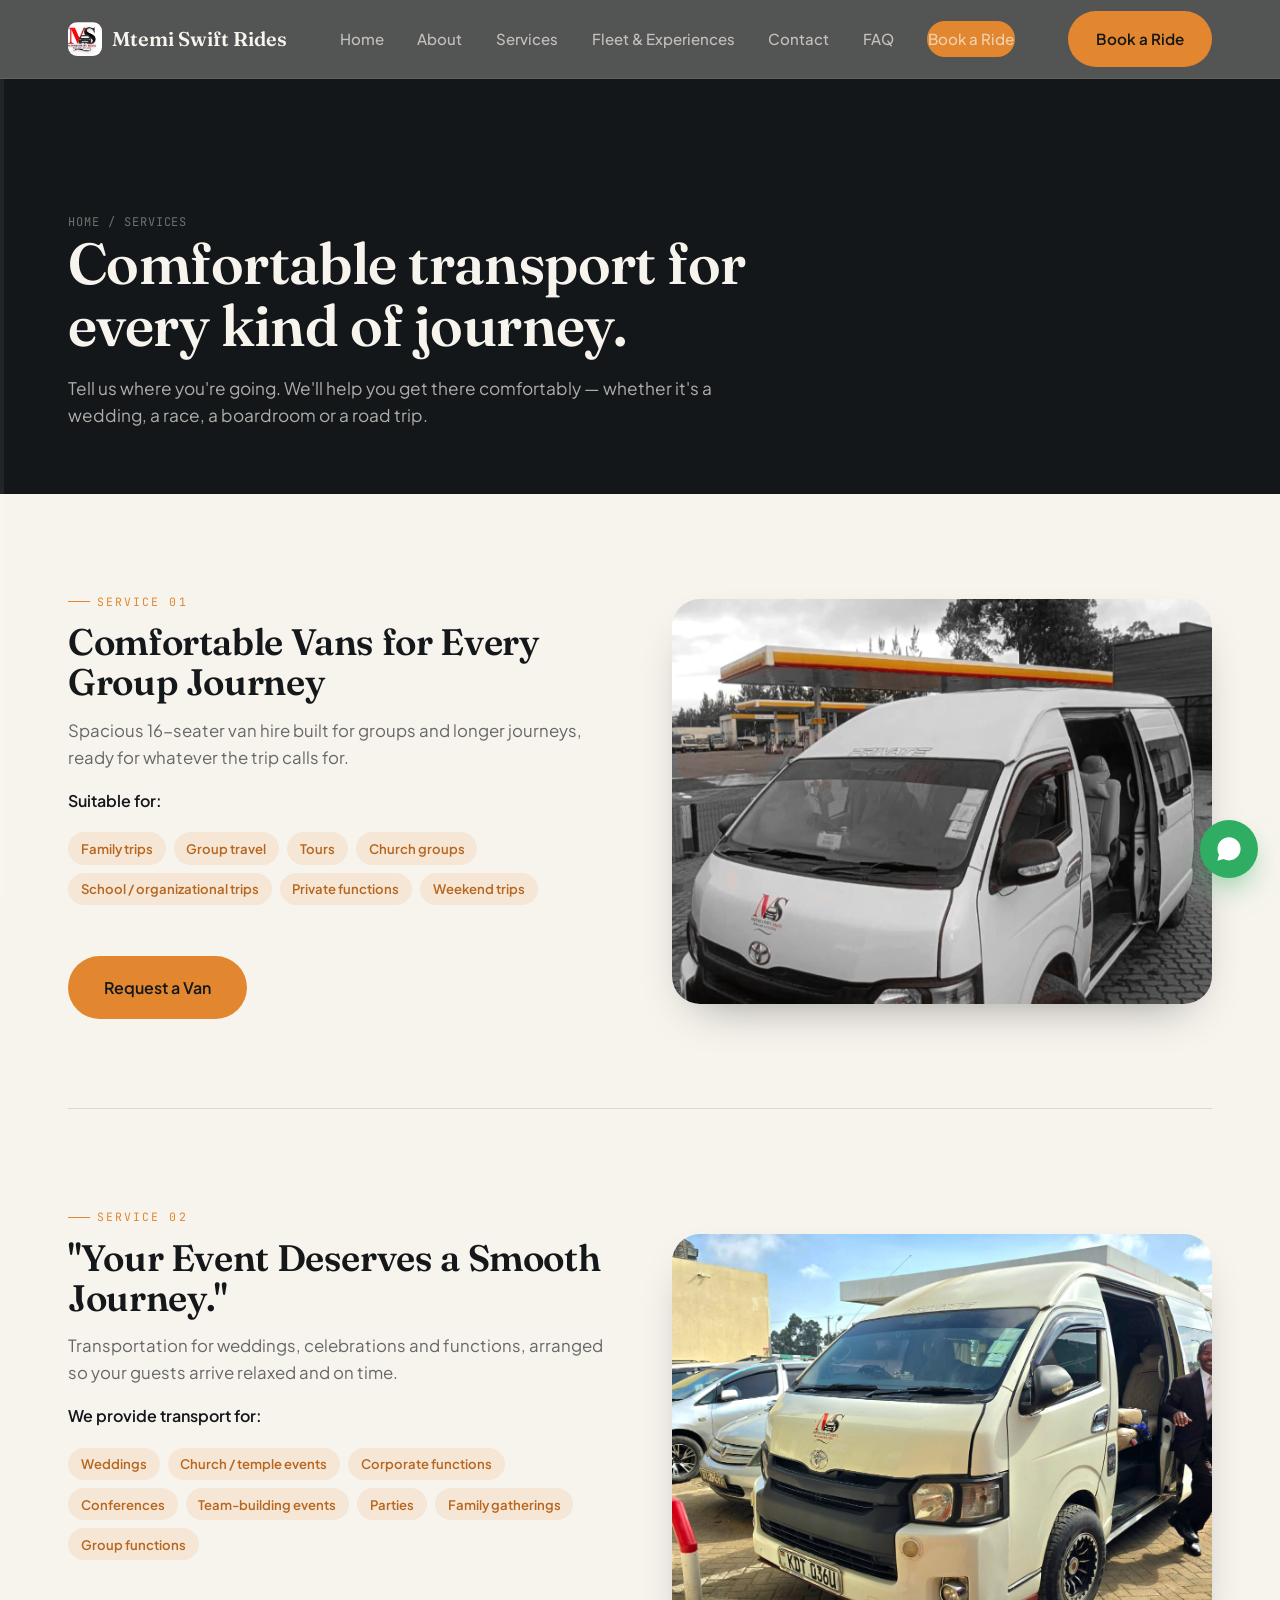
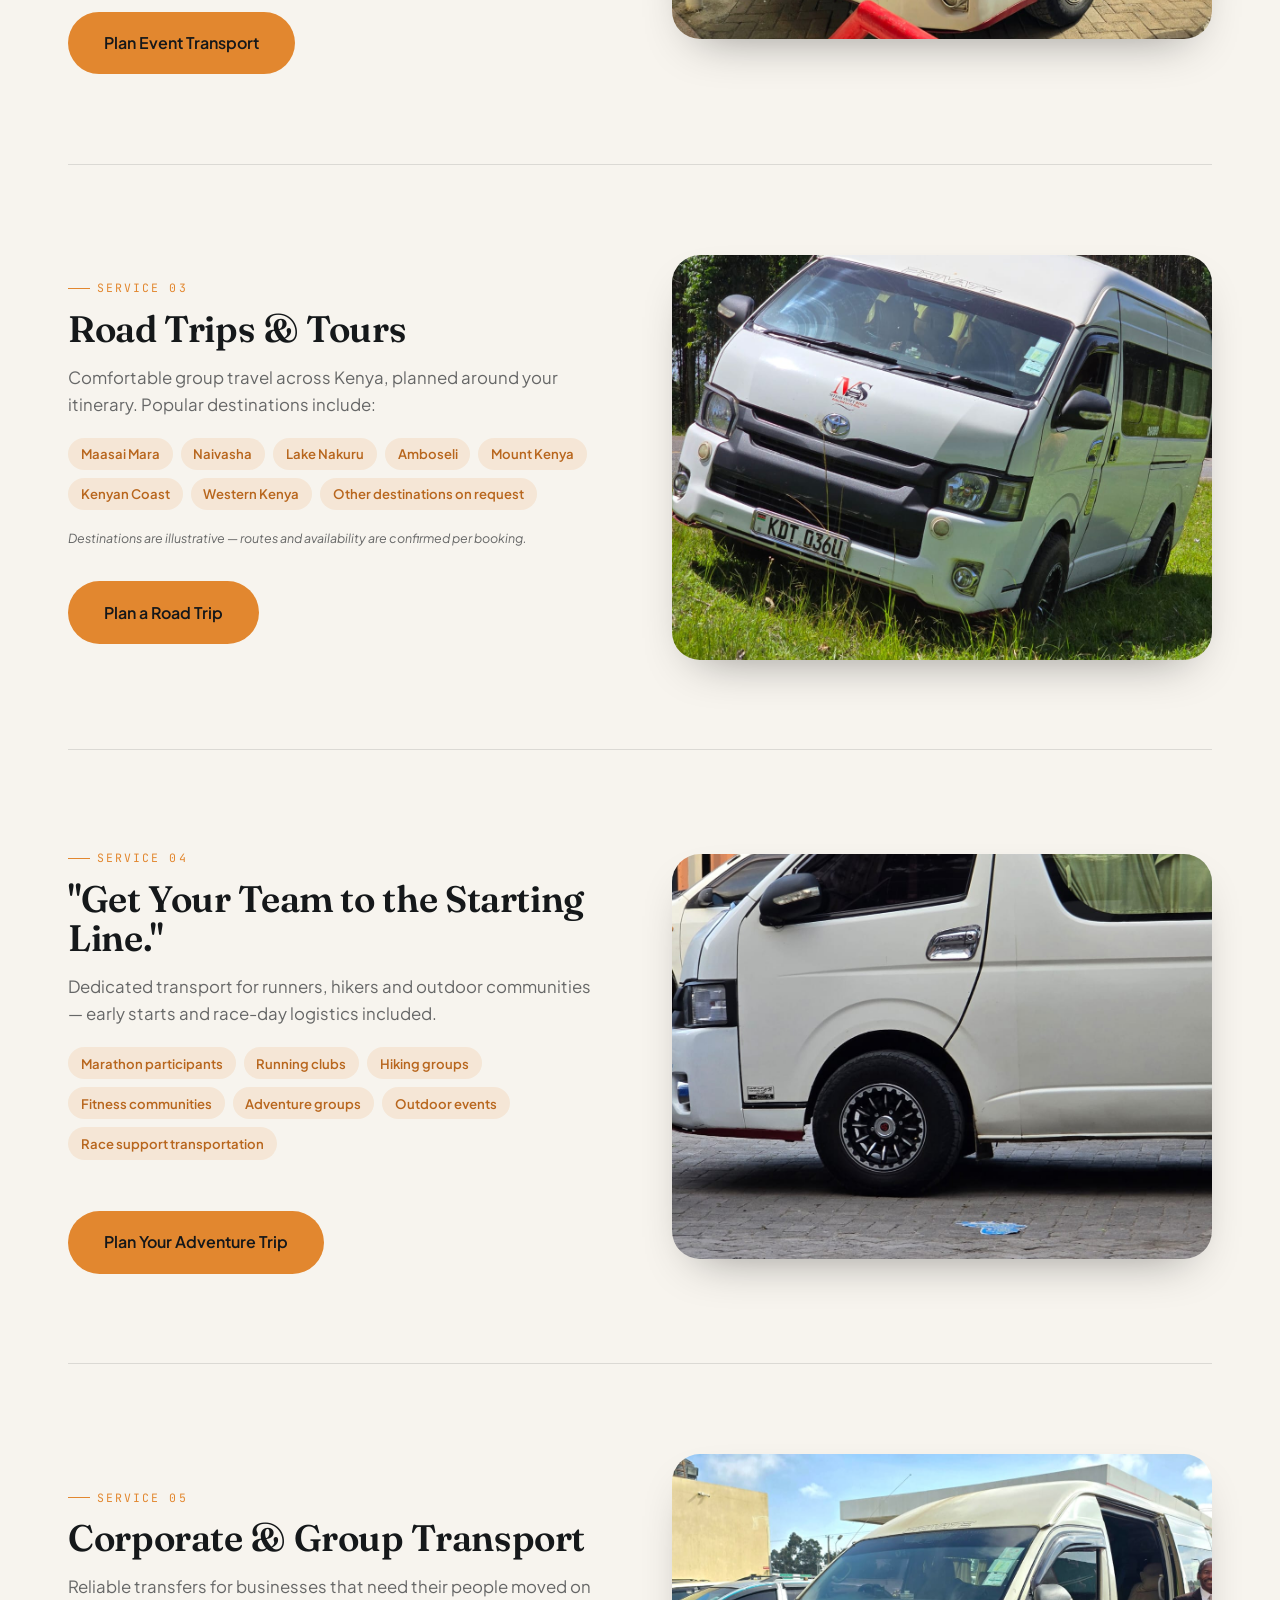
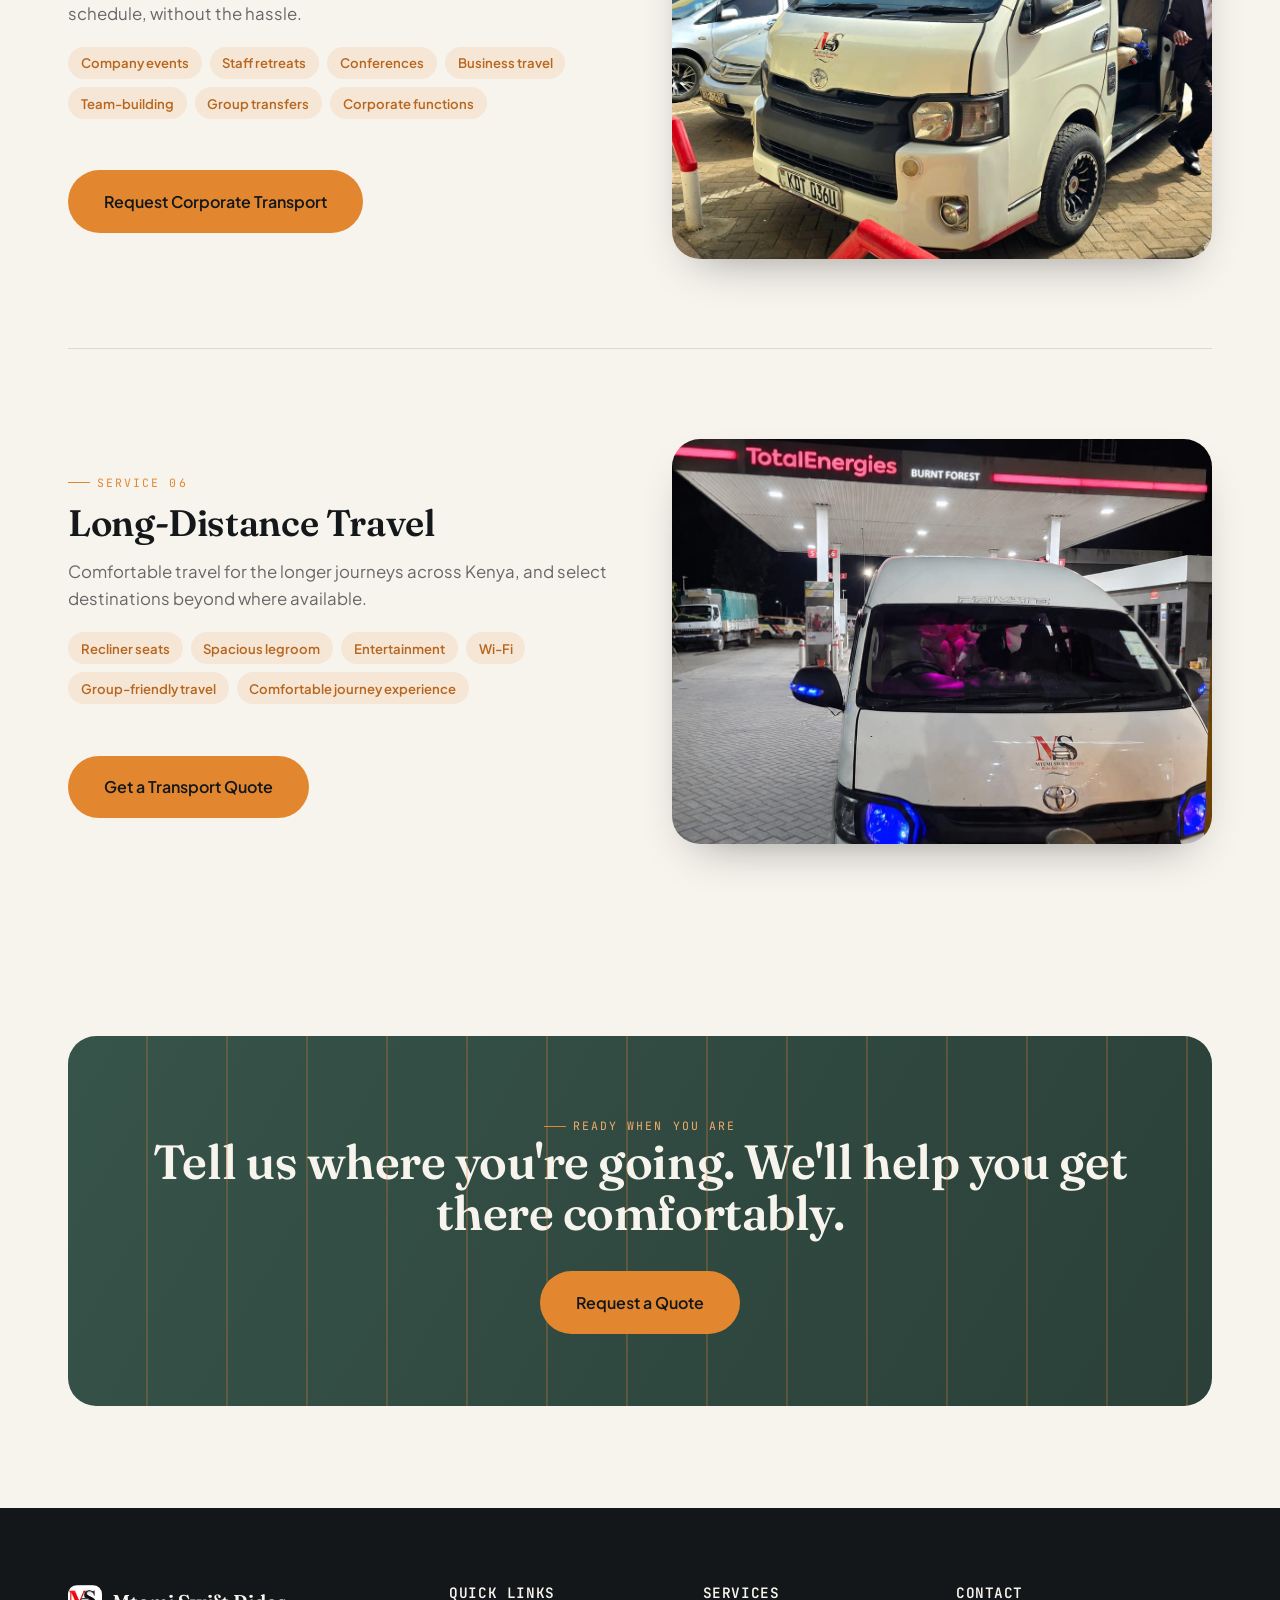
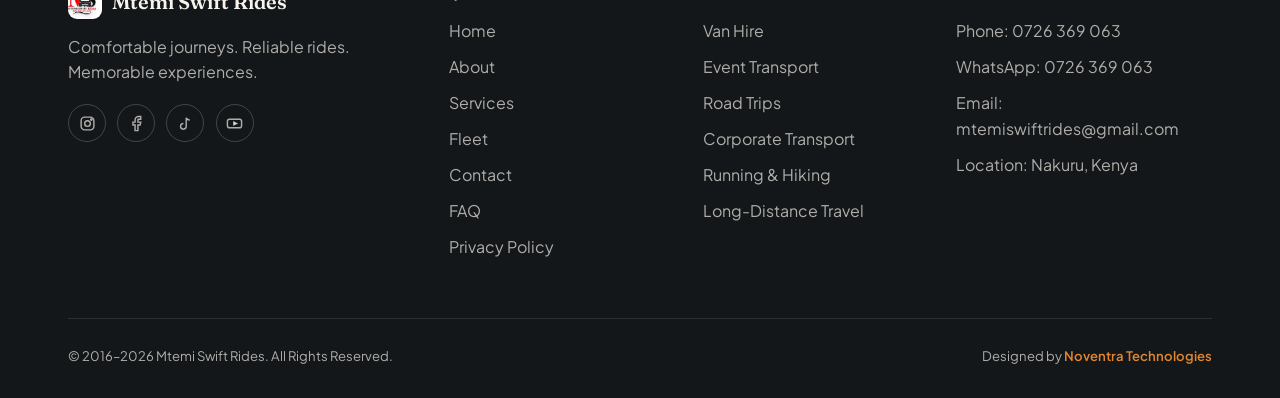
<file: services.html>
<!DOCTYPE html>
<html lang="en">
<head>
<meta charset="UTF-8" />
<meta name="viewport" content="width=device-width, initial-scale=1.0" />
<title>Services | Van Hire, Event, Road Trip &amp; Corporate Transport — Mtemi Swift Rides</title>
<meta name="description" content="Van hire, wedding and event transport, road trips and tours, running and hiking transport, corporate transport, and long-distance travel — all with Mtemi Swift Rides in Nakuru, Kenya." />
<meta name="keywords" content="van hire Nakuru, wedding transport Nakuru, road trip transport Kenya, hiking transport Kenya, running event transport Kenya, corporate transport Nakuru, long distance travel Kenya" />
<link rel="canonical" href="https://www.mtemiswiftrides.co.ke/services.html" />
<meta property="og:type" content="website" />
<meta property="og:title" content="Services | Mtemi Swift Rides" />
<meta property="og:description" content="Comfortable van hire, event transport, road trips, corporate travel, running & hiking transport and long-distance journeys across Kenya." />
<meta property="og:url" content="https://www.mtemiswiftrides.co.ke/services.html" />
<link rel="preconnect" href="https://fonts.googleapis.com" />
<link rel="preconnect" href="https://fonts.gstatic.com" crossorigin />
<link href="https://fonts.googleapis.com/css2?family=Fraunces:opsz,wght@9..144,500;9..144,600;9..144,700&family=Plus+Jakarta+Sans:wght@400;500;600;700;800&family=JetBrains+Mono:wght@500&display=swap" rel="stylesheet" />
<link rel="stylesheet" href="/assets/css/style.css" />
<style>
  .svc-block { display:grid; grid-template-columns: 1fr 1fr; gap: clamp(2rem,5vw,4.5rem); align-items:center; padding: clamp(3.5rem,7vw,6rem) 0; }
  .svc-block:nth-child(even) .svc-media { order: 2; }
  @media (max-width: 860px) { .svc-block, .svc-block:nth-child(even) .svc-media { grid-template-columns: 1fr; order: 0; } }
  .svc-media { border-radius: var(--radius-lg); overflow: hidden; aspect-ratio: 4/3; box-shadow: var(--shadow-soft); }
  .svc-media img { width:100%; height:100%; object-fit:cover; }
  .svc-block + .svc-block { border-top: 1px solid var(--line-on-light); }
</style>
</head>
<body>
<a href="#main" class="skip-link">Skip to content</a>
<div class="roadline-wrap" aria-hidden="true"><div class="roadline-track"><div class="roadline-progress"></div></div></div>

<header class="navbar">
  <div class="container">
    <a href="/index.html" class="navbar-brand"><img src="/assets/img/logo.jpeg" alt="Mtemi Swift Rides logo" class="mark" /> Mtemi Swift Rides</a>
    <nav class="navbar-links" id="navLinks">
      <a href="/index.html">Home</a>
      <a href="/about.html">About</a>
      <a href="/services.html">Services</a>
      <a href="/fleet.html">Fleet &amp; Experiences</a>
      <a href="/contact.html">Contact</a>
      <a href="/faq.html">FAQ</a>
      <a href="/contact.html" class="btn btn-primary navbar-cta-mobile">Book a Ride</a>
    </nav>
    <div class="navbar-actions">
      <a href="/contact.html" class="btn btn-primary desktop-only">Book a Ride</a>
      <button class="navbar-toggle" aria-label="Toggle menu" aria-expanded="false">
        <svg viewBox="0 0 24 24" fill="none" stroke="currentColor" stroke-width="2"><path d="M3 6h18M3 12h18M3 18h18"/></svg>
      </button>
    </div>
  </div>
</header>

<main id="main">

  <section class="page-hero-simple">
    <div class="container">
      <span class="breadcrumb">Home / Services</span>
      <h1>Comfortable transport for every kind of journey.</h1>
      <p>Tell us where you're going. We'll help you get there comfortably — whether it's a wedding, a race, a boardroom or a road trip.</p>
    </div>
  </section>

  <section class="container">

    <!-- VAN HIRE -->
    <div class="svc-block" id="van-hire">
      <div class="reveal">
        <span class="eyebrow">Service 01</span>
        <h2 style="margin-top:0.7rem; font-size:clamp(1.7rem,3vw,2.3rem);">Comfortable Vans for Every Group Journey</h2>
        <p style="margin-top:1rem; color:var(--mist-on-light); font-size:1.05rem;">Spacious 16-seater van hire built for groups and longer journeys, ready for whatever the trip calls for.</p>
        <p style="margin-top:1rem; font-weight:600; color:var(--ink);">Suitable for:</p>
        <div class="tag-list">
          <span>Family trips</span><span>Group travel</span><span>Tours</span><span>Church groups</span><span>School / organizational trips</span><span>Private functions</span><span>Weekend trips</span>
        </div>
        <a href="/contact.html" class="btn btn-primary btn-lg mt-2">Request a Van</a>
      </div>
      <div class="svc-media reveal"><img src="/assets/img/van-roadside-scenic.jpeg" alt="Mtemi Swift Rides 16-seater van parked on a roadside" loading="lazy" /></div>
    </div>

    <!-- WEDDING & EVENT -->
    <div class="svc-block" id="events">
      <div class="svc-media reveal"><img src="/assets/img/van-corporate-passenger.jpeg" alt="Mtemi Swift Rides van with door open, passenger stepping out for an event" loading="lazy" /></div>
      <div class="reveal">
        <span class="eyebrow">Service 02</span>
        <h2 style="margin-top:0.7rem; font-size:clamp(1.7rem,3vw,2.3rem);">"Your Event Deserves a Smooth Journey."</h2>
        <p style="margin-top:1rem; color:var(--mist-on-light); font-size:1.05rem;">Transportation for weddings, celebrations and functions, arranged so your guests arrive relaxed and on time.</p>
        <p style="margin-top:1rem; font-weight:600; color:var(--ink);">We provide transport for:</p>
        <div class="tag-list">
          <span>Weddings</span><span>Church / temple events</span><span>Corporate functions</span><span>Conferences</span><span>Team-building events</span><span>Parties</span><span>Family gatherings</span><span>Group functions</span>
        </div>
        <a href="/contact.html" class="btn btn-primary btn-lg mt-2">Plan Event Transport</a>
      </div>
    </div>

    <!-- ROAD TRIPS -->
    <div class="svc-block" id="road-trips">
      <div class="reveal">
        <span class="eyebrow">Service 03</span>
        <h2 style="margin-top:0.7rem; font-size:clamp(1.7rem,3vw,2.3rem);">Road Trips &amp; Tours</h2>
        <p style="margin-top:1rem; color:var(--mist-on-light); font-size:1.05rem;">Comfortable group travel across Kenya, planned around your itinerary. Popular destinations include:</p>
        <div class="tag-list">
          <span>Maasai Mara</span><span>Naivasha</span><span>Lake Nakuru</span><span>Amboseli</span><span>Mount Kenya</span><span>Kenyan Coast</span><span>Western Kenya</span><span>Other destinations on request</span>
        </div>
        <p class="placeholder-note">Destinations are illustrative — routes and availability are confirmed per booking.</p>
        <a href="/contact.html" class="btn btn-primary btn-lg mt-2">Plan a Road Trip</a>
      </div>
      <div class="svc-media reveal"><img src="/assets/img/van-side-profile.jpeg" alt="Mtemi Swift Rides van parked, ready for a road trip" loading="lazy" /></div>
    </div>

    <!-- RUNNING & HIKING -->
    <div class="svc-block" id="running-hiking">
      <div class="svc-media reveal"><img src="/assets/img/van-interior-seats.jpeg" alt="Open interior of a Mtemi Swift Rides van" loading="lazy" /></div>
      <div class="reveal">
        <span class="eyebrow">Service 04</span>
        <h2 style="margin-top:0.7rem; font-size:clamp(1.7rem,3vw,2.3rem);">"Get Your Team to the Starting Line."</h2>
        <p style="margin-top:1rem; color:var(--mist-on-light); font-size:1.05rem;">Dedicated transport for runners, hikers and outdoor communities — early starts and race-day logistics included.</p>
        <div class="tag-list">
          <span>Marathon participants</span><span>Running clubs</span><span>Hiking groups</span><span>Fitness communities</span><span>Adventure groups</span><span>Outdoor events</span><span>Race support transportation</span>
        </div>
        <a href="/contact.html" class="btn btn-primary btn-lg mt-2">Plan Your Adventure Trip</a>
      </div>
    </div>

    <!-- CORPORATE -->
    <div class="svc-block" id="corporate">
      <div class="reveal">
        <span class="eyebrow">Service 05</span>
        <h2 style="margin-top:0.7rem; font-size:clamp(1.7rem,3vw,2.3rem);">Corporate &amp; Group Transport</h2>
        <p style="margin-top:1rem; color:var(--mist-on-light); font-size:1.05rem;">Reliable transfers for businesses that need their people moved on schedule, without the hassle.</p>
        <div class="tag-list">
          <span>Company events</span><span>Staff retreats</span><span>Conferences</span><span>Business travel</span><span>Team-building</span><span>Group transfers</span><span>Corporate functions</span>
        </div>
        <a href="/contact.html" class="btn btn-primary btn-lg mt-2">Request Corporate Transport</a>
      </div>
      <div class="svc-media reveal"><img src="/assets/img/van-corporate-passenger.jpeg" alt="Passenger in formal wear boarding a Mtemi Swift Rides van" loading="lazy" /></div>
    </div>

    <!-- LONG DISTANCE -->
    <div class="svc-block" id="long-distance">
      <div class="svc-media reveal"><img src="/assets/img/van-night-fuel-stop.jpeg" alt="Mtemi Swift Rides van at a fuel stop during an evening long-distance journey" loading="lazy" /></div>
      <div class="reveal">
        <span class="eyebrow">Service 06</span>
        <h2 style="margin-top:0.7rem; font-size:clamp(1.7rem,3vw,2.3rem);">Long-Distance Travel</h2>
        <p style="margin-top:1rem; color:var(--mist-on-light); font-size:1.05rem;">Comfortable travel for the longer journeys across Kenya, and select destinations beyond where available.</p>
        <div class="tag-list">
          <span>Recliner seats</span><span>Spacious legroom</span><span>Entertainment</span><span>Wi-Fi</span><span>Group-friendly travel</span><span>Comfortable journey experience</span>
        </div>
        <a href="/contact.html" class="btn btn-primary btn-lg mt-2">Get a Transport Quote</a>
      </div>
    </div>

  </section>

  <!-- SERVICES CTA -->
  <section class="section">
    <div class="container">
      <div class="cta-band reveal">
        <span class="eyebrow" style="color:var(--amber-light)">Ready when you are</span>
        <h2>Tell us where you're going. We'll help you get there comfortably.</h2>
        <div class="cta-actions">
          <a href="/contact.html" class="btn btn-primary btn-lg">Request a Quote</a>
        </div>
      </div>
    </div>
  </section>

</main>

<footer class="footer">
  <div class="container">
    <div class="footer-grid">
      <div class="footer-brand">
        <a href="/index.html" class="navbar-brand"><img src="/assets/img/logo.jpeg" alt="Mtemi Swift Rides logo" class="mark" /> Mtemi Swift Rides</a>
        <p>Comfortable journeys. Reliable rides. Memorable experiences.</p>
        <div class="footer-social">
          <a href="#" data-cfg-ig aria-label="Instagram" target="_blank" rel="noopener"><svg viewBox="0 0 24 24" fill="none" stroke="currentColor" stroke-width="2"><rect x="3" y="3" width="18" height="18" rx="5"/><circle cx="12" cy="12" r="4"/><circle cx="17.5" cy="6.5" r="1"/></svg></a>
          <a href="#" data-cfg-fb aria-label="Facebook" target="_blank" rel="noopener"><svg viewBox="0 0 24 24" fill="none" stroke="currentColor" stroke-width="2"><path d="M18 2h-3a5 5 0 0 0-5 5v3H7v4h3v8h4v-8h3l1-4h-4V7a1 1 0 0 1 1-1h3z"/></svg></a>
          <a href="#" data-cfg-tiktok aria-label="TikTok" target="_blank" rel="noopener"><svg viewBox="0 0 24 24" fill="none" stroke="currentColor" stroke-width="2"><path d="M9 12a4 4 0 1 0 4 4V4c1 2 3 3 5 3"/></svg></a>
          <a href="#" data-cfg-yt aria-label="YouTube" target="_blank" rel="noopener"><svg viewBox="0 0 24 24" fill="none" stroke="currentColor" stroke-width="2"><rect x="2" y="6" width="20" height="12" rx="3"/><path d="M11 10l4 2-4 2z" fill="currentColor"/></svg></a>
        </div>
      </div>
      <div><h4>Quick Links</h4>
        <ul class="footer-links">
          <li><a href="/index.html">Home</a></li><li><a href="/about.html">About</a></li>
          <li><a href="/services.html">Services</a></li><li><a href="/fleet.html">Fleet</a></li>
          <li><a href="/contact.html">Contact</a></li><li><a href="/faq.html">FAQ</a></li>
          <li><a href="/privacy.html">Privacy Policy</a></li>
        </ul>
      </div>
      <div><h4>Services</h4>
        <ul class="footer-links">
          <li><a href="/services.html#van-hire">Van Hire</a></li><li><a href="/services.html#events">Event Transport</a></li>
          <li><a href="/services.html#road-trips">Road Trips</a></li><li><a href="/services.html#corporate">Corporate Transport</a></li>
          <li><a href="/services.html#running-hiking">Running &amp; Hiking</a></li><li><a href="/services.html#long-distance">Long-Distance Travel</a></li>
        </ul>
      </div>
      <div><h4>Contact</h4>
        <ul class="footer-links">
          <li>Phone: <a data-cfg-phone-href href="#"><span data-cfg-phone>[PHONE NUMBER]</span></a></li>
          <li>WhatsApp: <a href="#" data-whatsapp-link><span data-cfg-whatsapp>[WHATSAPP NUMBER]</span></a></li>
          <li>Email: <a data-cfg-email-href href="#"><span data-cfg-email>[EMAIL ADDRESS]</span></a></li>
          <li>Location: <span data-cfg-location>Nakuru, Kenya</span></li>
        </ul>
      </div>
    </div>
    <div class="footer-bottom">
      <span>© 2016–<span data-year>2026</span> Mtemi Swift Rides. All Rights Reserved.</span>
      <span class="footer-credit">Designed by <a href="https://diffre.github.io/noventra-website/" target="_blank" rel="noopener">Noventra Technologies</a></span>
    </div>
  </div>
</footer>

<a href="#" class="wa-float" data-whatsapp-link aria-label="Chat on WhatsApp">
  <svg viewBox="0 0 24 24" fill="currentColor"><path d="M12.04 2C6.58 2 2.13 6.45 2.13 11.91c0 1.71.45 3.38 1.3 4.85L2 22l5.36-1.4a9.9 9.9 0 0 0 4.68 1.19h.01c5.46 0 9.91-4.45 9.91-9.91C21.96 6.45 17.51 2 12.04 2z"/></svg>
</a>

<script src="/assets/js/config.js"></script>
<script src="/assets/js/main.js"></script>
</body>
</html>
</file>
<file: assets/css/style.css>
/* =========================================================
   MTEMI SWIFT RIDES — DESIGN SYSTEM
   Palette: Rift Valley dusk (amber) + highland forest (green)
   on a charcoal-road base, with a cream daylight counterpart.
   Signature element: the "Roadline" — a dashed lane-marker
   that threads through the page, animating as you scroll,
   because for this brand the journey IS the experience.
   ========================================================= */

:root {
  /* --- Color tokens --- */
  --charcoal: #14171a;
  --charcoal-2: #1d2124;
  --charcoal-3: #262b2f;
  --cream: #f7f4ee;
  --cream-2: #f0ebe0;
  --ink: #15181a;
  --amber: #e2872f;
  --amber-dark: #b8661d;
  --amber-light: #f2ab68;
  --forest: #37544a;
  --forest-light: #4d7568;
  --dust: #b98a63;
  --mist-on-dark: rgba(247, 244, 238, 0.68);
  --mist-on-dark-soft: rgba(247, 244, 238, 0.4);
  --line-on-dark: rgba(247, 244, 238, 0.14);
  --mist-on-light: rgba(21, 24, 26, 0.64);
  --line-on-light: rgba(21, 24, 26, 0.12);

  /* --- Type --- */
  --font-display: "Fraunces", "Iowan Old Style", Georgia, serif;
  --font-body: "Plus Jakarta Sans", -apple-system, BlinkMacSystemFont, sans-serif;
  --font-mono: "JetBrains Mono", ui-monospace, SFMono-Regular, monospace;

  /* --- Layout --- */
  --container: 1240px;
  --radius-sm: 10px;
  --radius-md: 18px;
  --radius-lg: 28px;
  --shadow-soft: 0 20px 50px -25px rgba(0, 0, 0, 0.45);
  --shadow-lift: 0 30px 70px -30px rgba(0, 0, 0, 0.55);
  --ease: cubic-bezier(0.22, 1, 0.36, 1);
}

/* ---------- Reset & base ---------- */
* { box-sizing: border-box; margin: 0; padding: 0; }
html { scroll-behavior: smooth; }
body {
  font-family: var(--font-body);
  background: var(--cream);
  color: var(--ink);
  line-height: 1.6;
  -webkit-font-smoothing: antialiased;
  overflow-x: hidden;
}
img { max-width: 100%; display: block; }
a { color: inherit; text-decoration: none; }
ul { list-style: none; }
button { font-family: inherit; cursor: pointer; }
input, select, textarea { font-family: inherit; font-size: 1rem; }

h1, h2, h3, h4 { font-family: var(--font-display); font-weight: 600; line-height: 1.08; letter-spacing: -0.01em; }
.eyebrow {
  font-family: var(--font-mono);
  font-size: 0.72rem;
  letter-spacing: 0.18em;
  text-transform: uppercase;
  color: var(--amber);
  display: inline-flex;
  align-items: center;
  gap: 0.6em;
}
.eyebrow::before {
  content: "";
  width: 22px;
  height: 1px;
  background: var(--amber);
  display: inline-block;
}

.container { max-width: var(--container); margin: 0 auto; padding: 0 clamp(1.25rem, 4vw, 3rem); }
.section { padding: clamp(4rem, 8vw, 7rem) 0; position: relative; }
.section-dark { background: var(--charcoal); color: var(--cream); }
.section-forest { background: var(--forest); color: var(--cream); }
.section-tight { padding: clamp(2.5rem, 5vw, 4rem) 0; }

.section-head { max-width: 640px; margin-bottom: clamp(2.5rem, 5vw, 3.5rem); }
.section-head h2 { font-size: clamp(1.9rem, 4vw, 2.8rem); margin-top: 0.6rem; }
.section-head p { margin-top: 1rem; font-size: 1.05rem; color: var(--mist-on-light); }
.section-dark .section-head p, .section-forest .section-head p { color: var(--mist-on-dark); }

.section-head.center { margin-left: auto; margin-right: auto; text-align: center; }

/* ---------- Buttons ---------- */
.btn {
  display: inline-flex; align-items: center; justify-content: center; gap: 0.55rem;
  font-family: var(--font-body); font-weight: 600; font-size: 0.95rem;
  padding: 0.95rem 1.7rem; border-radius: 999px; border: 1px solid transparent;
  transition: transform 0.35s var(--ease), background 0.3s var(--ease), border-color 0.3s var(--ease), color 0.3s var(--ease);
  white-space: nowrap;
}
.btn:active { transform: scale(0.97); }
.btn-primary { background: var(--amber); color: var(--charcoal); }
.btn-primary:hover { background: var(--amber-light); transform: translateY(-2px); }
.btn-outline { border-color: var(--line-on-dark); color: var(--cream); background: transparent; }
.btn-outline:hover { border-color: var(--cream); background: rgba(247,244,238,0.08); transform: translateY(-2px); }
.btn-outline-dark { border-color: var(--line-on-light); color: var(--ink); background: transparent; }
.btn-outline-dark:hover { border-color: var(--ink); background: rgba(21,24,26,0.06); transform: translateY(-2px); }
.btn-whatsapp { background: #2fae63; color: #fff; }
.btn-whatsapp:hover { background: #34c26f; transform: translateY(-2px); }
.btn-block { width: 100%; }
.btn-lg { padding: 1.1rem 2.2rem; font-size: 1rem; }

/* ---------- Navbar ---------- */
.navbar {
  position: sticky; top: 0; z-index: 100;
  background: rgba(20, 23, 26, 0.72);
  backdrop-filter: blur(14px) saturate(140%);
  border-bottom: 1px solid rgba(247,244,238,0.08);
  transition: background 0.4s var(--ease);
}
.navbar .container { display: flex; align-items: center; justify-content: space-between; height: 78px; }
.navbar-brand { display: flex; align-items: center; gap: 0.65rem; color: var(--cream); font-family: var(--font-display); font-size: 1.25rem; font-weight: 600; }
.navbar-brand .mark { width: 34px; height: 34px; border-radius: 9px; background: #fff; display: grid; place-items: center; color: var(--charcoal); font-family: var(--font-mono); font-weight: 700; font-size: 0.85rem; object-fit: cover; overflow: hidden; }
.navbar-links { display: flex; align-items: center; gap: 2.1rem; }
.navbar-links a { color: var(--mist-on-dark); font-size: 0.94rem; font-weight: 500; position: relative; padding: 0.3rem 0; }
.navbar-links a::after { content: ""; position: absolute; left: 0; bottom: -2px; width: 0; height: 2px; background: var(--amber); transition: width 0.3s var(--ease); }
.navbar-links a:hover, .navbar-links a[aria-current="page"] { color: var(--cream); }
.navbar-links a:hover::after, .navbar-links a[aria-current="page"]::after { width: 100%; }
.navbar-actions { display: flex; align-items: center; gap: 0.75rem; }
.navbar-toggle { display: none; background: none; border: none; color: var(--cream); }
.navbar-toggle svg { width: 26px; height: 26px; }

@media (max-width: 900px) {
  .navbar-links { position: fixed; inset: 78px 0 0 0; background: var(--charcoal); flex-direction: column; justify-content: flex-start; align-items: stretch; padding: 2rem 1.5rem; gap: 0; transform: translateX(100%); transition: transform 0.4s var(--ease); overflow-y: auto; }
  .navbar-links.open { transform: translateX(0); }
  .navbar-links a { padding: 1.1rem 0.25rem; border-bottom: 1px solid rgba(247,244,238,0.08); font-size: 1.15rem; }
  .navbar-links .navbar-cta-mobile { margin-top: 1.5rem; }
  .navbar-toggle { display: block; }
  .navbar-actions .btn-primary.desktop-only { display: none; }
}

/* ---------- Roadline (signature scroll motif) ---------- */
.roadline-wrap { position: fixed; left: 0; top: 0; width: 4px; height: 100vh; z-index: 90; pointer-events: none; mix-blend-mode: normal; }
.roadline-track { width: 4px; height: 100%; background: rgba(247,244,238,0.06); }
.roadline-progress {
  width: 4px; height: 0%; background: repeating-linear-gradient(var(--amber) 0 22px, transparent 22px 40px);
  transition: height 0.12s linear;
}
@media (max-width: 700px) { .roadline-wrap { display: none; } }

/* ---------- Hero ---------- */
.hero {
  position: relative; min-height: 92vh; display: flex; align-items: flex-end;
  color: var(--cream); overflow: hidden;
  background: linear-gradient(180deg, rgba(20,23,26,0.35) 0%, rgba(15,17,19,0.55) 55%, rgba(15,17,19,0.94) 100%),
    url('/assets/img/van-roadside-scenic.jpeg') center 25%/cover no-repeat;
}
.hero-road {
  position: absolute; left: 0; right: 0; bottom: 0; height: 46%;
  background: linear-gradient(180deg, transparent, rgba(15,17,19,0.9));
  pointer-events: none;
}
.hero-inner { position: relative; z-index: 2; padding-bottom: clamp(3rem, 7vw, 5.5rem); width: 100%; }
.hero-badge {
  display: inline-flex; align-items: center; gap: 0.5rem; font-family: var(--font-mono);
  font-size: 0.72rem; letter-spacing: 0.14em; text-transform: uppercase; color: var(--cream);
  background: rgba(247,244,238,0.1); border: 1px solid rgba(247,244,238,0.22);
  padding: 0.5rem 0.95rem; border-radius: 999px; margin-bottom: 1.6rem;
}
.hero-badge .dot { width: 6px; height: 6px; border-radius: 50%; background: var(--amber); }
.hero h1 { font-size: clamp(2.5rem, 6vw, 4.6rem); max-width: 18ch; }
.hero p.lede { font-size: clamp(1.05rem, 1.6vw, 1.3rem); max-width: 46ch; color: var(--mist-on-dark); margin-top: 1.4rem; }
.hero-ctas { display: flex; flex-wrap: wrap; gap: 1rem; margin-top: 2.2rem; }
.hero-meta { margin-top: 2.8rem; display: flex; align-items: center; gap: 0.6rem; font-family: var(--font-mono); font-size: 0.8rem; letter-spacing: 0.06em; color: var(--mist-on-dark); }
.hero-meta svg { width: 15px; height: 15px; color: var(--amber); }

/* Simple animated dashes along a road-like horizon under the hero */
.hero-dashes { position: absolute; left: 0; right: 0; bottom: 12%; height: 3px; z-index: 2; overflow: hidden; opacity: 0.55; }
.hero-dashes::before {
  content: ""; position: absolute; inset: 0;
  background: repeating-linear-gradient(90deg, var(--amber) 0 40px, transparent 40px 80px);
  animation: dash-move 3.5s linear infinite;
}
@keyframes dash-move { to { transform: translateX(-80px); } }

/* ---------- Booking widget ---------- */
.booking-panel {
  background: var(--cream); border-radius: var(--radius-lg); box-shadow: var(--shadow-lift);
  padding: clamp(1.5rem, 3vw, 2.5rem); position: relative; z-index: 5;
  margin-top: clamp(-4.5rem, -6vw, -3.5rem);
}
.booking-panel-head { display: flex; align-items: baseline; justify-content: space-between; flex-wrap: wrap; gap: 0.75rem; margin-bottom: 1.5rem; }
.booking-panel-head h3 { font-size: 1.4rem; }
.booking-panel-head .wa-link { font-size: 0.9rem; font-weight: 600; color: var(--forest); display: inline-flex; align-items: center; gap: 0.4rem; }
.booking-panel-head .wa-link svg { width: 16px; height: 16px; }

.form-grid { display: grid; grid-template-columns: repeat(4, 1fr); gap: 1rem 1.1rem; }
.form-grid .span-2 { grid-column: span 2; }
.form-grid .span-4 { grid-column: span 4; }
@media (max-width: 860px) { .form-grid { grid-template-columns: repeat(2, 1fr); } .form-grid .span-4 { grid-column: span 2; } }
@media (max-width: 520px) { .form-grid { grid-template-columns: 1fr; } .form-grid .span-2, .form-grid .span-4 { grid-column: span 1; } }

.field { display: flex; flex-direction: column; gap: 0.4rem; }
.field label { font-size: 0.78rem; font-weight: 600; color: var(--mist-on-light); text-transform: uppercase; letter-spacing: 0.05em; }
.field input, .field select, .field textarea {
  border: 1.5px solid var(--line-on-light); border-radius: var(--radius-sm); padding: 0.85rem 1rem;
  background: #fff; color: var(--ink); transition: border-color 0.25s var(--ease), box-shadow 0.25s var(--ease);
}
.field input:focus, .field select:focus, .field textarea:focus {
  outline: none; border-color: var(--amber); box-shadow: 0 0 0 4px rgba(226,135,47,0.15);
}
.field textarea { resize: vertical; min-height: 100px; }
.form-actions { display: flex; align-items: center; gap: 1rem; flex-wrap: wrap; margin-top: 1.4rem; }
.form-note { font-size: 0.85rem; color: var(--mist-on-light); }
.form-success {
  display: none; align-items: center; gap: 0.6rem; background: rgba(55,84,74,0.1); color: var(--forest);
  border: 1px solid rgba(55,84,74,0.25); padding: 0.9rem 1.1rem; border-radius: var(--radius-sm); margin-top: 1.2rem; font-weight: 600;
}
.form-success.visible { display: flex; }
.field-error { font-size: 0.78rem; color: #b8461d; min-height: 1em; }

/* ---------- Cards ---------- */
.grid { display: grid; gap: 1.5rem; }
.grid-3 { grid-template-columns: repeat(3, 1fr); }
.grid-2 { grid-template-columns: repeat(2, 1fr); }
.grid-4 { grid-template-columns: repeat(4, 1fr); }
@media (max-width: 980px) { .grid-3, .grid-4 { grid-template-columns: repeat(2, 1fr); } }
@media (max-width: 620px) { .grid-3, .grid-4, .grid-2 { grid-template-columns: 1fr; } }

.feature-card {
  background: var(--charcoal-2); border: 1px solid rgba(247,244,238,0.08); border-radius: var(--radius-md);
  padding: 1.9rem; transition: transform 0.4s var(--ease), border-color 0.4s var(--ease), background 0.4s var(--ease);
}
.feature-card:hover { transform: translateY(-6px); border-color: rgba(226,135,47,0.4); background: var(--charcoal-3); }
.feature-card .icon { font-size: 1.7rem; width: 52px; height: 52px; border-radius: 14px; background: rgba(226,135,47,0.14); display: grid; place-items: center; margin-bottom: 1.1rem; }
.feature-card h3 { font-size: 1.15rem; margin-bottom: 0.5rem; color: var(--cream); }
.feature-card p { color: var(--mist-on-dark); font-size: 0.94rem; }

.service-card {
  background: #fff; border-radius: var(--radius-md); overflow: hidden; box-shadow: var(--shadow-soft);
  border: 1px solid var(--line-on-light); transition: transform 0.4s var(--ease), box-shadow 0.4s var(--ease);
  display: flex; flex-direction: column;
}
.service-card:hover { transform: translateY(-8px); box-shadow: var(--shadow-lift); }
.service-card .media { aspect-ratio: 4/3; overflow: hidden; position: relative; }
.service-card .media img { width: 100%; height: 100%; object-fit: cover; transition: transform 0.7s var(--ease); }
.service-card:hover .media img { transform: scale(1.07); }
.service-card .body { padding: 1.6rem; display: flex; flex-direction: column; gap: 0.6rem; flex: 1; }
.service-card .body h3 { font-size: 1.2rem; }
.service-card .body p { color: var(--mist-on-light); font-size: 0.93rem; flex: 1; }
.service-card .learn { font-weight: 700; color: var(--amber-dark); font-size: 0.9rem; display: inline-flex; align-items: center; gap: 0.35rem; }
.service-card .learn svg { width: 14px; height: 14px; transition: transform 0.3s var(--ease); }
.service-card:hover .learn svg { transform: translateX(4px); }

.value-card { background: var(--cream-2); border-radius: var(--radius-md); padding: 1.8rem; border: 1px solid var(--line-on-light); }
.value-card .num { font-family: var(--font-mono); font-size: 0.78rem; color: var(--amber-dark); letter-spacing: 0.1em; }
.value-card h3 { margin: 0.6rem 0 0.5rem; font-size: 1.15rem; }
.value-card p { color: var(--mist-on-light); font-size: 0.93rem; }

/* ---------- Reveal on scroll ---------- */
.reveal { opacity: 0; transform: translateY(28px); transition: opacity 0.8s var(--ease), transform 0.8s var(--ease); }
.reveal.in-view { opacity: 1; transform: translateY(0); }
@media (prefers-reduced-motion: reduce) {
  .reveal { opacity: 1; transform: none; transition: none; }
  .hero-dashes::before { animation: none; }
  html { scroll-behavior: auto; }
}

/* ---------- Split sections ---------- */
.split { display: grid; grid-template-columns: 1fr 1fr; gap: clamp(2rem, 5vw, 4.5rem); align-items: center; }
@media (max-width: 860px) { .split { grid-template-columns: 1fr; } }
.split img, .split .img-frame { border-radius: var(--radius-lg); width: 100%; }
.img-frame { position: relative; aspect-ratio: 4/5; overflow: hidden; box-shadow: var(--shadow-lift); }
.img-frame img { width: 100%; height: 100%; object-fit: cover; }
.img-frame .placeholder-badge {
  position: absolute; bottom: 1rem; left: 1rem; background: rgba(20,23,26,0.75); color: var(--cream);
  font-family: var(--font-mono); font-size: 0.68rem; letter-spacing: 0.08em; text-transform: uppercase;
  padding: 0.4rem 0.75rem; border-radius: 999px; border: 1px solid rgba(247,244,238,0.25);
}

/* ---------- Quote / CEO message ---------- */
.quote-block { border-left: 3px solid var(--amber); padding-left: 1.6rem; }
.quote-block p { font-family: var(--font-display); font-size: clamp(1.3rem, 2.4vw, 1.8rem); line-height: 1.4; color: var(--cream); }
.quote-sign { margin-top: 1.4rem; font-family: var(--font-mono); font-size: 0.85rem; color: var(--amber); }
.quote-sign strong { display: block; color: var(--cream); font-family: var(--font-body); font-size: 1rem; }

/* ---------- Gallery (masonry-ish) ---------- */
.gallery { columns: 4 220px; column-gap: 1rem; }
.gallery figure { break-inside: avoid; margin: 0 0 1rem; border-radius: var(--radius-md); overflow: hidden; position: relative; }
.gallery figure img { width: 100%; display: block; transition: transform 0.6s var(--ease); }
.gallery figure:hover img { transform: scale(1.06); }
.gallery figcaption {
  position: absolute; left: 0; right: 0; bottom: 0; padding: 0.7rem 0.9rem; font-size: 0.78rem;
  background: linear-gradient(0deg, rgba(15,17,19,0.85), transparent); color: var(--cream); font-weight: 600;
}
@media (max-width: 700px) { .gallery { columns: 2 160px; } }

/* ---------- Experience grid ---------- */
.exp-card { position: relative; border-radius: var(--radius-md); overflow: hidden; aspect-ratio: 3/4; }
.exp-card img { width: 100%; height: 100%; object-fit: cover; transition: transform 0.6s var(--ease); }
.exp-card:hover img { transform: scale(1.08); }
.exp-card::after { content: ""; position: absolute; inset: 0; background: linear-gradient(0deg, rgba(15,17,19,0.88), rgba(15,17,19,0.05) 55%); }
.exp-card .label { position: absolute; left: 1.1rem; right: 1.1rem; bottom: 1.1rem; z-index: 2; color: var(--cream); }
.exp-card .label h4 { font-size: 1.05rem; }
.exp-card .label p { font-size: 0.82rem; color: var(--mist-on-dark); margin-top: 0.25rem; }

/* ---------- CTA band ---------- */
.cta-band { background: linear-gradient(120deg, var(--forest), #2a4038); color: var(--cream); border-radius: var(--radius-lg); padding: clamp(2.5rem, 6vw, 4.5rem); text-align: center; position: relative; overflow: hidden; }
.cta-band h2 { font-size: clamp(2rem, 4vw, 3rem); }
.cta-band p { margin: 1rem auto 0; max-width: 46ch; color: var(--mist-on-dark); }
.cta-band .cta-actions { display: flex; justify-content: center; gap: 1rem; flex-wrap: wrap; margin-top: 2rem; }
.cta-band::before {
  content: ""; position: absolute; inset: 0; opacity: 0.5; pointer-events: none;
  background: repeating-linear-gradient(90deg, transparent 0 78px, rgba(226,135,47,0.5) 78px 80px);
}

/* ---------- Testimonial-style social strip ---------- */
.social-strip { display: grid; grid-template-columns: repeat(6, 1fr); gap: 0.6rem; }
.social-strip .tile { aspect-ratio: 1; border-radius: var(--radius-sm); overflow: hidden; }
.social-strip .tile img { width: 100%; height: 100%; object-fit: cover; transition: transform 0.5s var(--ease); }
.social-strip .tile:hover img { transform: scale(1.1); }
@media (max-width: 900px) { .social-strip { grid-template-columns: repeat(3, 1fr); } }

/* ---------- Accordion (FAQ) ---------- */
.accordion-item { border-bottom: 1px solid var(--line-on-light); }
.accordion-trigger {
  width: 100%; display: flex; align-items: center; justify-content: space-between; gap: 1rem;
  background: none; border: none; text-align: left; padding: 1.4rem 0; font-family: var(--font-display);
  font-size: 1.08rem; color: var(--ink);
}
.accordion-trigger svg { width: 18px; height: 18px; flex-shrink: 0; transition: transform 0.35s var(--ease); color: var(--amber-dark); }
.accordion-item[data-open="true"] .accordion-trigger svg { transform: rotate(45deg); }
.accordion-panel { max-height: 0; overflow: hidden; transition: max-height 0.4s var(--ease); }
.accordion-panel p { padding-bottom: 1.4rem; color: var(--mist-on-light); max-width: 62ch; }

/* ---------- Footer ---------- */
.footer { background: var(--charcoal); color: var(--mist-on-dark); padding: clamp(3rem, 6vw, 5rem) 0 2rem; }
.footer-grid { display: grid; grid-template-columns: 1.6fr 1fr 1fr 1.2fr; gap: 2.5rem; padding-bottom: 3rem; border-bottom: 1px solid rgba(247,244,238,0.1); }
@media (max-width: 860px) { .footer-grid { grid-template-columns: 1fr 1fr; } }
@media (max-width: 520px) { .footer-grid { grid-template-columns: 1fr; } }
.footer h4 { color: var(--cream); font-size: 0.9rem; letter-spacing: 0.04em; margin-bottom: 1.1rem; text-transform: uppercase; font-family: var(--font-mono); }
.footer-links li { margin-bottom: 0.65rem; }
.footer-links a:hover { color: var(--amber); }
.footer-brand .navbar-brand { color: var(--cream); margin-bottom: 0.9rem; }
.footer-brand p { max-width: 32ch; }
.footer-social { display: flex; gap: 0.7rem; margin-top: 1.2rem; }
.footer-social a { width: 38px; height: 38px; border-radius: 50%; border: 1px solid rgba(247,244,238,0.2); display: grid; place-items: center; transition: all 0.3s var(--ease); }
.footer-social a:hover { background: var(--amber); border-color: var(--amber); color: var(--charcoal); }
.footer-social svg { width: 17px; height: 17px; }
.footer-bottom { display: flex; justify-content: space-between; align-items: center; flex-wrap: wrap; gap: 0.8rem; padding-top: 1.6rem; font-size: 0.82rem; }
.footer-credit a { color: var(--amber); font-weight: 600; transition: color 0.3s var(--ease); }
.footer-credit a:hover { color: var(--amber-light); text-decoration: underline; }

/* ---------- Floating WhatsApp ---------- */
.wa-float {
  position: fixed; right: 1.4rem; bottom: 1.4rem; z-index: 99; width: 58px; height: 58px; border-radius: 50%;
  background: #2fae63; display: grid; place-items: center; box-shadow: 0 14px 30px -8px rgba(47,174,99,0.6);
  transition: transform 0.3s var(--ease);
}
.wa-float:hover { transform: scale(1.08); }
.wa-float svg { width: 28px; height: 28px; color: #fff; }

/* ---------- Utility ---------- */
.text-center { text-align: center; }
.mt-1 { margin-top: 1rem; } .mt-2 { margin-top: 2rem; }
.tag-list { display: flex; flex-wrap: wrap; gap: 0.5rem; margin: 1.2rem 0; }
.tag-list span { font-size: 0.82rem; background: rgba(226,135,47,0.12); color: var(--amber-dark); padding: 0.35rem 0.8rem; border-radius: 999px; font-weight: 600; }
.section-dark .tag-list span, .section-forest .tag-list span { background: rgba(247,244,238,0.1); color: var(--cream); }
.divider { height: 1px; background: var(--line-on-light); margin: 3rem 0; }
.placeholder-note { font-size: 0.78rem; color: var(--mist-on-light); font-style: italic; }
.skip-link { position: absolute; left: -999px; top: 0; background: var(--amber); color: var(--charcoal); padding: 0.7rem 1.1rem; z-index: 200; border-radius: 0 0 10px 0; }
.skip-link:focus { left: 0; }
:focus-visible { outline: 3px solid var(--amber); outline-offset: 2px; }
.page-hero-simple { padding-top: clamp(6rem, 10vw, 8rem); padding-bottom: clamp(3rem, 6vw, 4rem); background: var(--charcoal); color: var(--cream); }
.page-hero-simple h1 { font-size: clamp(2.2rem, 5vw, 3.6rem); max-width: 20ch; }
.page-hero-simple p { max-width: 52ch; color: var(--mist-on-dark); margin-top: 1.1rem; font-size: 1.08rem; }
.breadcrumb { font-family: var(--font-mono); font-size: 0.75rem; letter-spacing: 0.08em; text-transform: uppercase; color: var(--mist-on-dark-soft); margin-bottom: 1.2rem; }
</file>
